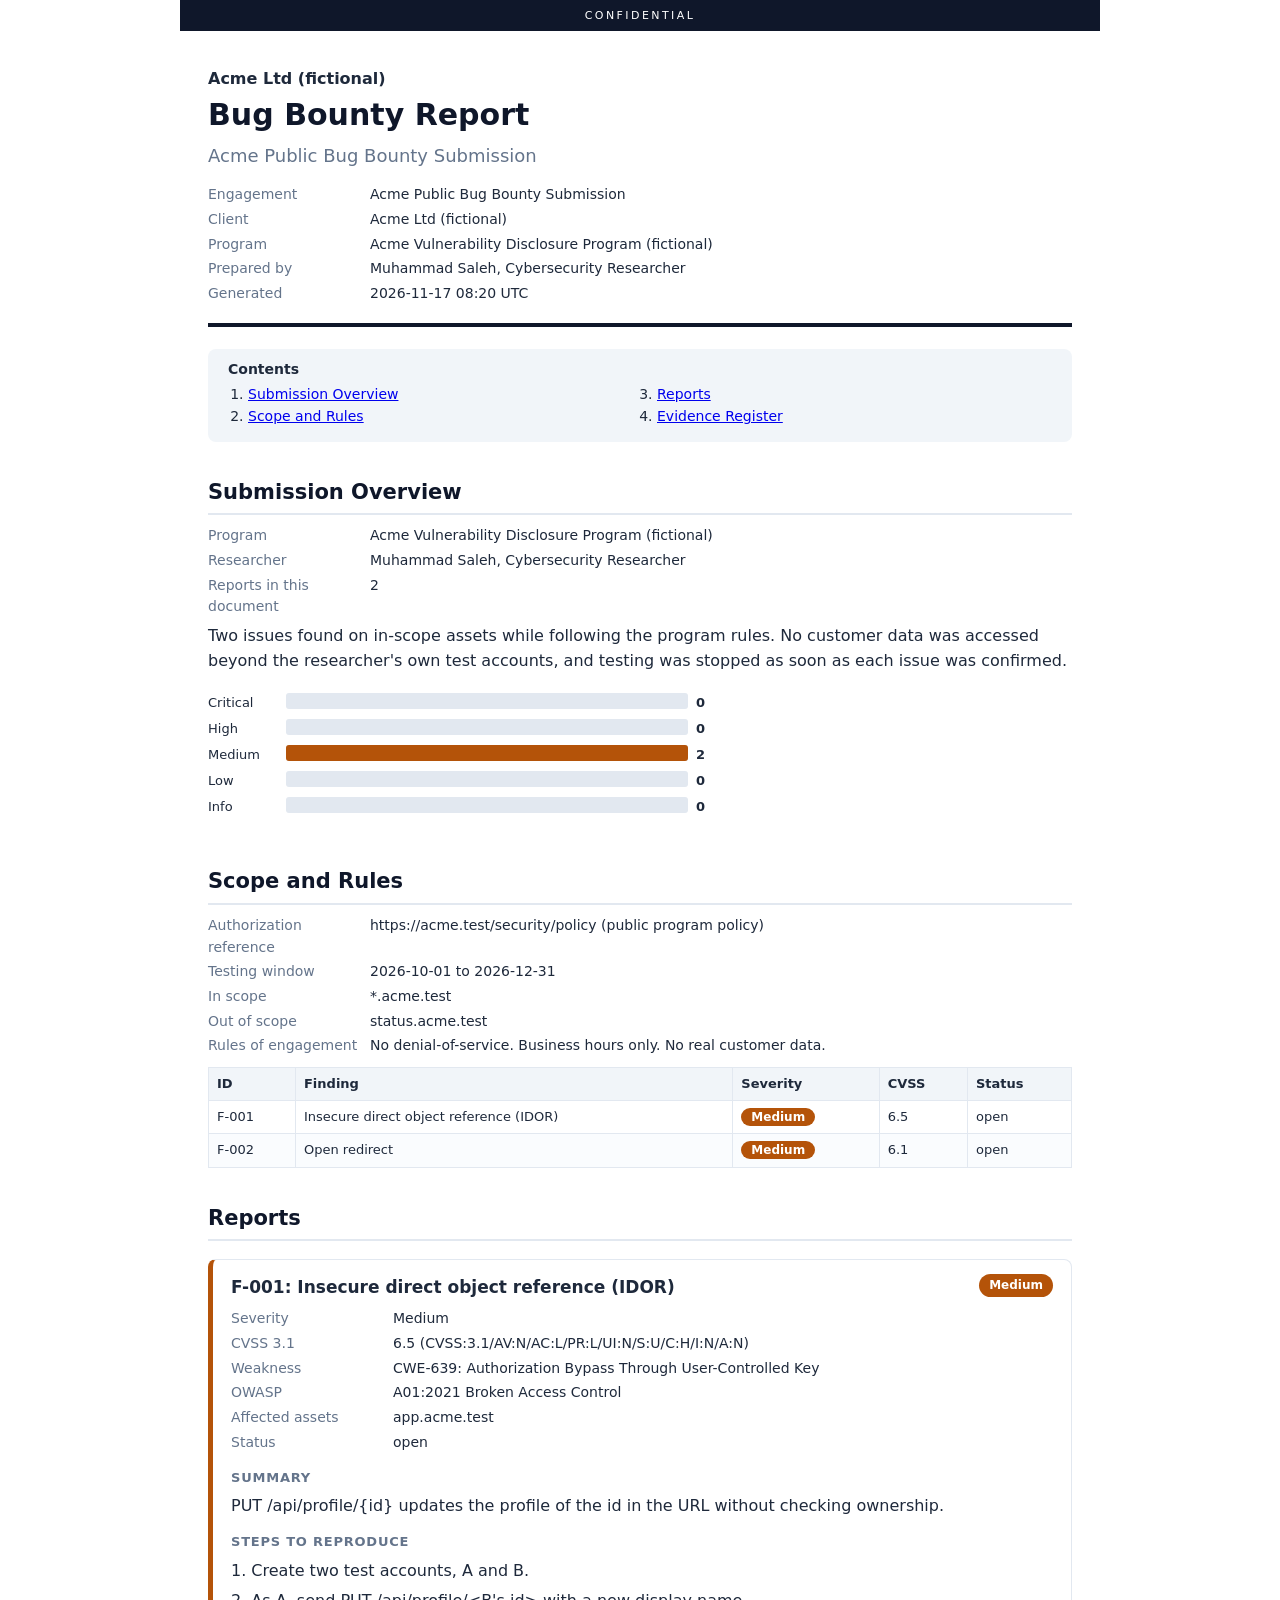
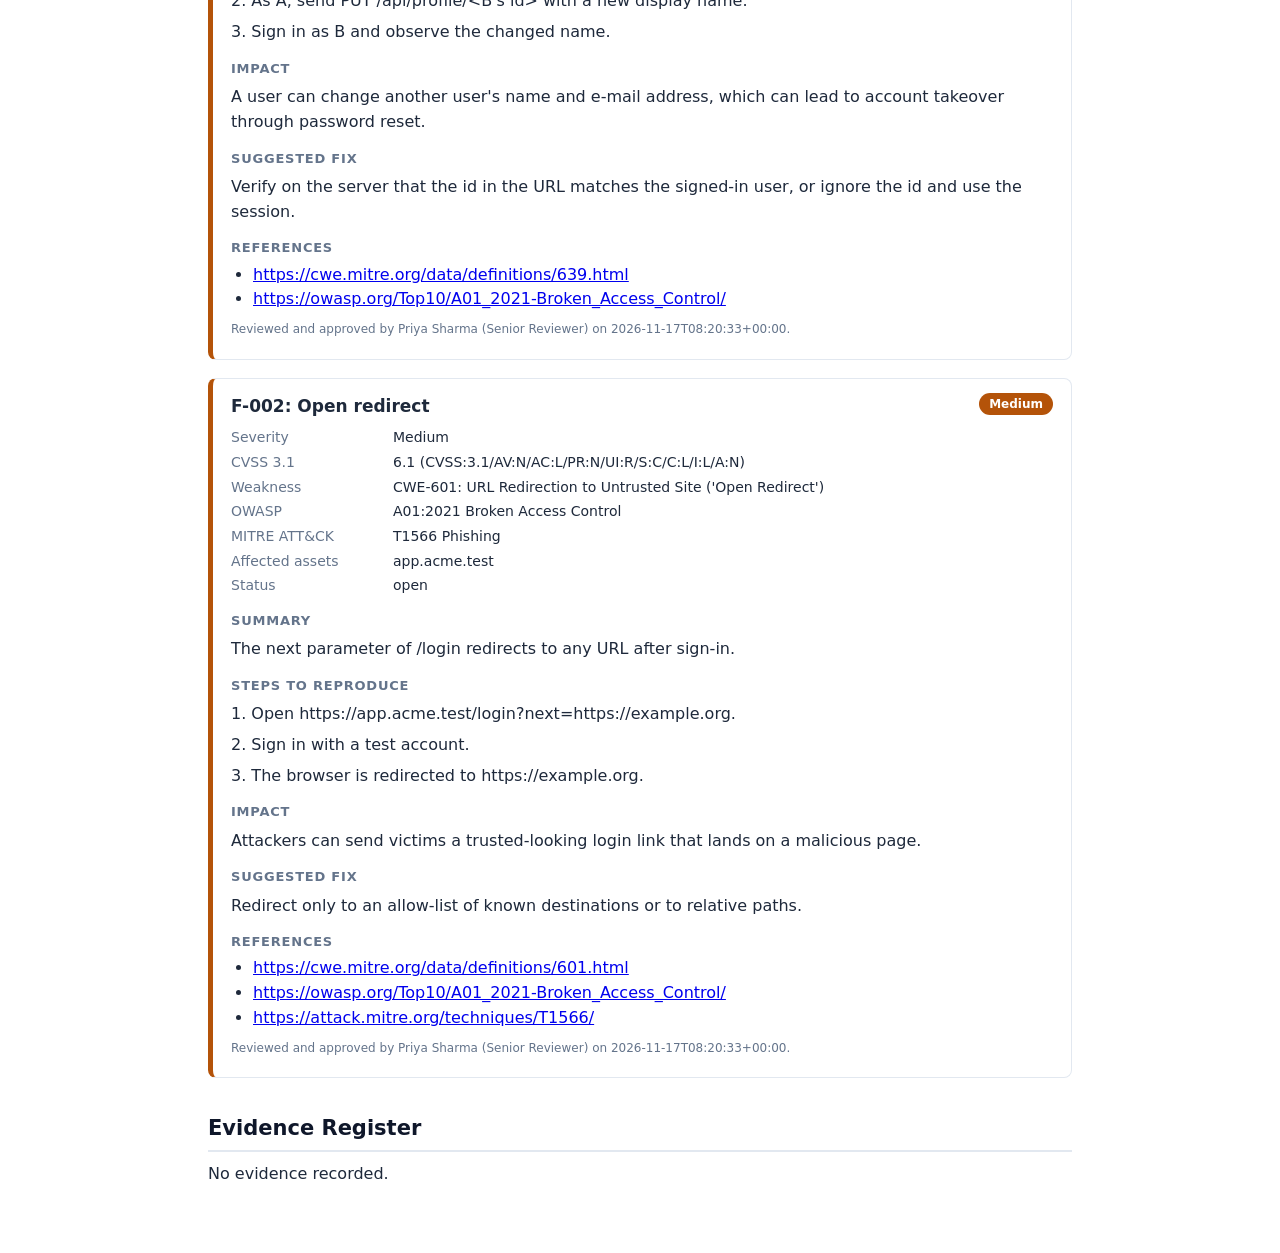
<file: demo_workspace/bugbounty-submission/reports/bugbounty_Acme_Ltd_fictional__Acme_Public_Bug_Bounty_Submission.html>
<!doctype html><html lang='en'><head><meta charset='utf-8'><meta name='viewport' content='width=device-width,initial-scale=1'><meta name='robots' content='noindex'><title>Bug Bounty Report - Acme Ltd (fictional)</title><style>
:root{--ink:#1e293b;--muted:#64748b;--line:#e2e8f0;--soft:#f1f5f9;--brand:#0f172a}
*{box-sizing:border-box}
body{font-family:"Segoe UI",system-ui,-apple-system,Arial,sans-serif;color:var(--ink);line-height:1.55;
 max-width:920px;margin:0 auto;padding:0 28px 60px;background:#fff}
.banner{background:var(--brand);color:#fff;text-align:center;letter-spacing:.22em;font-size:11px;
 padding:7px;margin:0 -28px}
.cover{padding:36px 0 18px;border-bottom:4px solid var(--brand);margin-bottom:22px}
.cover h1{font-size:30px;margin:0 0 4px;color:var(--brand)}
.cover .sub{font-size:18px;color:var(--muted);margin-bottom:14px}
.meta{display:grid;grid-template-columns:150px 1fr;gap:3px 12px;font-size:14px;margin:0}
.meta dt{color:var(--muted)}.meta dd{margin:0}
h2{font-size:21px;margin:34px 0 10px;padding-bottom:5px;border-bottom:2px solid var(--line);color:var(--brand)}
h3{font-size:17px;margin:0 0 8px;display:flex;gap:10px;align-items:flex-start;justify-content:space-between}
h4{font-size:13px;text-transform:uppercase;letter-spacing:.06em;color:var(--muted);margin:14px 0 4px}
p{margin:6px 0}.small{font-size:12px;color:var(--muted)}
.sev{color:#fff;padding:2px 10px;border-radius:999px;font-size:12px;font-weight:700;white-space:nowrap}
.finding{border:1px solid var(--line);border-left:5px solid var(--muted);border-radius:8px;
 padding:14px 18px;margin:18px 0;break-inside:avoid-page}
table{border-collapse:collapse;width:100%;font-size:13px;margin:10px 0}
th,td{border:1px solid var(--line);padding:6px 8px;text-align:left;vertical-align:top;overflow-wrap:anywhere}
th{background:var(--soft)}tr:nth-child(even) td{background:#fafcfe}
code,.mono{font-family:Consolas,Menlo,monospace;font-size:11.5px}
.note{padding:9px 12px;border-radius:6px;margin:10px 0;font-size:14px}
.note.draft{background:#fef3c7;border:1px solid #f59e0b}.note.info{background:#e0f2fe;border:1px solid #38bdf8}
.toc{background:var(--soft);border-radius:8px;padding:10px 20px;font-size:14px;margin:16px 0}
.toc ol{margin:4px 0;padding-left:20px;columns:2}
.chart{margin:12px 0}
ul{margin:4px 0 8px;padding-left:22px}
@media print{body{padding:0;max-width:none}.banner{position:fixed;top:0;left:0;right:0;margin:0}
 .cover{padding-top:40px}h2{break-after:avoid}.toc{display:none}}
@page{margin:16mm 14mm}
</style></head><body style='--brand:#0f172a'><div class='banner'>CONFIDENTIAL</div><header class='cover'><div class='brand-row'><strong>Acme Ltd (fictional)</strong></div><h1>Bug Bounty Report</h1><div class='sub'>Acme Public Bug Bounty Submission</div><dl class='meta'><dt>Engagement</dt><dd>Acme Public Bug Bounty Submission</dd><dt>Client</dt><dd>Acme Ltd (fictional)</dd><dt>Program</dt><dd>Acme Vulnerability Disclosure Program (fictional)</dd><dt>Prepared by</dt><dd>Muhammad Saleh, Cybersecurity Researcher</dd><dt>Generated</dt><dd>2026-11-17 08:20 UTC</dd></dl></header><nav class='toc'><b>Contents</b><ol><li><a href='#submission-overview'>Submission Overview</a></li><li><a href='#scope-and-rules'>Scope and Rules</a></li><li><a href='#reports'>Reports</a></li><li><a href='#evidence-register'>Evidence Register</a></li></ol></nav><h2 id='submission-overview'>Submission Overview</h2><dl class='meta'><dt>Program</dt><dd>Acme Vulnerability Disclosure Program (fictional)</dd><dt>Researcher</dt><dd>Muhammad Saleh, Cybersecurity Researcher</dd><dt>Reports in this document</dt><dd>2</dd></dl><p>Two issues found on in-scope assets while following the program rules. No customer data was accessed beyond the researcher&#x27;s own test accounts, and testing was stopped as soon as each issue was confirmed.</p><div class='chart'><svg xmlns="http://www.w3.org/2000/svg" viewBox="0 0 520 138" width="520" role="img" aria-label="Findings by severity, 2 in total"><text x="0" y="21" font-size="13" fill="#1e293b">Critical</text><rect x="78" y="7" width="402" height="16" rx="3" fill="#e2e8f0"/><text x="488" y="21" font-size="13" font-weight="600" fill="#1e293b">0</text><text x="0" y="47" font-size="13" fill="#1e293b">High</text><rect x="78" y="33" width="402" height="16" rx="3" fill="#e2e8f0"/><text x="488" y="47" font-size="13" font-weight="600" fill="#1e293b">0</text><text x="0" y="73" font-size="13" fill="#1e293b">Medium</text><rect x="78" y="59" width="402" height="16" rx="3" fill="#e2e8f0"/><rect x="78" y="59" width="402" height="16" rx="3" fill="#b45309"/><text x="488" y="73" font-size="13" font-weight="600" fill="#1e293b">2</text><text x="0" y="99" font-size="13" fill="#1e293b">Low</text><rect x="78" y="85" width="402" height="16" rx="3" fill="#e2e8f0"/><text x="488" y="99" font-size="13" font-weight="600" fill="#1e293b">0</text><text x="0" y="125" font-size="13" fill="#1e293b">Info</text><rect x="78" y="111" width="402" height="16" rx="3" fill="#e2e8f0"/><text x="488" y="125" font-size="13" font-weight="600" fill="#1e293b">0</text></svg></div><h2 id='scope-and-rules'>Scope and Rules</h2><dl class='meta'><dt>Authorization reference</dt><dd>https://acme.test/security/policy (public program policy)</dd><dt>Testing window</dt><dd>2026-10-01 to 2026-12-31</dd><dt>In scope</dt><dd>*.acme.test</dd><dt>Out of scope</dt><dd>status.acme.test</dd><dt>Rules of engagement</dt><dd>No denial-of-service. Business hours only. No real customer data.</dd></dl><table><thead><tr><th>ID</th><th>Finding</th><th>Severity</th><th>CVSS</th><th>Status</th></tr></thead><tbody><tr><td>F-001</td><td>Insecure direct object reference (IDOR)</td><td><span class='sev' style='background:#b45309'>Medium</span></td><td>6.5</td><td>open</td></tr><tr><td>F-002</td><td>Open redirect</td><td><span class='sev' style='background:#b45309'>Medium</span></td><td>6.1</td><td>open</td></tr></tbody></table><h2 id='reports'>Reports</h2><div class='finding' id='F-001' style='border-left-color:#b45309'><h3><span>F-001: Insecure direct object reference (IDOR)</span><span class='sev' style='background:#b45309'>Medium</span></h3><dl class='meta'><dt>Severity</dt><dd>Medium</dd><dt>CVSS 3.1</dt><dd>6.5  (CVSS:3.1/AV:N/AC:L/PR:L/UI:N/S:U/C:H/I:N/A:N)</dd><dt>Weakness</dt><dd>CWE-639: Authorization Bypass Through User-Controlled Key</dd><dt>OWASP</dt><dd>A01:2021 Broken Access Control</dd><dt>Affected assets</dt><dd>app.acme.test</dd><dt>Status</dt><dd>open</dd></dl><h4>Summary</h4><p>PUT /api/profile/{id} updates the profile of the id in the URL without checking ownership.</p><h4>Steps to reproduce</h4><p>1. Create two test accounts, A and B.</p><p>2. As A, send PUT /api/profile/&lt;B&#x27;s id&gt; with a new display name.</p><p>3. Sign in as B and observe the changed name.</p><h4>Impact</h4><p>A user can change another user&#x27;s name and e-mail address, which can lead to account takeover through password reset.</p><h4>Suggested fix</h4><p>Verify on the server that the id in the URL matches the signed-in user, or ignore the id and use the session.</p><h4>References</h4><ul><li><a href="https://cwe.mitre.org/data/definitions/639.html" rel="noopener noreferrer" target="_blank">https://cwe.mitre.org/data/definitions/639.html</a></li><li><a href="https://owasp.org/Top10/A01_2021-Broken_Access_Control/" rel="noopener noreferrer" target="_blank">https://owasp.org/Top10/A01_2021-Broken_Access_Control/</a></li></ul><p class='small'>Reviewed and approved by Priya Sharma (Senior Reviewer) on 2026-11-17T08:20:33+00:00.</p></div><div class='finding' id='F-002' style='border-left-color:#b45309'><h3><span>F-002: Open redirect</span><span class='sev' style='background:#b45309'>Medium</span></h3><dl class='meta'><dt>Severity</dt><dd>Medium</dd><dt>CVSS 3.1</dt><dd>6.1  (CVSS:3.1/AV:N/AC:L/PR:N/UI:R/S:C/C:L/I:L/A:N)</dd><dt>Weakness</dt><dd>CWE-601: URL Redirection to Untrusted Site (&#x27;Open Redirect&#x27;)</dd><dt>OWASP</dt><dd>A01:2021 Broken Access Control</dd><dt>MITRE ATT&amp;CK</dt><dd>T1566 Phishing</dd><dt>Affected assets</dt><dd>app.acme.test</dd><dt>Status</dt><dd>open</dd></dl><h4>Summary</h4><p>The next parameter of /login redirects to any URL after sign-in.</p><h4>Steps to reproduce</h4><p>1. Open https://app.acme.test/login?next=https://example.org.</p><p>2. Sign in with a test account.</p><p>3. The browser is redirected to https://example.org.</p><h4>Impact</h4><p>Attackers can send victims a trusted-looking login link that lands on a malicious page.</p><h4>Suggested fix</h4><p>Redirect only to an allow-list of known destinations or to relative paths.</p><h4>References</h4><ul><li><a href="https://cwe.mitre.org/data/definitions/601.html" rel="noopener noreferrer" target="_blank">https://cwe.mitre.org/data/definitions/601.html</a></li><li><a href="https://owasp.org/Top10/A01_2021-Broken_Access_Control/" rel="noopener noreferrer" target="_blank">https://owasp.org/Top10/A01_2021-Broken_Access_Control/</a></li><li><a href="https://attack.mitre.org/techniques/T1566/" rel="noopener noreferrer" target="_blank">https://attack.mitre.org/techniques/T1566/</a></li></ul><p class='small'>Reviewed and approved by Priya Sharma (Senior Reviewer) on 2026-11-17T08:20:33+00:00.</p></div><h2 id='evidence-register'>Evidence Register</h2><p>No evidence recorded.</p></body></html>
</file>
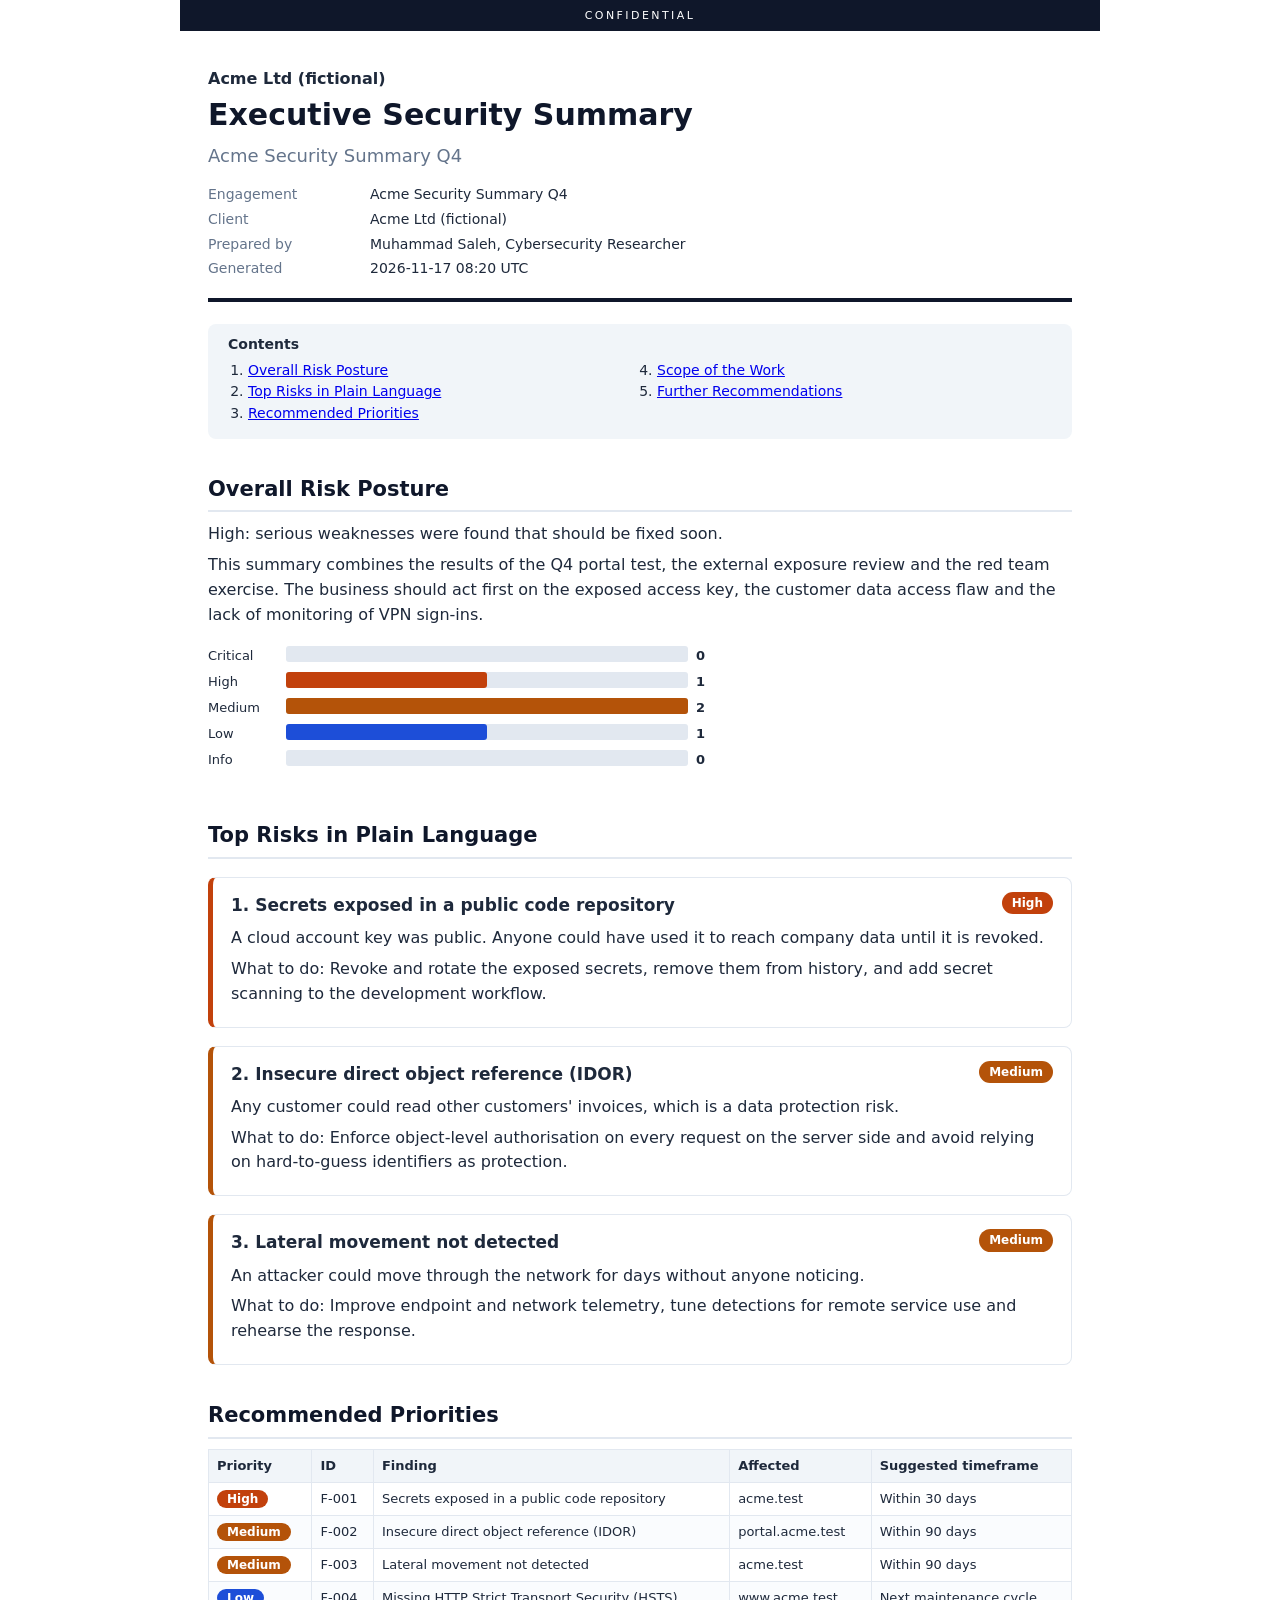
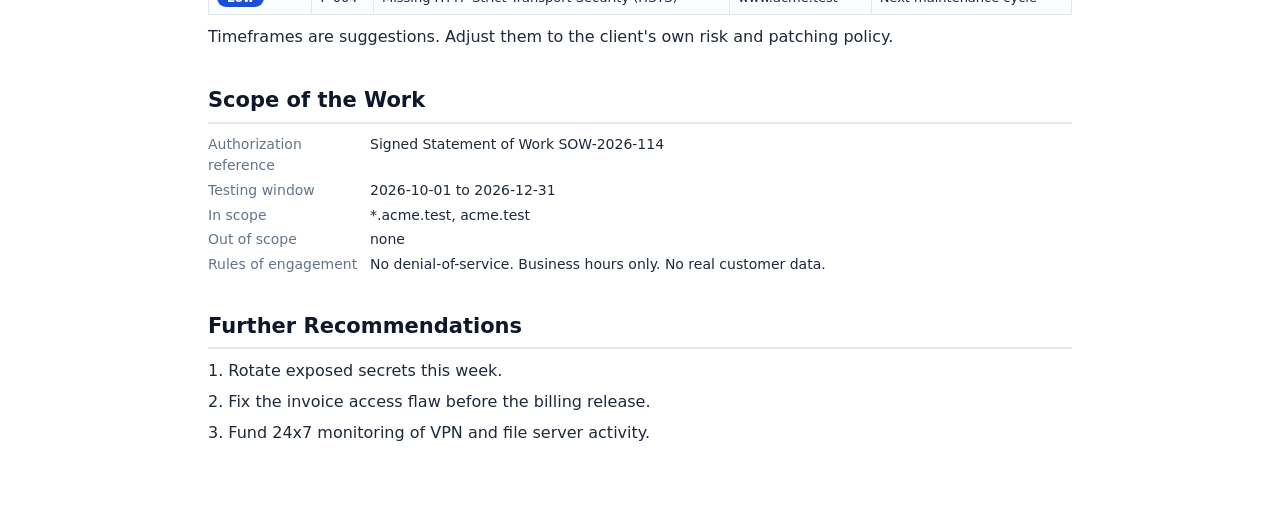
<file: demo_workspace/executive-summary/reports/executive_Acme_Ltd_fictional__Acme_Security_Summary_Q4.html>
<!doctype html><html lang='en'><head><meta charset='utf-8'><meta name='viewport' content='width=device-width,initial-scale=1'><meta name='robots' content='noindex'><title>Executive Security Summary - Acme Ltd (fictional)</title><style>
:root{--ink:#1e293b;--muted:#64748b;--line:#e2e8f0;--soft:#f1f5f9;--brand:#0f172a}
*{box-sizing:border-box}
body{font-family:"Segoe UI",system-ui,-apple-system,Arial,sans-serif;color:var(--ink);line-height:1.55;
 max-width:920px;margin:0 auto;padding:0 28px 60px;background:#fff}
.banner{background:var(--brand);color:#fff;text-align:center;letter-spacing:.22em;font-size:11px;
 padding:7px;margin:0 -28px}
.cover{padding:36px 0 18px;border-bottom:4px solid var(--brand);margin-bottom:22px}
.cover h1{font-size:30px;margin:0 0 4px;color:var(--brand)}
.cover .sub{font-size:18px;color:var(--muted);margin-bottom:14px}
.meta{display:grid;grid-template-columns:150px 1fr;gap:3px 12px;font-size:14px;margin:0}
.meta dt{color:var(--muted)}.meta dd{margin:0}
h2{font-size:21px;margin:34px 0 10px;padding-bottom:5px;border-bottom:2px solid var(--line);color:var(--brand)}
h3{font-size:17px;margin:0 0 8px;display:flex;gap:10px;align-items:flex-start;justify-content:space-between}
h4{font-size:13px;text-transform:uppercase;letter-spacing:.06em;color:var(--muted);margin:14px 0 4px}
p{margin:6px 0}.small{font-size:12px;color:var(--muted)}
.sev{color:#fff;padding:2px 10px;border-radius:999px;font-size:12px;font-weight:700;white-space:nowrap}
.finding{border:1px solid var(--line);border-left:5px solid var(--muted);border-radius:8px;
 padding:14px 18px;margin:18px 0;break-inside:avoid-page}
table{border-collapse:collapse;width:100%;font-size:13px;margin:10px 0}
th,td{border:1px solid var(--line);padding:6px 8px;text-align:left;vertical-align:top;overflow-wrap:anywhere}
th{background:var(--soft)}tr:nth-child(even) td{background:#fafcfe}
code,.mono{font-family:Consolas,Menlo,monospace;font-size:11.5px}
.note{padding:9px 12px;border-radius:6px;margin:10px 0;font-size:14px}
.note.draft{background:#fef3c7;border:1px solid #f59e0b}.note.info{background:#e0f2fe;border:1px solid #38bdf8}
.toc{background:var(--soft);border-radius:8px;padding:10px 20px;font-size:14px;margin:16px 0}
.toc ol{margin:4px 0;padding-left:20px;columns:2}
.chart{margin:12px 0}
ul{margin:4px 0 8px;padding-left:22px}
@media print{body{padding:0;max-width:none}.banner{position:fixed;top:0;left:0;right:0;margin:0}
 .cover{padding-top:40px}h2{break-after:avoid}.toc{display:none}}
@page{margin:16mm 14mm}
</style></head><body style='--brand:#0f172a'><div class='banner'>CONFIDENTIAL</div><header class='cover'><div class='brand-row'><strong>Acme Ltd (fictional)</strong></div><h1>Executive Security Summary</h1><div class='sub'>Acme Security Summary Q4</div><dl class='meta'><dt>Engagement</dt><dd>Acme Security Summary Q4</dd><dt>Client</dt><dd>Acme Ltd (fictional)</dd><dt>Prepared by</dt><dd>Muhammad Saleh, Cybersecurity Researcher</dd><dt>Generated</dt><dd>2026-11-17 08:20 UTC</dd></dl></header><nav class='toc'><b>Contents</b><ol><li><a href='#overall-risk-posture'>Overall Risk Posture</a></li><li><a href='#top-risks-in-plain-language'>Top Risks in Plain Language</a></li><li><a href='#recommended-priorities'>Recommended Priorities</a></li><li><a href='#scope-of-the-work'>Scope of the Work</a></li><li><a href='#further-recommendations'>Further Recommendations</a></li></ol></nav><h2 id='overall-risk-posture'>Overall Risk Posture</h2><p>High: serious weaknesses were found that should be fixed soon.</p><p>This summary combines the results of the Q4 portal test, the external exposure review and the red team exercise. The business should act first on the exposed access key, the customer data access flaw and the lack of monitoring of VPN sign-ins.</p><div class='chart'><svg xmlns="http://www.w3.org/2000/svg" viewBox="0 0 520 138" width="520" role="img" aria-label="Findings by severity, 4 in total"><text x="0" y="21" font-size="13" fill="#1e293b">Critical</text><rect x="78" y="7" width="402" height="16" rx="3" fill="#e2e8f0"/><text x="488" y="21" font-size="13" font-weight="600" fill="#1e293b">0</text><text x="0" y="47" font-size="13" fill="#1e293b">High</text><rect x="78" y="33" width="402" height="16" rx="3" fill="#e2e8f0"/><rect x="78" y="33" width="201" height="16" rx="3" fill="#c2410c"/><text x="488" y="47" font-size="13" font-weight="600" fill="#1e293b">1</text><text x="0" y="73" font-size="13" fill="#1e293b">Medium</text><rect x="78" y="59" width="402" height="16" rx="3" fill="#e2e8f0"/><rect x="78" y="59" width="402" height="16" rx="3" fill="#b45309"/><text x="488" y="73" font-size="13" font-weight="600" fill="#1e293b">2</text><text x="0" y="99" font-size="13" fill="#1e293b">Low</text><rect x="78" y="85" width="402" height="16" rx="3" fill="#e2e8f0"/><rect x="78" y="85" width="201" height="16" rx="3" fill="#1d4ed8"/><text x="488" y="99" font-size="13" font-weight="600" fill="#1e293b">1</text><text x="0" y="125" font-size="13" fill="#1e293b">Info</text><rect x="78" y="111" width="402" height="16" rx="3" fill="#e2e8f0"/><text x="488" y="125" font-size="13" font-weight="600" fill="#1e293b">0</text></svg></div><h2 id='top-risks-in-plain-language'>Top Risks in Plain Language</h2><div class='finding' id='F-001' style='border-left-color:#c2410c'><h3><span>1. Secrets exposed in a public code repository</span><span class='sev' style='background:#c2410c'>High</span></h3><p>A cloud account key was public. Anyone could have used it to reach company data until it is revoked.</p><p>What to do: Revoke and rotate the exposed secrets, remove them from history, and add secret scanning to the development workflow.</p></div><div class='finding' id='F-002' style='border-left-color:#b45309'><h3><span>2. Insecure direct object reference (IDOR)</span><span class='sev' style='background:#b45309'>Medium</span></h3><p>Any customer could read other customers&#x27; invoices, which is a data protection risk.</p><p>What to do: Enforce object-level authorisation on every request on the server side and avoid relying on hard-to-guess identifiers as protection.</p></div><div class='finding' id='F-003' style='border-left-color:#b45309'><h3><span>3. Lateral movement not detected</span><span class='sev' style='background:#b45309'>Medium</span></h3><p>An attacker could move through the network for days without anyone noticing.</p><p>What to do: Improve endpoint and network telemetry, tune detections for remote service use and rehearse the response.</p></div><h2 id='recommended-priorities'>Recommended Priorities</h2><table><thead><tr><th>Priority</th><th>ID</th><th>Finding</th><th>Affected</th><th>Suggested timeframe</th></tr></thead><tbody><tr><td><span class='sev' style='background:#c2410c'>High</span></td><td>F-001</td><td>Secrets exposed in a public code repository</td><td>acme.test</td><td>Within 30 days</td></tr><tr><td><span class='sev' style='background:#b45309'>Medium</span></td><td>F-002</td><td>Insecure direct object reference (IDOR)</td><td>portal.acme.test</td><td>Within 90 days</td></tr><tr><td><span class='sev' style='background:#b45309'>Medium</span></td><td>F-003</td><td>Lateral movement not detected</td><td>acme.test</td><td>Within 90 days</td></tr><tr><td><span class='sev' style='background:#1d4ed8'>Low</span></td><td>F-004</td><td>Missing HTTP Strict Transport Security (HSTS)</td><td>www.acme.test</td><td>Next maintenance cycle</td></tr></tbody></table><p>Timeframes are suggestions. Adjust them to the client&#x27;s own risk and patching policy.</p><h2 id='scope-of-the-work'>Scope of the Work</h2><dl class='meta'><dt>Authorization reference</dt><dd>Signed Statement of Work SOW-2026-114</dd><dt>Testing window</dt><dd>2026-10-01 to 2026-12-31</dd><dt>In scope</dt><dd>*.acme.test, acme.test</dd><dt>Out of scope</dt><dd>none</dd><dt>Rules of engagement</dt><dd>No denial-of-service. Business hours only. No real customer data.</dd></dl><h2 id='further-recommendations'>Further Recommendations</h2><p>1. Rotate exposed secrets this week.</p><p>2. Fix the invoice access flaw before the billing release.</p><p>3. Fund 24x7 monitoring of VPN and file server activity.</p></body></html>
</file>
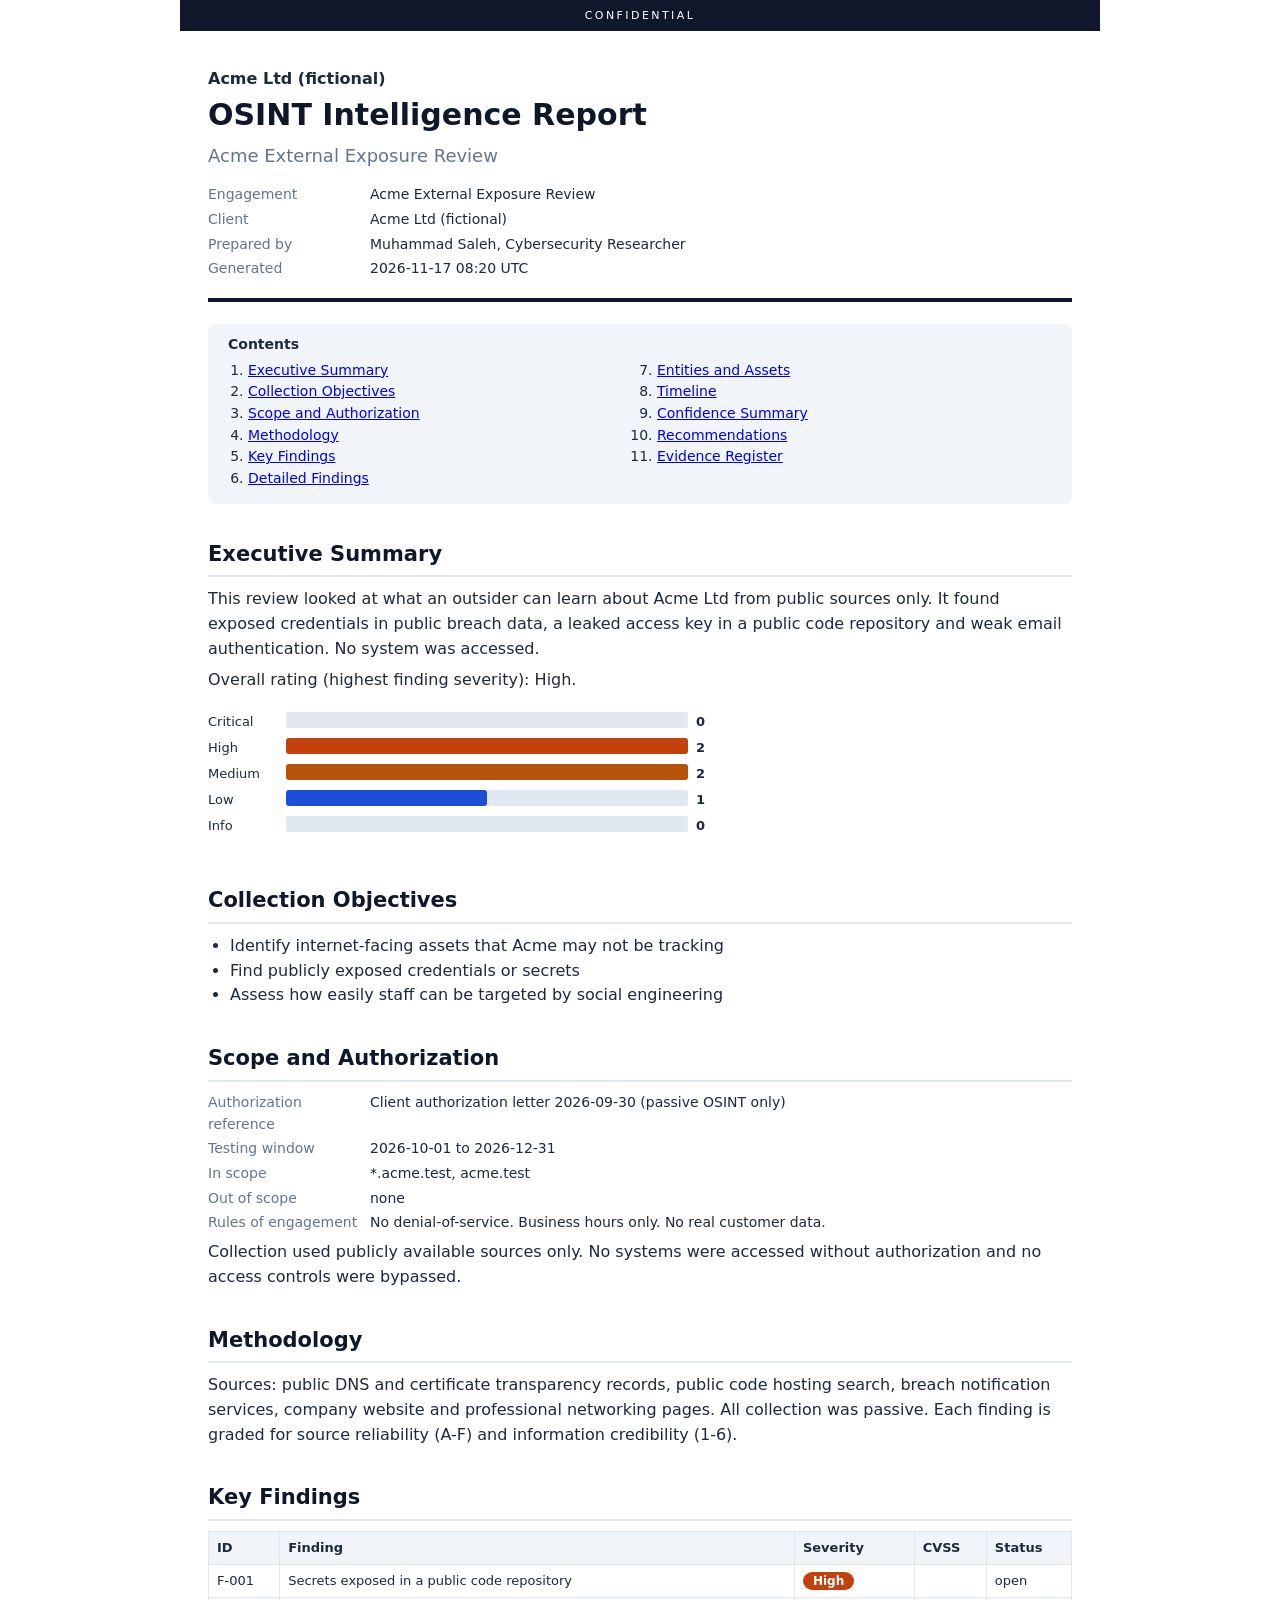
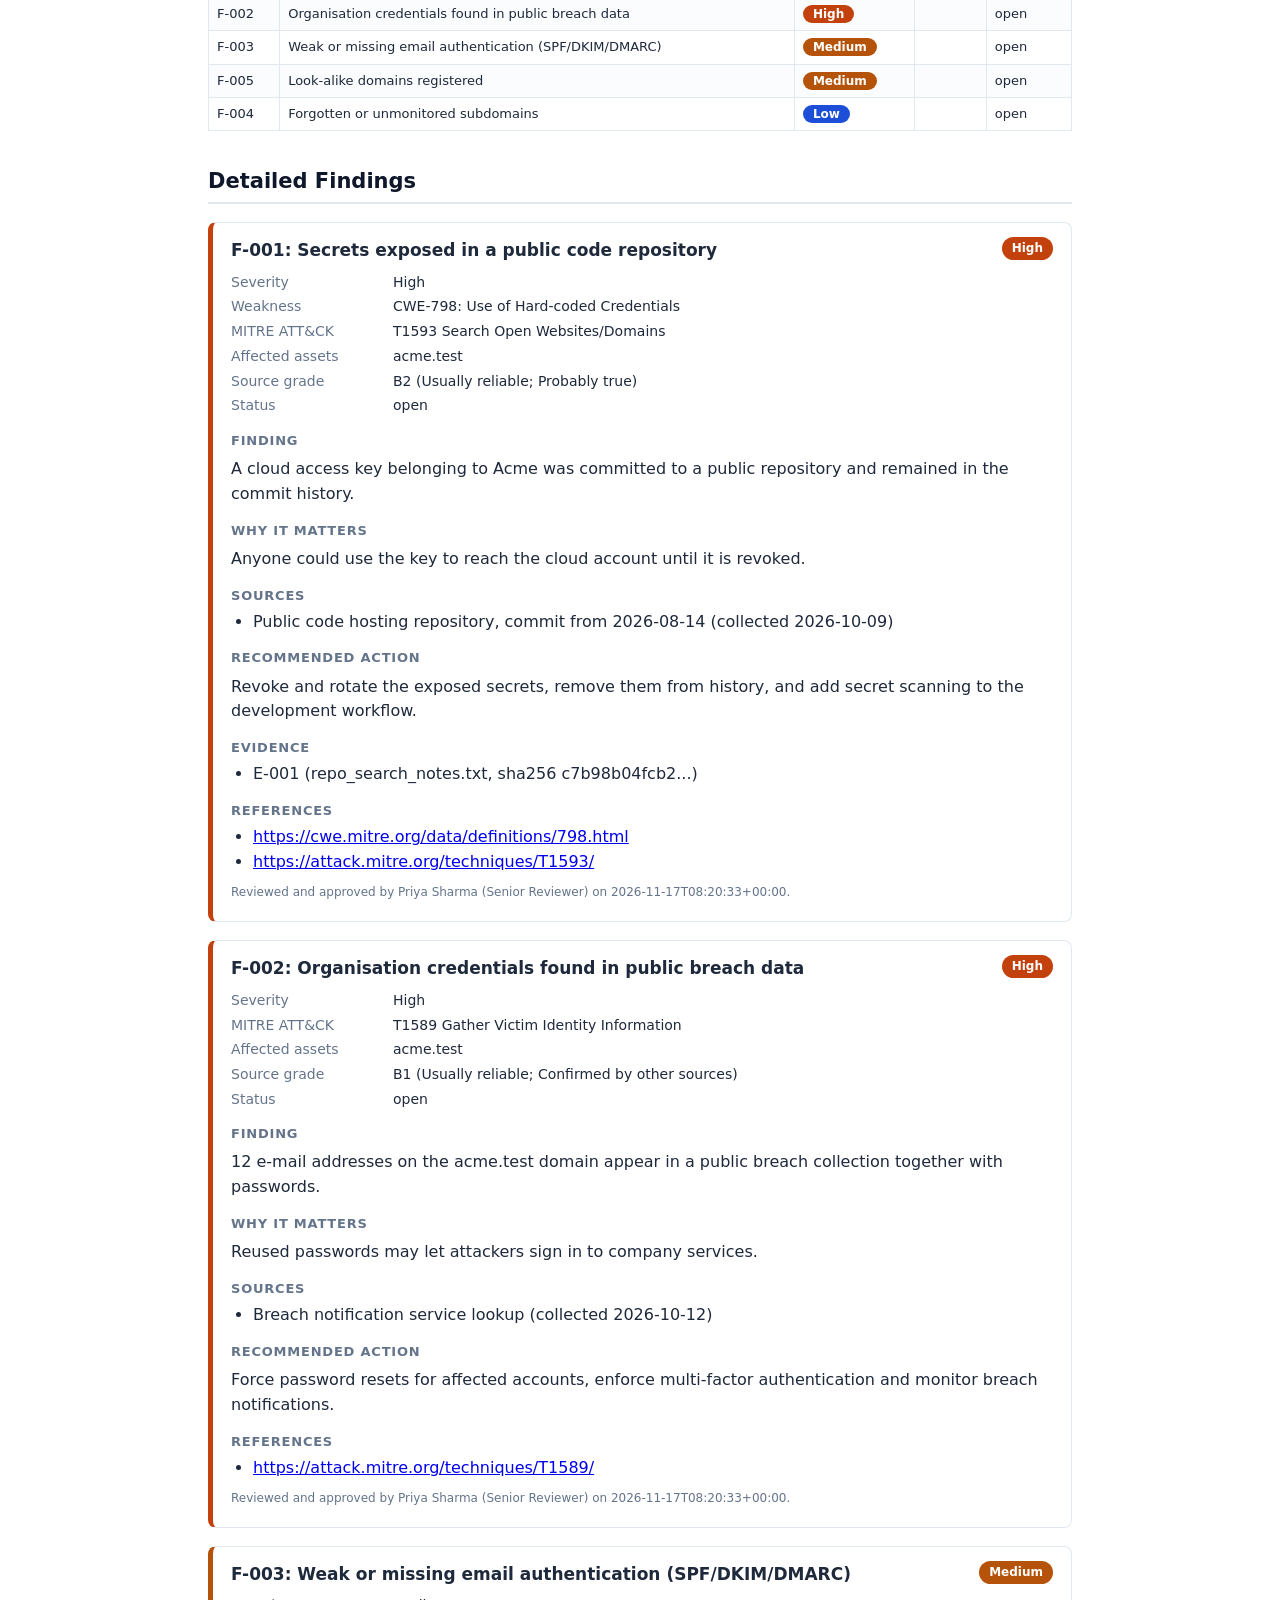
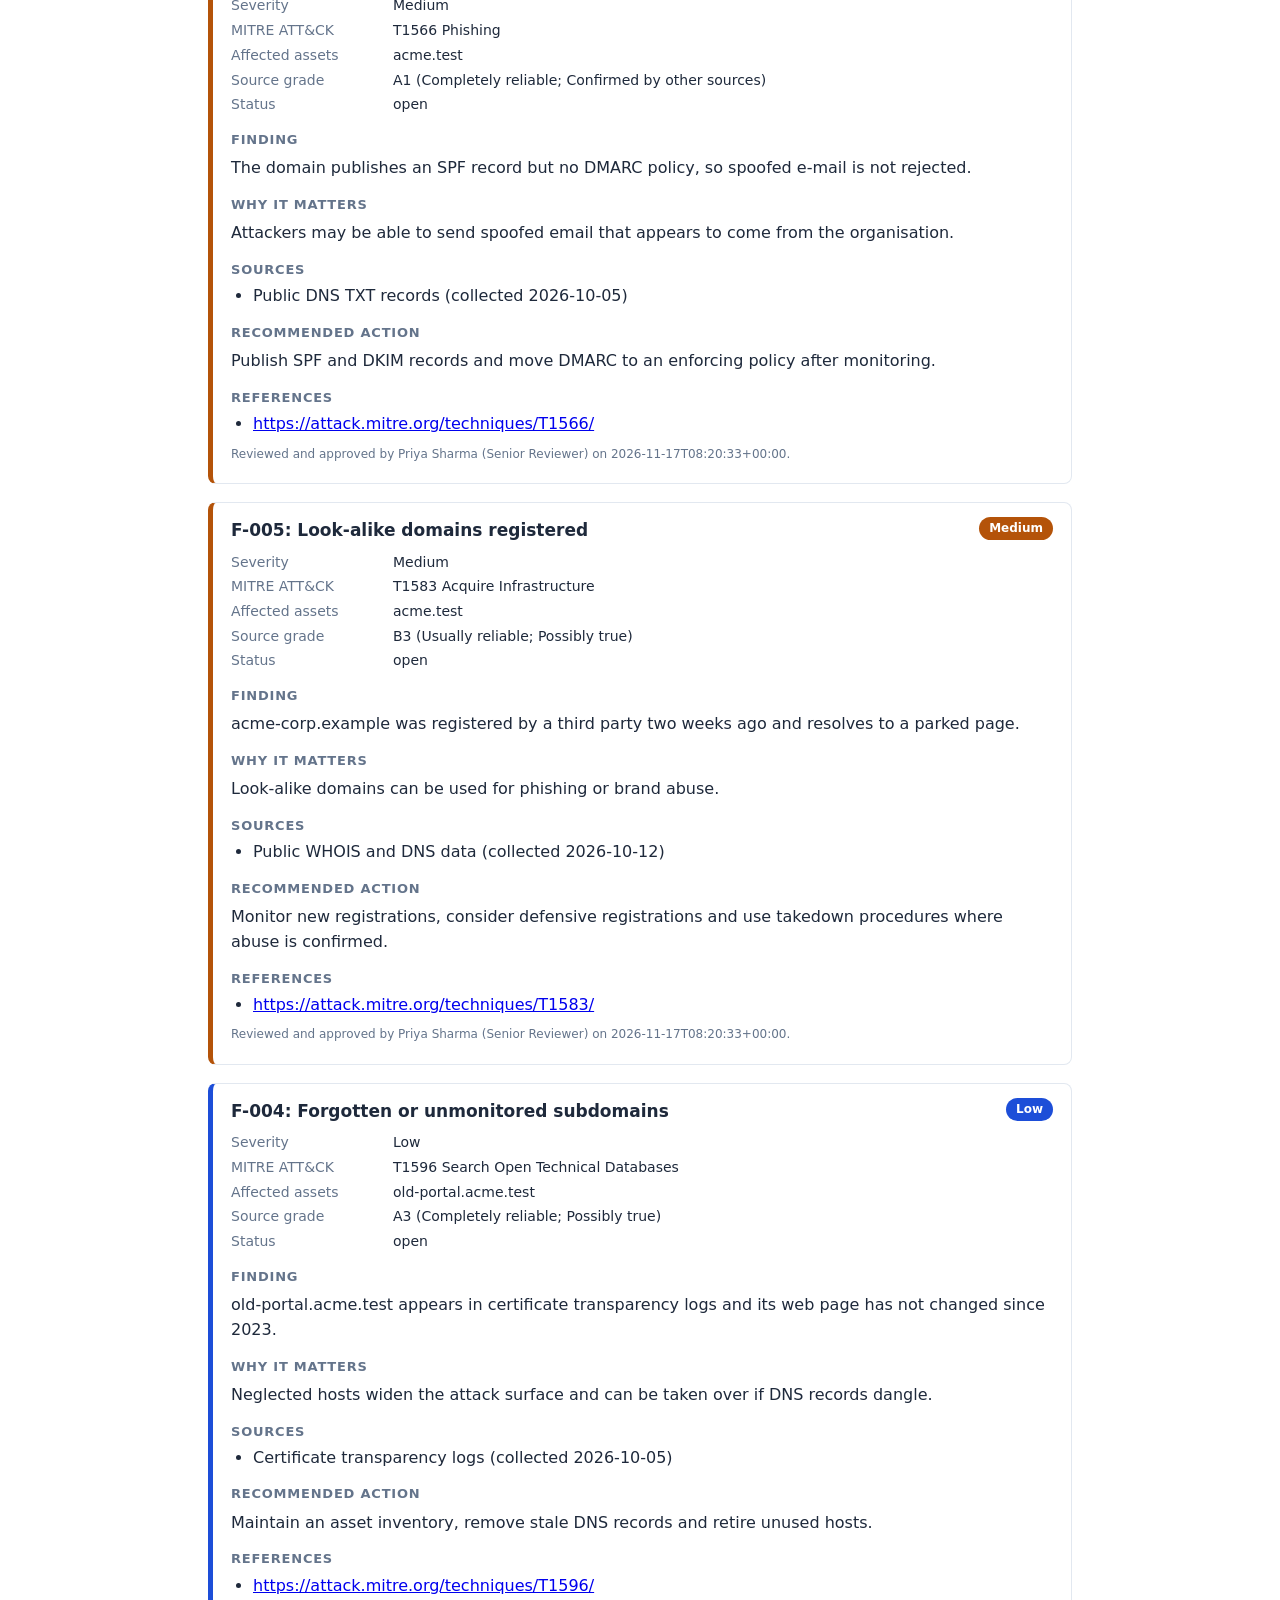
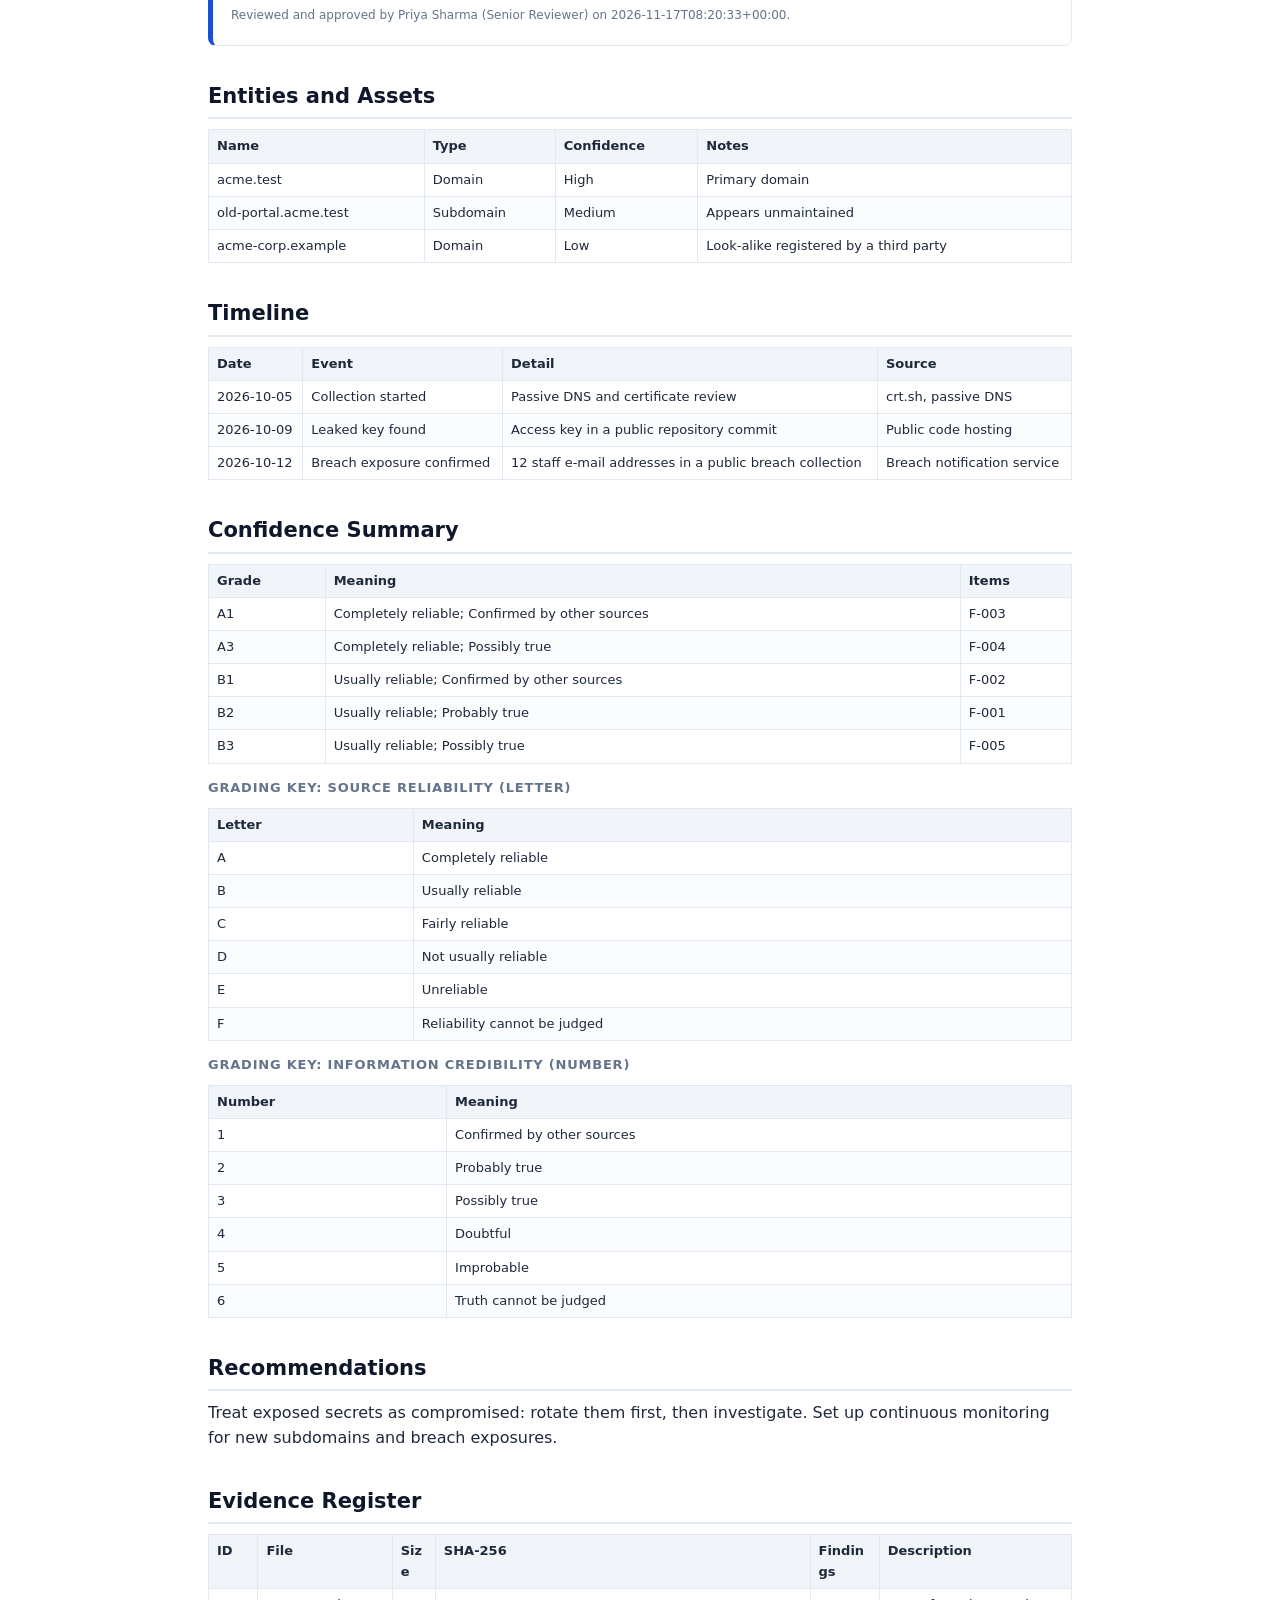
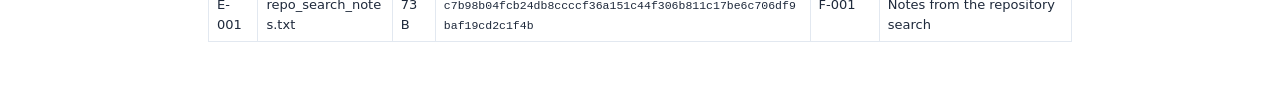
<file: demo_workspace/osint-exposure/reports/osint_Acme_Ltd_fictional__Acme_External_Exposure_Review.html>
<!doctype html><html lang='en'><head><meta charset='utf-8'><meta name='viewport' content='width=device-width,initial-scale=1'><meta name='robots' content='noindex'><title>OSINT Intelligence Report - Acme Ltd (fictional)</title><style>
:root{--ink:#1e293b;--muted:#64748b;--line:#e2e8f0;--soft:#f1f5f9;--brand:#0f172a}
*{box-sizing:border-box}
body{font-family:"Segoe UI",system-ui,-apple-system,Arial,sans-serif;color:var(--ink);line-height:1.55;
 max-width:920px;margin:0 auto;padding:0 28px 60px;background:#fff}
.banner{background:var(--brand);color:#fff;text-align:center;letter-spacing:.22em;font-size:11px;
 padding:7px;margin:0 -28px}
.cover{padding:36px 0 18px;border-bottom:4px solid var(--brand);margin-bottom:22px}
.cover h1{font-size:30px;margin:0 0 4px;color:var(--brand)}
.cover .sub{font-size:18px;color:var(--muted);margin-bottom:14px}
.meta{display:grid;grid-template-columns:150px 1fr;gap:3px 12px;font-size:14px;margin:0}
.meta dt{color:var(--muted)}.meta dd{margin:0}
h2{font-size:21px;margin:34px 0 10px;padding-bottom:5px;border-bottom:2px solid var(--line);color:var(--brand)}
h3{font-size:17px;margin:0 0 8px;display:flex;gap:10px;align-items:flex-start;justify-content:space-between}
h4{font-size:13px;text-transform:uppercase;letter-spacing:.06em;color:var(--muted);margin:14px 0 4px}
p{margin:6px 0}.small{font-size:12px;color:var(--muted)}
.sev{color:#fff;padding:2px 10px;border-radius:999px;font-size:12px;font-weight:700;white-space:nowrap}
.finding{border:1px solid var(--line);border-left:5px solid var(--muted);border-radius:8px;
 padding:14px 18px;margin:18px 0;break-inside:avoid-page}
table{border-collapse:collapse;width:100%;font-size:13px;margin:10px 0}
th,td{border:1px solid var(--line);padding:6px 8px;text-align:left;vertical-align:top;overflow-wrap:anywhere}
th{background:var(--soft)}tr:nth-child(even) td{background:#fafcfe}
code,.mono{font-family:Consolas,Menlo,monospace;font-size:11.5px}
.note{padding:9px 12px;border-radius:6px;margin:10px 0;font-size:14px}
.note.draft{background:#fef3c7;border:1px solid #f59e0b}.note.info{background:#e0f2fe;border:1px solid #38bdf8}
.toc{background:var(--soft);border-radius:8px;padding:10px 20px;font-size:14px;margin:16px 0}
.toc ol{margin:4px 0;padding-left:20px;columns:2}
.chart{margin:12px 0}
ul{margin:4px 0 8px;padding-left:22px}
@media print{body{padding:0;max-width:none}.banner{position:fixed;top:0;left:0;right:0;margin:0}
 .cover{padding-top:40px}h2{break-after:avoid}.toc{display:none}}
@page{margin:16mm 14mm}
</style></head><body style='--brand:#0f172a'><div class='banner'>CONFIDENTIAL</div><header class='cover'><div class='brand-row'><strong>Acme Ltd (fictional)</strong></div><h1>OSINT Intelligence Report</h1><div class='sub'>Acme External Exposure Review</div><dl class='meta'><dt>Engagement</dt><dd>Acme External Exposure Review</dd><dt>Client</dt><dd>Acme Ltd (fictional)</dd><dt>Prepared by</dt><dd>Muhammad Saleh, Cybersecurity Researcher</dd><dt>Generated</dt><dd>2026-11-17 08:20 UTC</dd></dl></header><nav class='toc'><b>Contents</b><ol><li><a href='#executive-summary'>Executive Summary</a></li><li><a href='#collection-objectives'>Collection Objectives</a></li><li><a href='#scope-and-authorization'>Scope and Authorization</a></li><li><a href='#methodology'>Methodology</a></li><li><a href='#key-findings'>Key Findings</a></li><li><a href='#detailed-findings'>Detailed Findings</a></li><li><a href='#entities-and-assets'>Entities and Assets</a></li><li><a href='#timeline'>Timeline</a></li><li><a href='#confidence-summary'>Confidence Summary</a></li><li><a href='#recommendations'>Recommendations</a></li><li><a href='#evidence-register'>Evidence Register</a></li></ol></nav><h2 id='executive-summary'>Executive Summary</h2><p>This review looked at what an outsider can learn about Acme Ltd from public sources only. It found exposed credentials in public breach data, a leaked access key in a public code repository and weak email authentication. No system was accessed.</p><p>Overall rating (highest finding severity): High.</p><div class='chart'><svg xmlns="http://www.w3.org/2000/svg" viewBox="0 0 520 138" width="520" role="img" aria-label="Findings by severity, 5 in total"><text x="0" y="21" font-size="13" fill="#1e293b">Critical</text><rect x="78" y="7" width="402" height="16" rx="3" fill="#e2e8f0"/><text x="488" y="21" font-size="13" font-weight="600" fill="#1e293b">0</text><text x="0" y="47" font-size="13" fill="#1e293b">High</text><rect x="78" y="33" width="402" height="16" rx="3" fill="#e2e8f0"/><rect x="78" y="33" width="402" height="16" rx="3" fill="#c2410c"/><text x="488" y="47" font-size="13" font-weight="600" fill="#1e293b">2</text><text x="0" y="73" font-size="13" fill="#1e293b">Medium</text><rect x="78" y="59" width="402" height="16" rx="3" fill="#e2e8f0"/><rect x="78" y="59" width="402" height="16" rx="3" fill="#b45309"/><text x="488" y="73" font-size="13" font-weight="600" fill="#1e293b">2</text><text x="0" y="99" font-size="13" fill="#1e293b">Low</text><rect x="78" y="85" width="402" height="16" rx="3" fill="#e2e8f0"/><rect x="78" y="85" width="201" height="16" rx="3" fill="#1d4ed8"/><text x="488" y="99" font-size="13" font-weight="600" fill="#1e293b">1</text><text x="0" y="125" font-size="13" fill="#1e293b">Info</text><rect x="78" y="111" width="402" height="16" rx="3" fill="#e2e8f0"/><text x="488" y="125" font-size="13" font-weight="600" fill="#1e293b">0</text></svg></div><h2 id='collection-objectives'>Collection Objectives</h2><ul><li>Identify internet-facing assets that Acme may not be tracking</li><li>Find publicly exposed credentials or secrets</li><li>Assess how easily staff can be targeted by social engineering</li></ul><h2 id='scope-and-authorization'>Scope and Authorization</h2><dl class='meta'><dt>Authorization reference</dt><dd>Client authorization letter 2026-09-30 (passive OSINT only)</dd><dt>Testing window</dt><dd>2026-10-01 to 2026-12-31</dd><dt>In scope</dt><dd>*.acme.test, acme.test</dd><dt>Out of scope</dt><dd>none</dd><dt>Rules of engagement</dt><dd>No denial-of-service. Business hours only. No real customer data.</dd></dl><p>Collection used publicly available sources only. No systems were accessed without authorization and no access controls were bypassed.</p><h2 id='methodology'>Methodology</h2><p>Sources: public DNS and certificate transparency records, public code hosting search, breach notification services, company website and professional networking pages. All collection was passive. Each finding is graded for source reliability (A-F) and information credibility (1-6).</p><h2 id='key-findings'>Key Findings</h2><table><thead><tr><th>ID</th><th>Finding</th><th>Severity</th><th>CVSS</th><th>Status</th></tr></thead><tbody><tr><td>F-001</td><td>Secrets exposed in a public code repository</td><td><span class='sev' style='background:#c2410c'>High</span></td><td></td><td>open</td></tr><tr><td>F-002</td><td>Organisation credentials found in public breach data</td><td><span class='sev' style='background:#c2410c'>High</span></td><td></td><td>open</td></tr><tr><td>F-003</td><td>Weak or missing email authentication (SPF/DKIM/DMARC)</td><td><span class='sev' style='background:#b45309'>Medium</span></td><td></td><td>open</td></tr><tr><td>F-005</td><td>Look-alike domains registered</td><td><span class='sev' style='background:#b45309'>Medium</span></td><td></td><td>open</td></tr><tr><td>F-004</td><td>Forgotten or unmonitored subdomains</td><td><span class='sev' style='background:#1d4ed8'>Low</span></td><td></td><td>open</td></tr></tbody></table><h2 id='detailed-findings'>Detailed Findings</h2><div class='finding' id='F-001' style='border-left-color:#c2410c'><h3><span>F-001: Secrets exposed in a public code repository</span><span class='sev' style='background:#c2410c'>High</span></h3><dl class='meta'><dt>Severity</dt><dd>High</dd><dt>Weakness</dt><dd>CWE-798: Use of Hard-coded Credentials</dd><dt>MITRE ATT&amp;CK</dt><dd>T1593 Search Open Websites/Domains</dd><dt>Affected assets</dt><dd>acme.test</dd><dt>Source grade</dt><dd>B2  (Usually reliable; Probably true)</dd><dt>Status</dt><dd>open</dd></dl><h4>Finding</h4><p>A cloud access key belonging to Acme was committed to a public repository and remained in the commit history.</p><h4>Why it matters</h4><p>Anyone could use the key to reach the cloud account until it is revoked.</p><h4>Sources</h4><ul><li>Public code hosting repository, commit from 2026-08-14 (collected 2026-10-09)</li></ul><h4>Recommended action</h4><p>Revoke and rotate the exposed secrets, remove them from history, and add secret scanning to the development workflow.</p><h4>Evidence</h4><ul><li>E-001 (repo_search_notes.txt, sha256 c7b98b04fcb2...)</li></ul><h4>References</h4><ul><li><a href="https://cwe.mitre.org/data/definitions/798.html" rel="noopener noreferrer" target="_blank">https://cwe.mitre.org/data/definitions/798.html</a></li><li><a href="https://attack.mitre.org/techniques/T1593/" rel="noopener noreferrer" target="_blank">https://attack.mitre.org/techniques/T1593/</a></li></ul><p class='small'>Reviewed and approved by Priya Sharma (Senior Reviewer) on 2026-11-17T08:20:33+00:00.</p></div><div class='finding' id='F-002' style='border-left-color:#c2410c'><h3><span>F-002: Organisation credentials found in public breach data</span><span class='sev' style='background:#c2410c'>High</span></h3><dl class='meta'><dt>Severity</dt><dd>High</dd><dt>MITRE ATT&amp;CK</dt><dd>T1589 Gather Victim Identity Information</dd><dt>Affected assets</dt><dd>acme.test</dd><dt>Source grade</dt><dd>B1  (Usually reliable; Confirmed by other sources)</dd><dt>Status</dt><dd>open</dd></dl><h4>Finding</h4><p>12 e-mail addresses on the acme.test domain appear in a public breach collection together with passwords.</p><h4>Why it matters</h4><p>Reused passwords may let attackers sign in to company services.</p><h4>Sources</h4><ul><li>Breach notification service lookup (collected 2026-10-12)</li></ul><h4>Recommended action</h4><p>Force password resets for affected accounts, enforce multi-factor authentication and monitor breach notifications.</p><h4>References</h4><ul><li><a href="https://attack.mitre.org/techniques/T1589/" rel="noopener noreferrer" target="_blank">https://attack.mitre.org/techniques/T1589/</a></li></ul><p class='small'>Reviewed and approved by Priya Sharma (Senior Reviewer) on 2026-11-17T08:20:33+00:00.</p></div><div class='finding' id='F-003' style='border-left-color:#b45309'><h3><span>F-003: Weak or missing email authentication (SPF/DKIM/DMARC)</span><span class='sev' style='background:#b45309'>Medium</span></h3><dl class='meta'><dt>Severity</dt><dd>Medium</dd><dt>MITRE ATT&amp;CK</dt><dd>T1566 Phishing</dd><dt>Affected assets</dt><dd>acme.test</dd><dt>Source grade</dt><dd>A1  (Completely reliable; Confirmed by other sources)</dd><dt>Status</dt><dd>open</dd></dl><h4>Finding</h4><p>The domain publishes an SPF record but no DMARC policy, so spoofed e-mail is not rejected.</p><h4>Why it matters</h4><p>Attackers may be able to send spoofed email that appears to come from the organisation.</p><h4>Sources</h4><ul><li>Public DNS TXT records (collected 2026-10-05)</li></ul><h4>Recommended action</h4><p>Publish SPF and DKIM records and move DMARC to an enforcing policy after monitoring.</p><h4>References</h4><ul><li><a href="https://attack.mitre.org/techniques/T1566/" rel="noopener noreferrer" target="_blank">https://attack.mitre.org/techniques/T1566/</a></li></ul><p class='small'>Reviewed and approved by Priya Sharma (Senior Reviewer) on 2026-11-17T08:20:33+00:00.</p></div><div class='finding' id='F-005' style='border-left-color:#b45309'><h3><span>F-005: Look-alike domains registered</span><span class='sev' style='background:#b45309'>Medium</span></h3><dl class='meta'><dt>Severity</dt><dd>Medium</dd><dt>MITRE ATT&amp;CK</dt><dd>T1583 Acquire Infrastructure</dd><dt>Affected assets</dt><dd>acme.test</dd><dt>Source grade</dt><dd>B3  (Usually reliable; Possibly true)</dd><dt>Status</dt><dd>open</dd></dl><h4>Finding</h4><p>acme-corp.example was registered by a third party two weeks ago and resolves to a parked page.</p><h4>Why it matters</h4><p>Look-alike domains can be used for phishing or brand abuse.</p><h4>Sources</h4><ul><li>Public WHOIS and DNS data (collected 2026-10-12)</li></ul><h4>Recommended action</h4><p>Monitor new registrations, consider defensive registrations and use takedown procedures where abuse is confirmed.</p><h4>References</h4><ul><li><a href="https://attack.mitre.org/techniques/T1583/" rel="noopener noreferrer" target="_blank">https://attack.mitre.org/techniques/T1583/</a></li></ul><p class='small'>Reviewed and approved by Priya Sharma (Senior Reviewer) on 2026-11-17T08:20:33+00:00.</p></div><div class='finding' id='F-004' style='border-left-color:#1d4ed8'><h3><span>F-004: Forgotten or unmonitored subdomains</span><span class='sev' style='background:#1d4ed8'>Low</span></h3><dl class='meta'><dt>Severity</dt><dd>Low</dd><dt>MITRE ATT&amp;CK</dt><dd>T1596 Search Open Technical Databases</dd><dt>Affected assets</dt><dd>old-portal.acme.test</dd><dt>Source grade</dt><dd>A3  (Completely reliable; Possibly true)</dd><dt>Status</dt><dd>open</dd></dl><h4>Finding</h4><p>old-portal.acme.test appears in certificate transparency logs and its web page has not changed since 2023.</p><h4>Why it matters</h4><p>Neglected hosts widen the attack surface and can be taken over if DNS records dangle.</p><h4>Sources</h4><ul><li>Certificate transparency logs (collected 2026-10-05)</li></ul><h4>Recommended action</h4><p>Maintain an asset inventory, remove stale DNS records and retire unused hosts.</p><h4>References</h4><ul><li><a href="https://attack.mitre.org/techniques/T1596/" rel="noopener noreferrer" target="_blank">https://attack.mitre.org/techniques/T1596/</a></li></ul><p class='small'>Reviewed and approved by Priya Sharma (Senior Reviewer) on 2026-11-17T08:20:33+00:00.</p></div><h2 id='entities-and-assets'>Entities and Assets</h2><table><thead><tr><th>Name</th><th>Type</th><th>Confidence</th><th>Notes</th></tr></thead><tbody><tr><td>acme.test</td><td>Domain</td><td>High</td><td>Primary domain</td></tr><tr><td>old-portal.acme.test</td><td>Subdomain</td><td>Medium</td><td>Appears unmaintained</td></tr><tr><td>acme-corp.example</td><td>Domain</td><td>Low</td><td>Look-alike registered by a third party</td></tr></tbody></table><h2 id='timeline'>Timeline</h2><table><thead><tr><th>Date</th><th>Event</th><th>Detail</th><th>Source</th></tr></thead><tbody><tr><td>2026-10-05</td><td>Collection started</td><td>Passive DNS and certificate review</td><td>crt.sh, passive DNS</td></tr><tr><td>2026-10-09</td><td>Leaked key found</td><td>Access key in a public repository commit</td><td>Public code hosting</td></tr><tr><td>2026-10-12</td><td>Breach exposure confirmed</td><td>12 staff e-mail addresses in a public breach collection</td><td>Breach notification service</td></tr></tbody></table><h2 id='confidence-summary'>Confidence Summary</h2><table><thead><tr><th>Grade</th><th>Meaning</th><th>Items</th></tr></thead><tbody><tr><td>A1</td><td>Completely reliable; Confirmed by other sources</td><td>F-003</td></tr><tr><td>A3</td><td>Completely reliable; Possibly true</td><td>F-004</td></tr><tr><td>B1</td><td>Usually reliable; Confirmed by other sources</td><td>F-002</td></tr><tr><td>B2</td><td>Usually reliable; Probably true</td><td>F-001</td></tr><tr><td>B3</td><td>Usually reliable; Possibly true</td><td>F-005</td></tr></tbody></table><h4>Grading key: source reliability (letter)</h4><table><thead><tr><th>Letter</th><th>Meaning</th></tr></thead><tbody><tr><td>A</td><td>Completely reliable</td></tr><tr><td>B</td><td>Usually reliable</td></tr><tr><td>C</td><td>Fairly reliable</td></tr><tr><td>D</td><td>Not usually reliable</td></tr><tr><td>E</td><td>Unreliable</td></tr><tr><td>F</td><td>Reliability cannot be judged</td></tr></tbody></table><h4>Grading key: information credibility (number)</h4><table><thead><tr><th>Number</th><th>Meaning</th></tr></thead><tbody><tr><td>1</td><td>Confirmed by other sources</td></tr><tr><td>2</td><td>Probably true</td></tr><tr><td>3</td><td>Possibly true</td></tr><tr><td>4</td><td>Doubtful</td></tr><tr><td>5</td><td>Improbable</td></tr><tr><td>6</td><td>Truth cannot be judged</td></tr></tbody></table><h2 id='recommendations'>Recommendations</h2><p>Treat exposed secrets as compromised: rotate them first, then investigate. Set up continuous monitoring for new subdomains and breach exposures.</p><h2 id='evidence-register'>Evidence Register</h2><table><thead><tr><th>ID</th><th>File</th><th>Size</th><th>SHA-256</th><th>Findings</th><th>Description</th></tr></thead><tbody><tr><td>E-001</td><td>repo_search_notes.txt</td><td>73 B</td><td><code>c7b98b04fcb24db8ccccf36a151c44f306b811c17be6c706df9baf19cd2c1f4b</code></td><td>F-001</td><td>Notes from the repository search</td></tr></tbody></table></body></html>
</file>
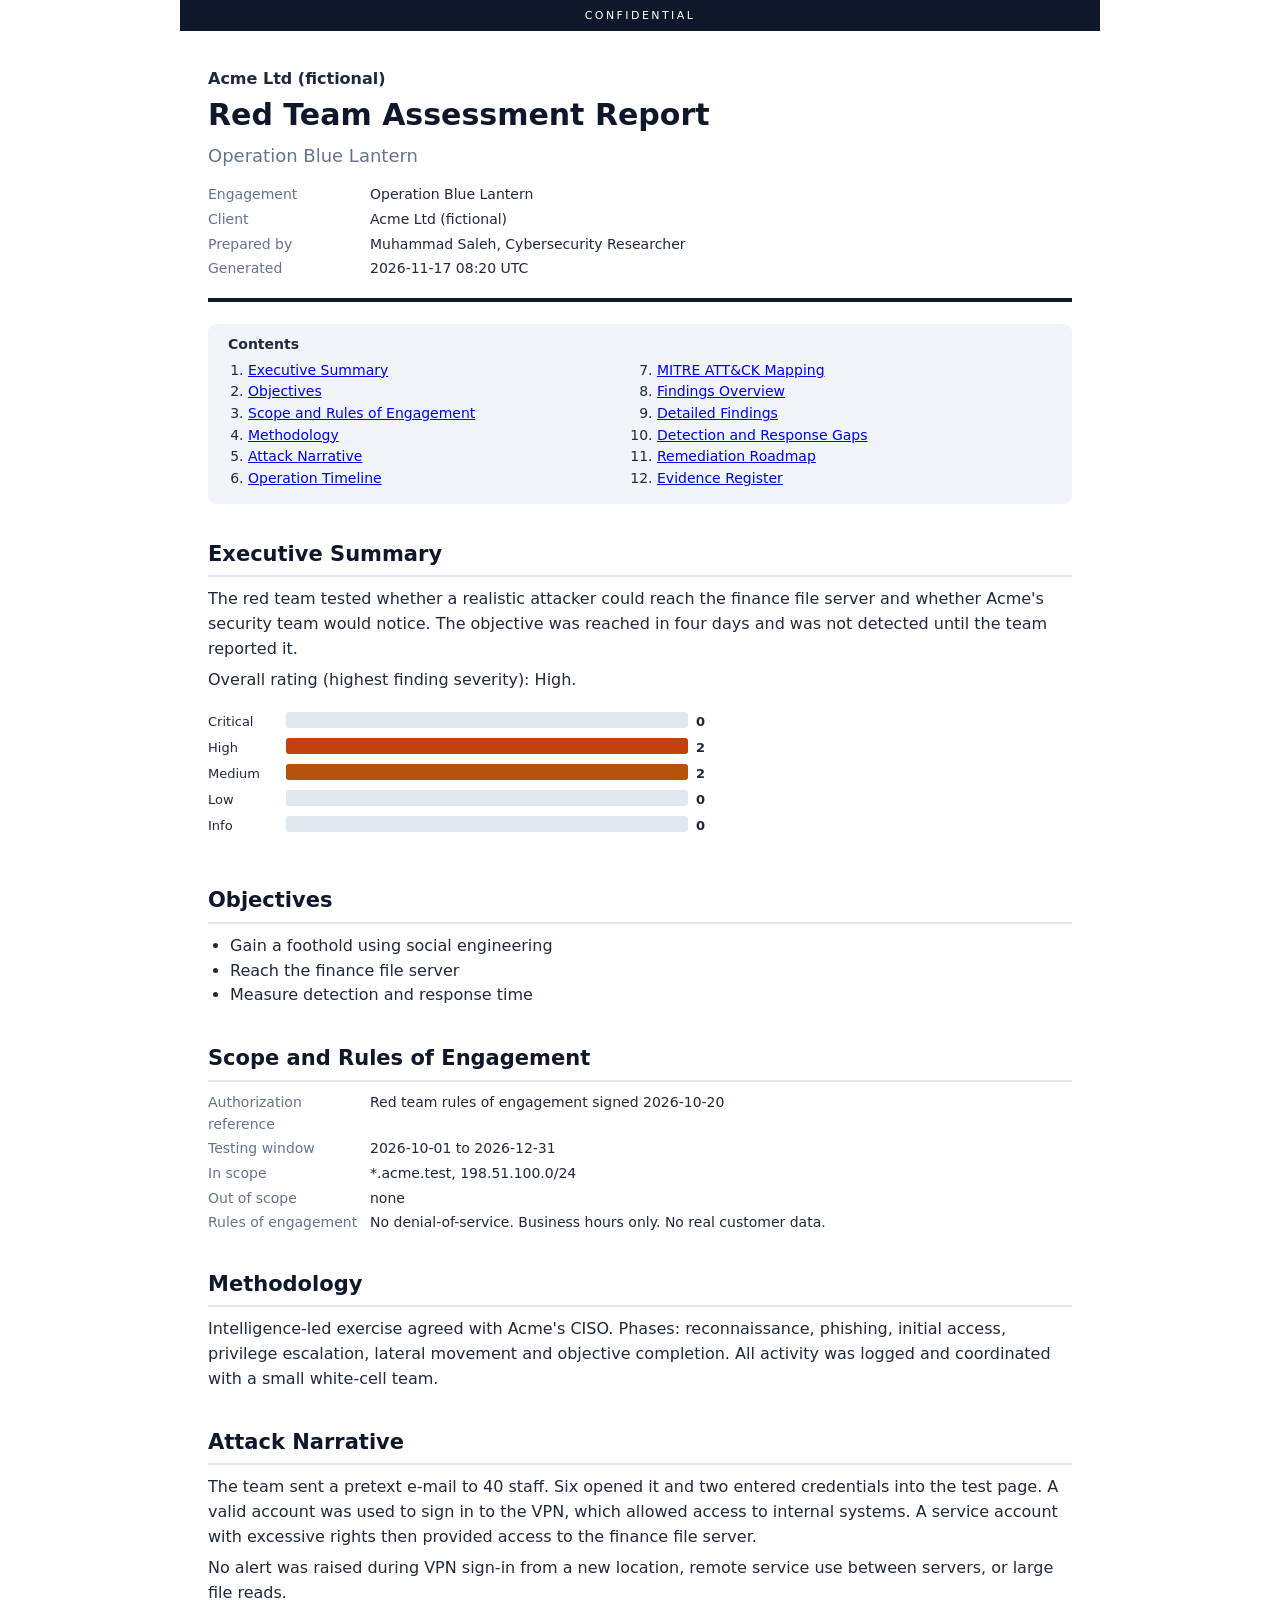
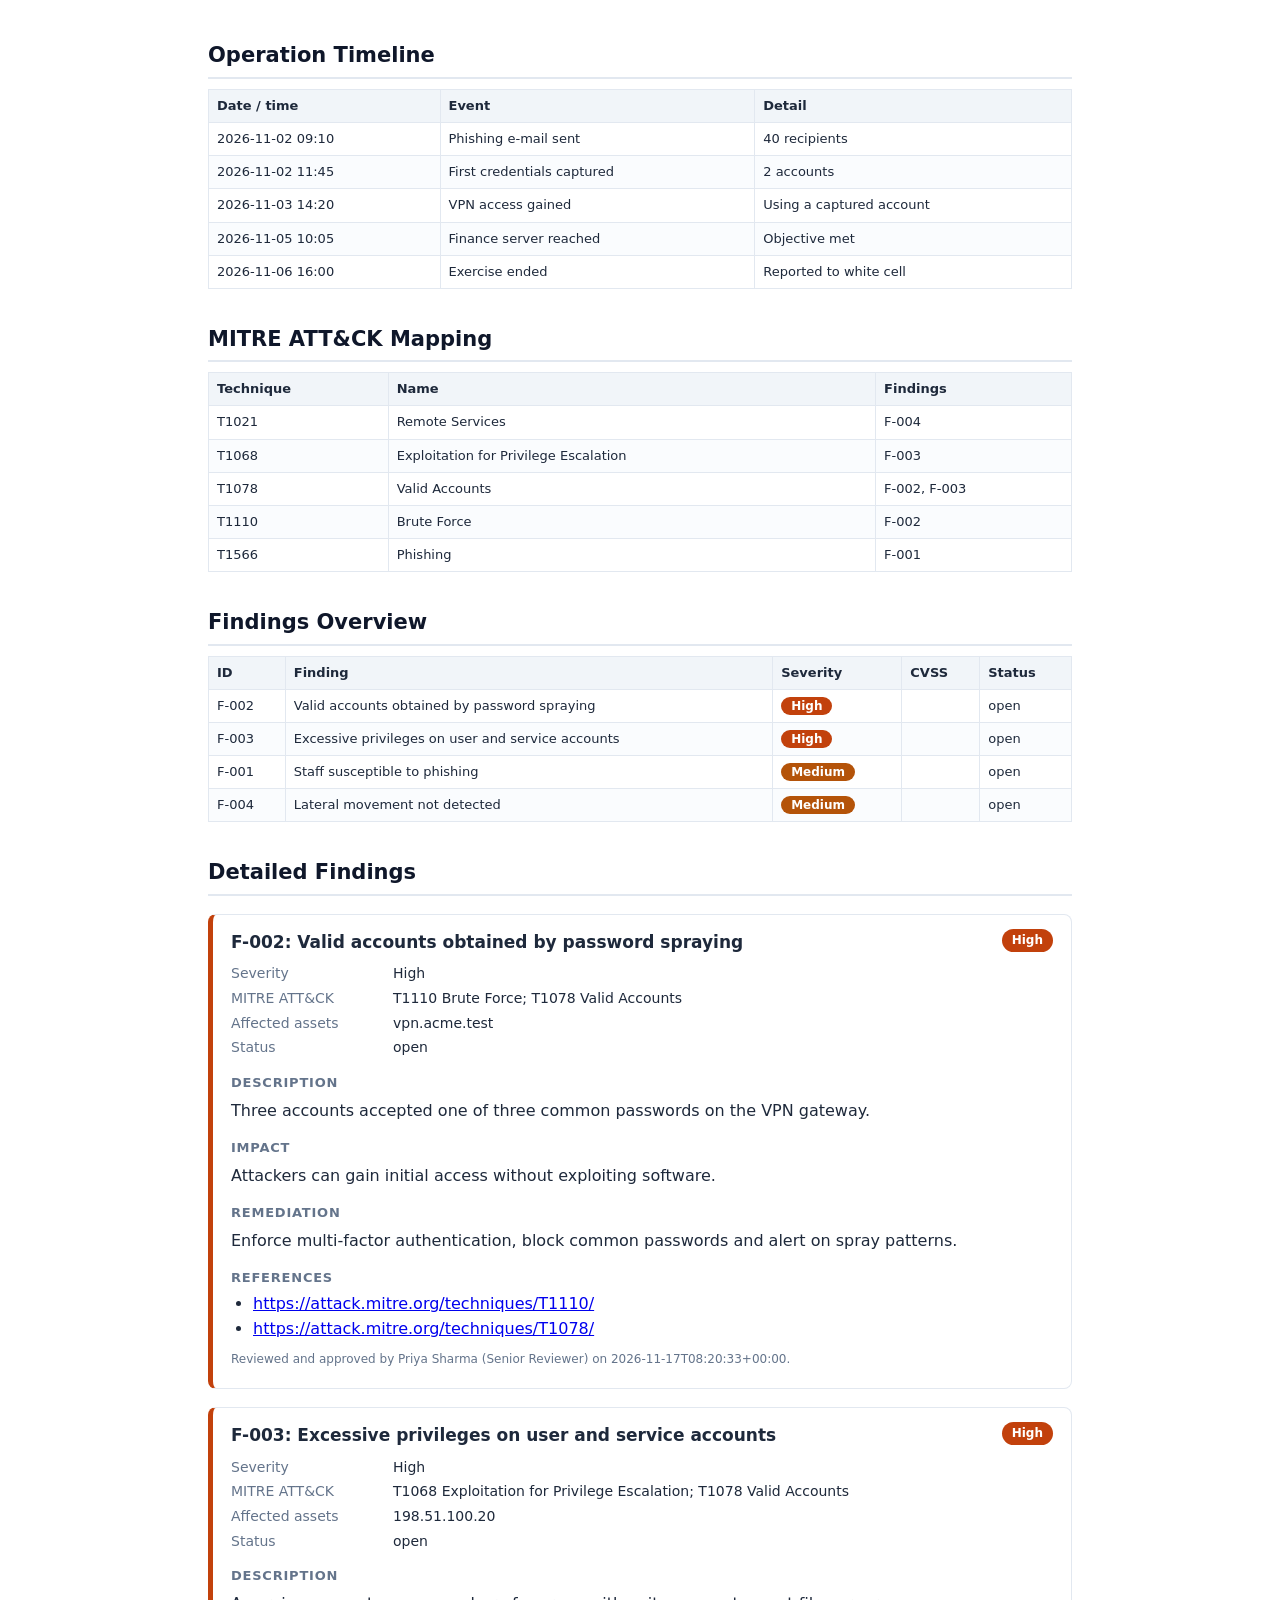
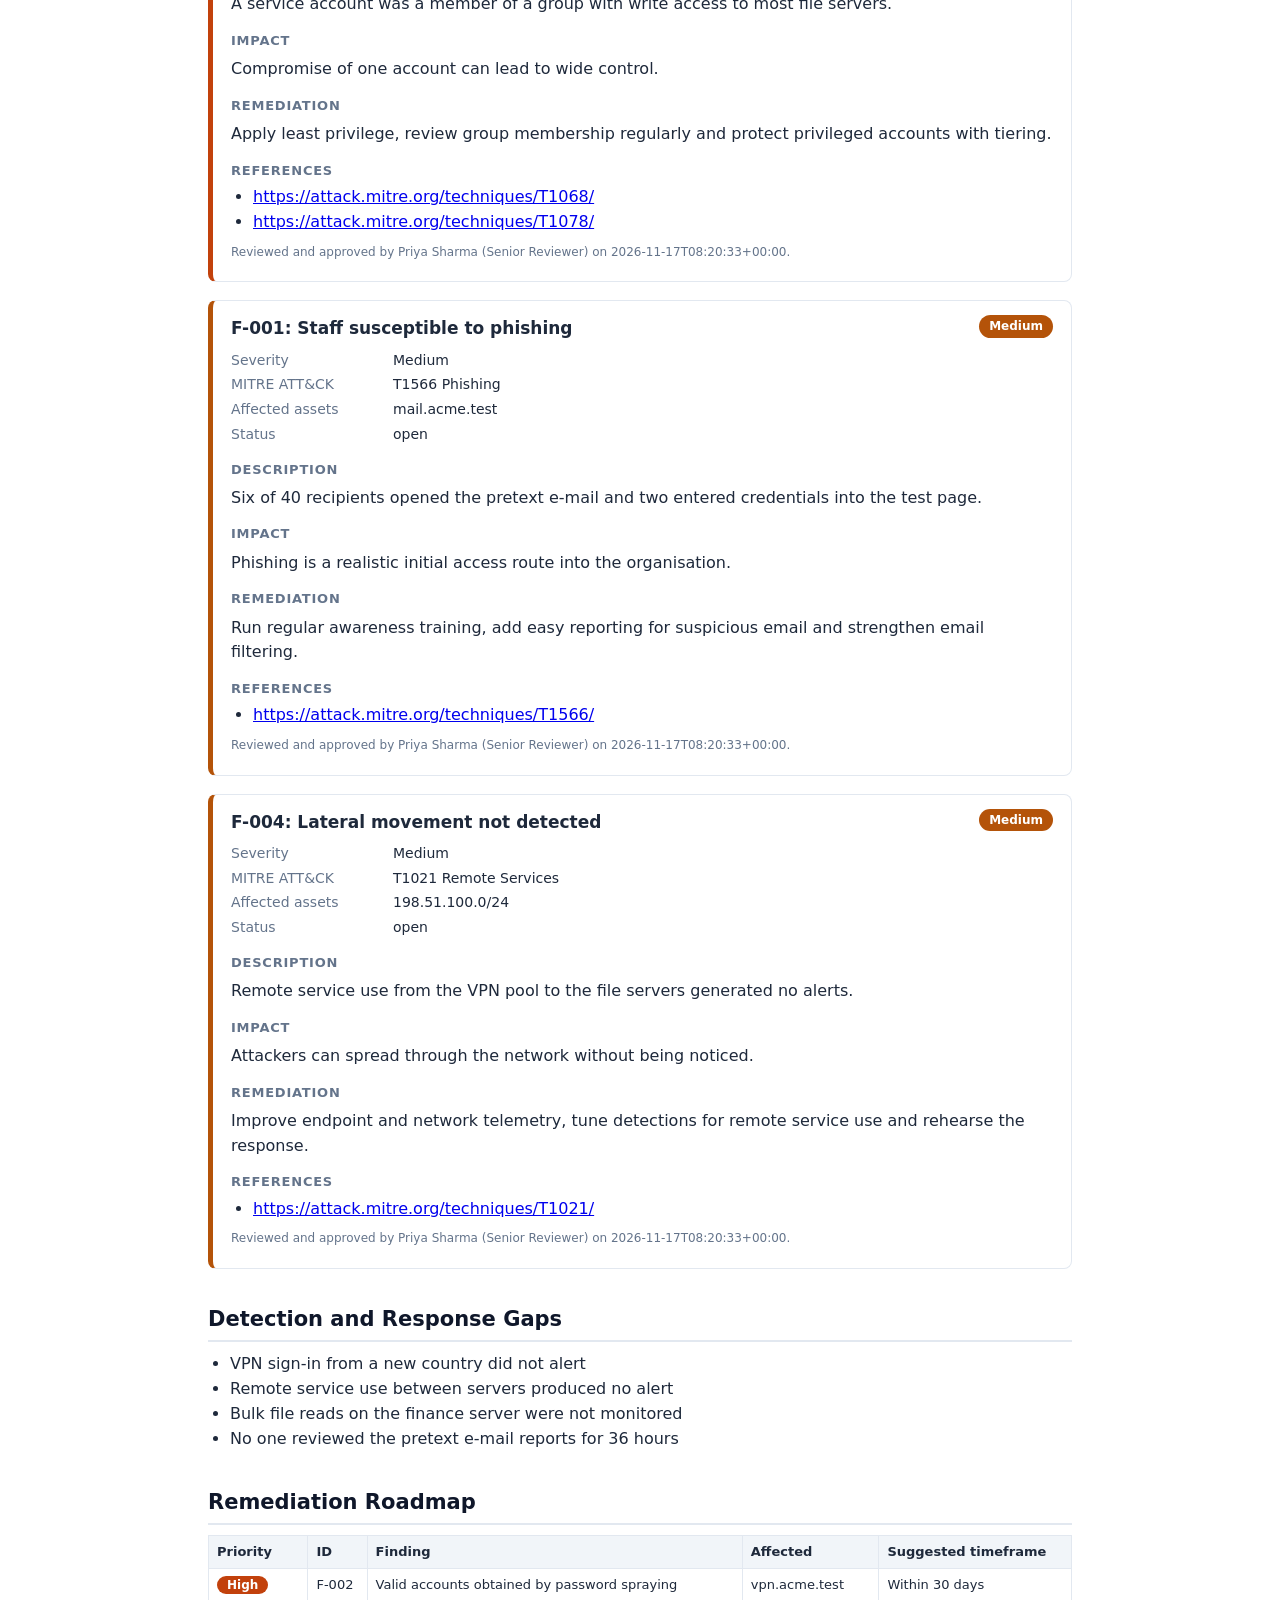
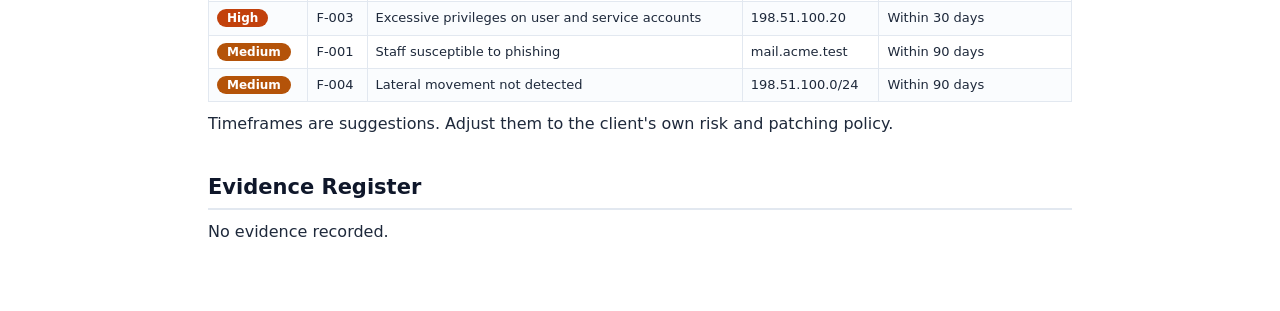
<file: demo_workspace/redteam-blue-lantern/reports/redteam_Acme_Ltd_fictional__Operation_Blue_Lantern.html>
<!doctype html><html lang='en'><head><meta charset='utf-8'><meta name='viewport' content='width=device-width,initial-scale=1'><meta name='robots' content='noindex'><title>Red Team Assessment Report - Acme Ltd (fictional)</title><style>
:root{--ink:#1e293b;--muted:#64748b;--line:#e2e8f0;--soft:#f1f5f9;--brand:#0f172a}
*{box-sizing:border-box}
body{font-family:"Segoe UI",system-ui,-apple-system,Arial,sans-serif;color:var(--ink);line-height:1.55;
 max-width:920px;margin:0 auto;padding:0 28px 60px;background:#fff}
.banner{background:var(--brand);color:#fff;text-align:center;letter-spacing:.22em;font-size:11px;
 padding:7px;margin:0 -28px}
.cover{padding:36px 0 18px;border-bottom:4px solid var(--brand);margin-bottom:22px}
.cover h1{font-size:30px;margin:0 0 4px;color:var(--brand)}
.cover .sub{font-size:18px;color:var(--muted);margin-bottom:14px}
.meta{display:grid;grid-template-columns:150px 1fr;gap:3px 12px;font-size:14px;margin:0}
.meta dt{color:var(--muted)}.meta dd{margin:0}
h2{font-size:21px;margin:34px 0 10px;padding-bottom:5px;border-bottom:2px solid var(--line);color:var(--brand)}
h3{font-size:17px;margin:0 0 8px;display:flex;gap:10px;align-items:flex-start;justify-content:space-between}
h4{font-size:13px;text-transform:uppercase;letter-spacing:.06em;color:var(--muted);margin:14px 0 4px}
p{margin:6px 0}.small{font-size:12px;color:var(--muted)}
.sev{color:#fff;padding:2px 10px;border-radius:999px;font-size:12px;font-weight:700;white-space:nowrap}
.finding{border:1px solid var(--line);border-left:5px solid var(--muted);border-radius:8px;
 padding:14px 18px;margin:18px 0;break-inside:avoid-page}
table{border-collapse:collapse;width:100%;font-size:13px;margin:10px 0}
th,td{border:1px solid var(--line);padding:6px 8px;text-align:left;vertical-align:top;overflow-wrap:anywhere}
th{background:var(--soft)}tr:nth-child(even) td{background:#fafcfe}
code,.mono{font-family:Consolas,Menlo,monospace;font-size:11.5px}
.note{padding:9px 12px;border-radius:6px;margin:10px 0;font-size:14px}
.note.draft{background:#fef3c7;border:1px solid #f59e0b}.note.info{background:#e0f2fe;border:1px solid #38bdf8}
.toc{background:var(--soft);border-radius:8px;padding:10px 20px;font-size:14px;margin:16px 0}
.toc ol{margin:4px 0;padding-left:20px;columns:2}
.chart{margin:12px 0}
ul{margin:4px 0 8px;padding-left:22px}
@media print{body{padding:0;max-width:none}.banner{position:fixed;top:0;left:0;right:0;margin:0}
 .cover{padding-top:40px}h2{break-after:avoid}.toc{display:none}}
@page{margin:16mm 14mm}
</style></head><body style='--brand:#0f172a'><div class='banner'>CONFIDENTIAL</div><header class='cover'><div class='brand-row'><strong>Acme Ltd (fictional)</strong></div><h1>Red Team Assessment Report</h1><div class='sub'>Operation Blue Lantern</div><dl class='meta'><dt>Engagement</dt><dd>Operation Blue Lantern</dd><dt>Client</dt><dd>Acme Ltd (fictional)</dd><dt>Prepared by</dt><dd>Muhammad Saleh, Cybersecurity Researcher</dd><dt>Generated</dt><dd>2026-11-17 08:20 UTC</dd></dl></header><nav class='toc'><b>Contents</b><ol><li><a href='#executive-summary'>Executive Summary</a></li><li><a href='#objectives'>Objectives</a></li><li><a href='#scope-and-rules-of-engagement'>Scope and Rules of Engagement</a></li><li><a href='#methodology'>Methodology</a></li><li><a href='#attack-narrative'>Attack Narrative</a></li><li><a href='#operation-timeline'>Operation Timeline</a></li><li><a href='#mitre-att-ck-mapping'>MITRE ATT&amp;CK Mapping</a></li><li><a href='#findings-overview'>Findings Overview</a></li><li><a href='#detailed-findings'>Detailed Findings</a></li><li><a href='#detection-and-response-gaps'>Detection and Response Gaps</a></li><li><a href='#remediation-roadmap'>Remediation Roadmap</a></li><li><a href='#evidence-register'>Evidence Register</a></li></ol></nav><h2 id='executive-summary'>Executive Summary</h2><p>The red team tested whether a realistic attacker could reach the finance file server and whether Acme&#x27;s security team would notice. The objective was reached in four days and was not detected until the team reported it.</p><p>Overall rating (highest finding severity): High.</p><div class='chart'><svg xmlns="http://www.w3.org/2000/svg" viewBox="0 0 520 138" width="520" role="img" aria-label="Findings by severity, 4 in total"><text x="0" y="21" font-size="13" fill="#1e293b">Critical</text><rect x="78" y="7" width="402" height="16" rx="3" fill="#e2e8f0"/><text x="488" y="21" font-size="13" font-weight="600" fill="#1e293b">0</text><text x="0" y="47" font-size="13" fill="#1e293b">High</text><rect x="78" y="33" width="402" height="16" rx="3" fill="#e2e8f0"/><rect x="78" y="33" width="402" height="16" rx="3" fill="#c2410c"/><text x="488" y="47" font-size="13" font-weight="600" fill="#1e293b">2</text><text x="0" y="73" font-size="13" fill="#1e293b">Medium</text><rect x="78" y="59" width="402" height="16" rx="3" fill="#e2e8f0"/><rect x="78" y="59" width="402" height="16" rx="3" fill="#b45309"/><text x="488" y="73" font-size="13" font-weight="600" fill="#1e293b">2</text><text x="0" y="99" font-size="13" fill="#1e293b">Low</text><rect x="78" y="85" width="402" height="16" rx="3" fill="#e2e8f0"/><text x="488" y="99" font-size="13" font-weight="600" fill="#1e293b">0</text><text x="0" y="125" font-size="13" fill="#1e293b">Info</text><rect x="78" y="111" width="402" height="16" rx="3" fill="#e2e8f0"/><text x="488" y="125" font-size="13" font-weight="600" fill="#1e293b">0</text></svg></div><h2 id='objectives'>Objectives</h2><ul><li>Gain a foothold using social engineering</li><li>Reach the finance file server</li><li>Measure detection and response time</li></ul><h2 id='scope-and-rules-of-engagement'>Scope and Rules of Engagement</h2><dl class='meta'><dt>Authorization reference</dt><dd>Red team rules of engagement signed 2026-10-20</dd><dt>Testing window</dt><dd>2026-10-01 to 2026-12-31</dd><dt>In scope</dt><dd>*.acme.test, 198.51.100.0/24</dd><dt>Out of scope</dt><dd>none</dd><dt>Rules of engagement</dt><dd>No denial-of-service. Business hours only. No real customer data.</dd></dl><h2 id='methodology'>Methodology</h2><p>Intelligence-led exercise agreed with Acme&#x27;s CISO. Phases: reconnaissance, phishing, initial access, privilege escalation, lateral movement and objective completion. All activity was logged and coordinated with a small white-cell team.</p><h2 id='attack-narrative'>Attack Narrative</h2><p>The team sent a pretext e-mail to 40 staff. Six opened it and two entered credentials into the test page. A valid account was used to sign in to the VPN, which allowed access to internal systems. A service account with excessive rights then provided access to the finance file server.</p><p>No alert was raised during VPN sign-in from a new location, remote service use between servers, or large file reads.</p><h2 id='operation-timeline'>Operation Timeline</h2><table><thead><tr><th>Date / time</th><th>Event</th><th>Detail</th></tr></thead><tbody><tr><td>2026-11-02 09:10</td><td>Phishing e-mail sent</td><td>40 recipients</td></tr><tr><td>2026-11-02 11:45</td><td>First credentials captured</td><td>2 accounts</td></tr><tr><td>2026-11-03 14:20</td><td>VPN access gained</td><td>Using a captured account</td></tr><tr><td>2026-11-05 10:05</td><td>Finance server reached</td><td>Objective met</td></tr><tr><td>2026-11-06 16:00</td><td>Exercise ended</td><td>Reported to white cell</td></tr></tbody></table><h2 id='mitre-att-ck-mapping'>MITRE ATT&amp;CK Mapping</h2><table><thead><tr><th>Technique</th><th>Name</th><th>Findings</th></tr></thead><tbody><tr><td>T1021</td><td>Remote Services</td><td>F-004</td></tr><tr><td>T1068</td><td>Exploitation for Privilege Escalation</td><td>F-003</td></tr><tr><td>T1078</td><td>Valid Accounts</td><td>F-002, F-003</td></tr><tr><td>T1110</td><td>Brute Force</td><td>F-002</td></tr><tr><td>T1566</td><td>Phishing</td><td>F-001</td></tr></tbody></table><h2 id='findings-overview'>Findings Overview</h2><table><thead><tr><th>ID</th><th>Finding</th><th>Severity</th><th>CVSS</th><th>Status</th></tr></thead><tbody><tr><td>F-002</td><td>Valid accounts obtained by password spraying</td><td><span class='sev' style='background:#c2410c'>High</span></td><td></td><td>open</td></tr><tr><td>F-003</td><td>Excessive privileges on user and service accounts</td><td><span class='sev' style='background:#c2410c'>High</span></td><td></td><td>open</td></tr><tr><td>F-001</td><td>Staff susceptible to phishing</td><td><span class='sev' style='background:#b45309'>Medium</span></td><td></td><td>open</td></tr><tr><td>F-004</td><td>Lateral movement not detected</td><td><span class='sev' style='background:#b45309'>Medium</span></td><td></td><td>open</td></tr></tbody></table><h2 id='detailed-findings'>Detailed Findings</h2><div class='finding' id='F-002' style='border-left-color:#c2410c'><h3><span>F-002: Valid accounts obtained by password spraying</span><span class='sev' style='background:#c2410c'>High</span></h3><dl class='meta'><dt>Severity</dt><dd>High</dd><dt>MITRE ATT&amp;CK</dt><dd>T1110 Brute Force; T1078 Valid Accounts</dd><dt>Affected assets</dt><dd>vpn.acme.test</dd><dt>Status</dt><dd>open</dd></dl><h4>Description</h4><p>Three accounts accepted one of three common passwords on the VPN gateway.</p><h4>Impact</h4><p>Attackers can gain initial access without exploiting software.</p><h4>Remediation</h4><p>Enforce multi-factor authentication, block common passwords and alert on spray patterns.</p><h4>References</h4><ul><li><a href="https://attack.mitre.org/techniques/T1110/" rel="noopener noreferrer" target="_blank">https://attack.mitre.org/techniques/T1110/</a></li><li><a href="https://attack.mitre.org/techniques/T1078/" rel="noopener noreferrer" target="_blank">https://attack.mitre.org/techniques/T1078/</a></li></ul><p class='small'>Reviewed and approved by Priya Sharma (Senior Reviewer) on 2026-11-17T08:20:33+00:00.</p></div><div class='finding' id='F-003' style='border-left-color:#c2410c'><h3><span>F-003: Excessive privileges on user and service accounts</span><span class='sev' style='background:#c2410c'>High</span></h3><dl class='meta'><dt>Severity</dt><dd>High</dd><dt>MITRE ATT&amp;CK</dt><dd>T1068 Exploitation for Privilege Escalation; T1078 Valid Accounts</dd><dt>Affected assets</dt><dd>198.51.100.20</dd><dt>Status</dt><dd>open</dd></dl><h4>Description</h4><p>A service account was a member of a group with write access to most file servers.</p><h4>Impact</h4><p>Compromise of one account can lead to wide control.</p><h4>Remediation</h4><p>Apply least privilege, review group membership regularly and protect privileged accounts with tiering.</p><h4>References</h4><ul><li><a href="https://attack.mitre.org/techniques/T1068/" rel="noopener noreferrer" target="_blank">https://attack.mitre.org/techniques/T1068/</a></li><li><a href="https://attack.mitre.org/techniques/T1078/" rel="noopener noreferrer" target="_blank">https://attack.mitre.org/techniques/T1078/</a></li></ul><p class='small'>Reviewed and approved by Priya Sharma (Senior Reviewer) on 2026-11-17T08:20:33+00:00.</p></div><div class='finding' id='F-001' style='border-left-color:#b45309'><h3><span>F-001: Staff susceptible to phishing</span><span class='sev' style='background:#b45309'>Medium</span></h3><dl class='meta'><dt>Severity</dt><dd>Medium</dd><dt>MITRE ATT&amp;CK</dt><dd>T1566 Phishing</dd><dt>Affected assets</dt><dd>mail.acme.test</dd><dt>Status</dt><dd>open</dd></dl><h4>Description</h4><p>Six of 40 recipients opened the pretext e-mail and two entered credentials into the test page.</p><h4>Impact</h4><p>Phishing is a realistic initial access route into the organisation.</p><h4>Remediation</h4><p>Run regular awareness training, add easy reporting for suspicious email and strengthen email filtering.</p><h4>References</h4><ul><li><a href="https://attack.mitre.org/techniques/T1566/" rel="noopener noreferrer" target="_blank">https://attack.mitre.org/techniques/T1566/</a></li></ul><p class='small'>Reviewed and approved by Priya Sharma (Senior Reviewer) on 2026-11-17T08:20:33+00:00.</p></div><div class='finding' id='F-004' style='border-left-color:#b45309'><h3><span>F-004: Lateral movement not detected</span><span class='sev' style='background:#b45309'>Medium</span></h3><dl class='meta'><dt>Severity</dt><dd>Medium</dd><dt>MITRE ATT&amp;CK</dt><dd>T1021 Remote Services</dd><dt>Affected assets</dt><dd>198.51.100.0/24</dd><dt>Status</dt><dd>open</dd></dl><h4>Description</h4><p>Remote service use from the VPN pool to the file servers generated no alerts.</p><h4>Impact</h4><p>Attackers can spread through the network without being noticed.</p><h4>Remediation</h4><p>Improve endpoint and network telemetry, tune detections for remote service use and rehearse the response.</p><h4>References</h4><ul><li><a href="https://attack.mitre.org/techniques/T1021/" rel="noopener noreferrer" target="_blank">https://attack.mitre.org/techniques/T1021/</a></li></ul><p class='small'>Reviewed and approved by Priya Sharma (Senior Reviewer) on 2026-11-17T08:20:33+00:00.</p></div><h2 id='detection-and-response-gaps'>Detection and Response Gaps</h2><ul><li>VPN sign-in from a new country did not alert</li><li>Remote service use between servers produced no alert</li><li>Bulk file reads on the finance server were not monitored</li><li>No one reviewed the pretext e-mail reports for 36 hours</li></ul><h2 id='remediation-roadmap'>Remediation Roadmap</h2><table><thead><tr><th>Priority</th><th>ID</th><th>Finding</th><th>Affected</th><th>Suggested timeframe</th></tr></thead><tbody><tr><td><span class='sev' style='background:#c2410c'>High</span></td><td>F-002</td><td>Valid accounts obtained by password spraying</td><td>vpn.acme.test</td><td>Within 30 days</td></tr><tr><td><span class='sev' style='background:#c2410c'>High</span></td><td>F-003</td><td>Excessive privileges on user and service accounts</td><td>198.51.100.20</td><td>Within 30 days</td></tr><tr><td><span class='sev' style='background:#b45309'>Medium</span></td><td>F-001</td><td>Staff susceptible to phishing</td><td>mail.acme.test</td><td>Within 90 days</td></tr><tr><td><span class='sev' style='background:#b45309'>Medium</span></td><td>F-004</td><td>Lateral movement not detected</td><td>198.51.100.0/24</td><td>Within 90 days</td></tr></tbody></table><p>Timeframes are suggestions. Adjust them to the client&#x27;s own risk and patching policy.</p><h2 id='evidence-register'>Evidence Register</h2><p>No evidence recorded.</p></body></html>
</file>
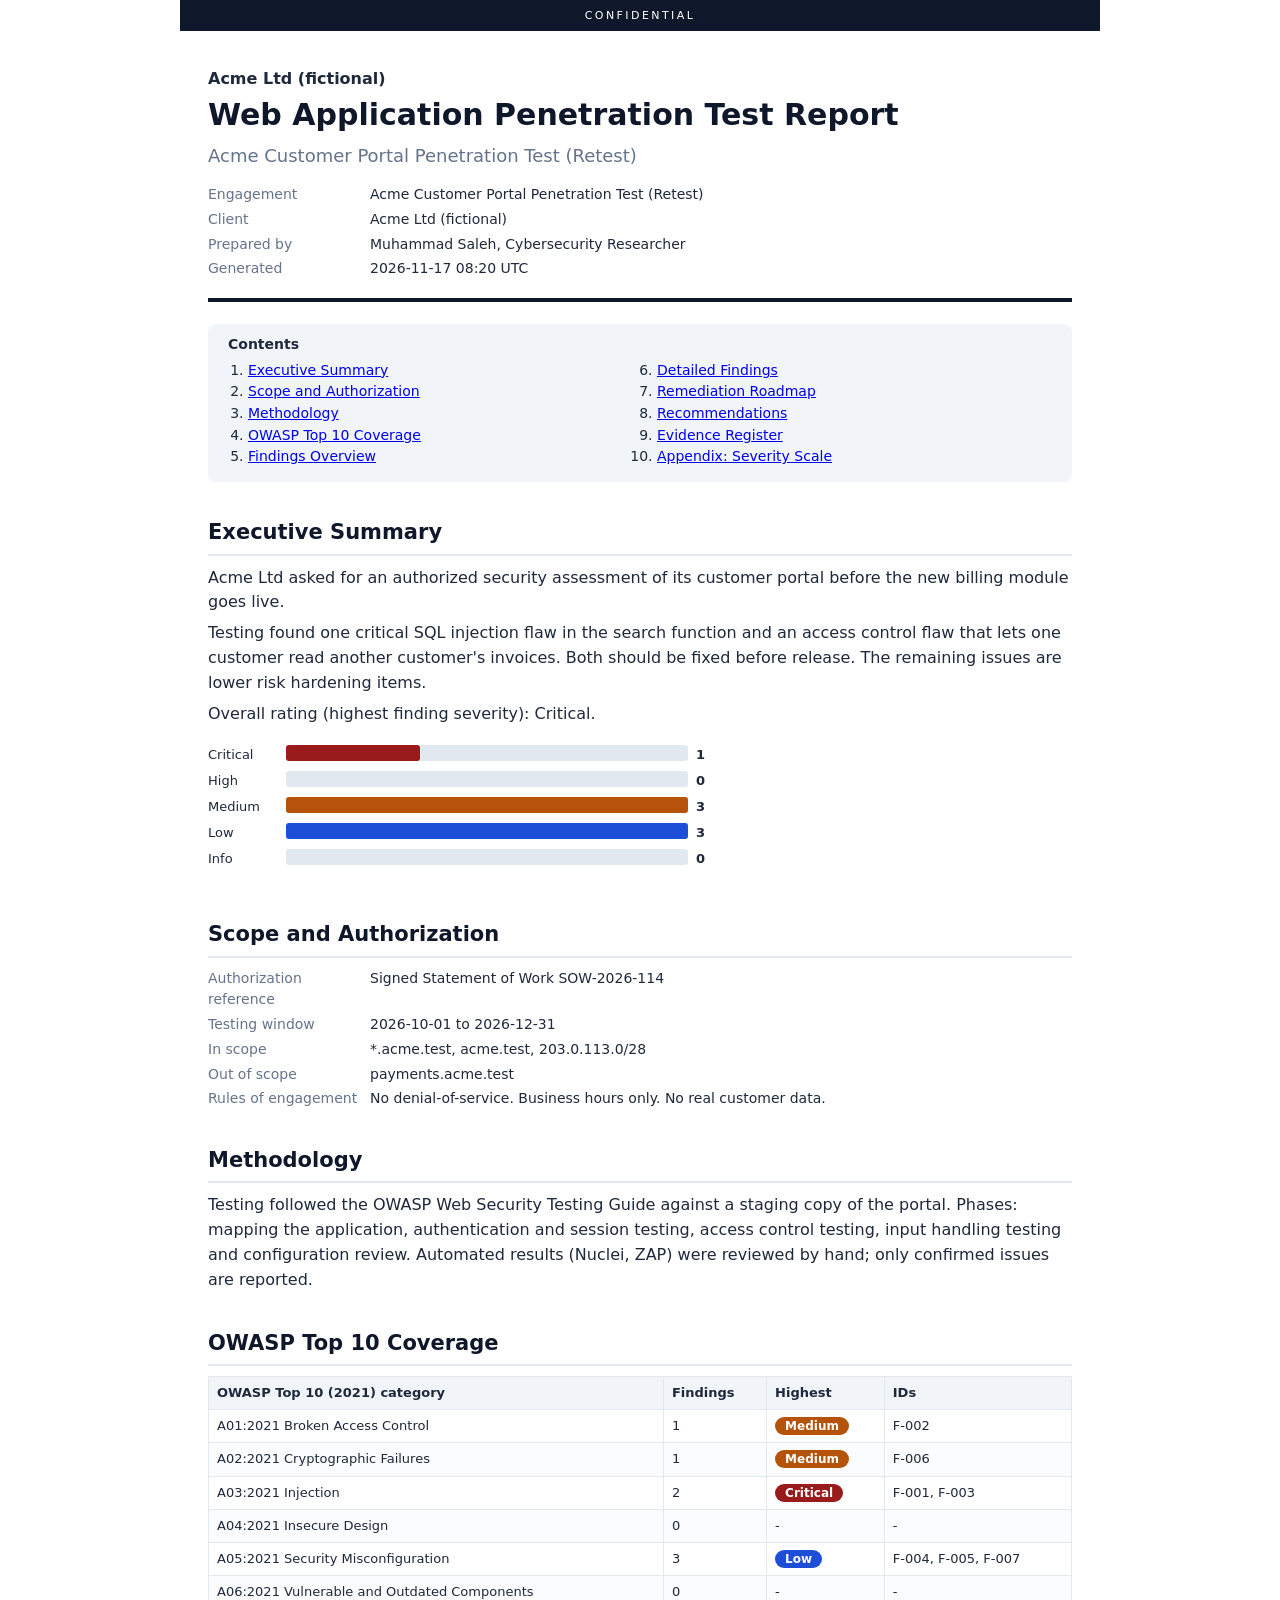
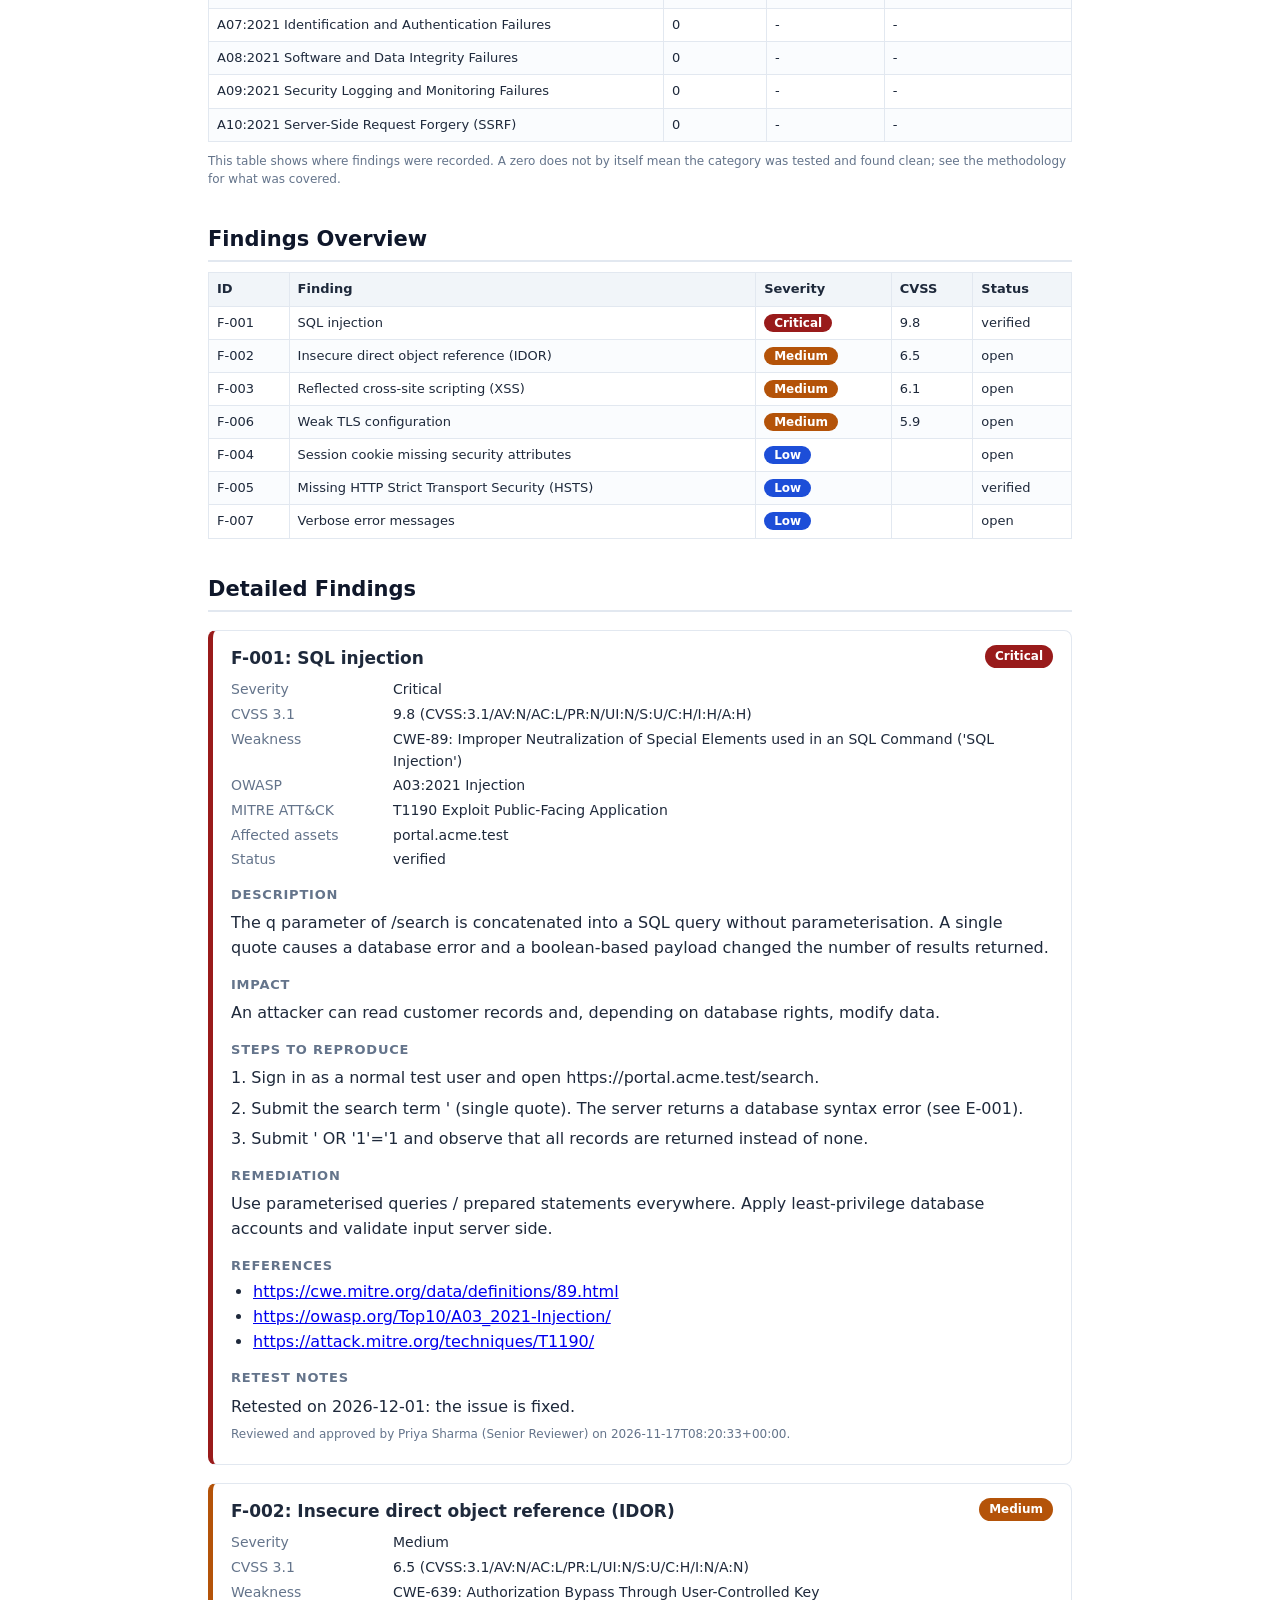
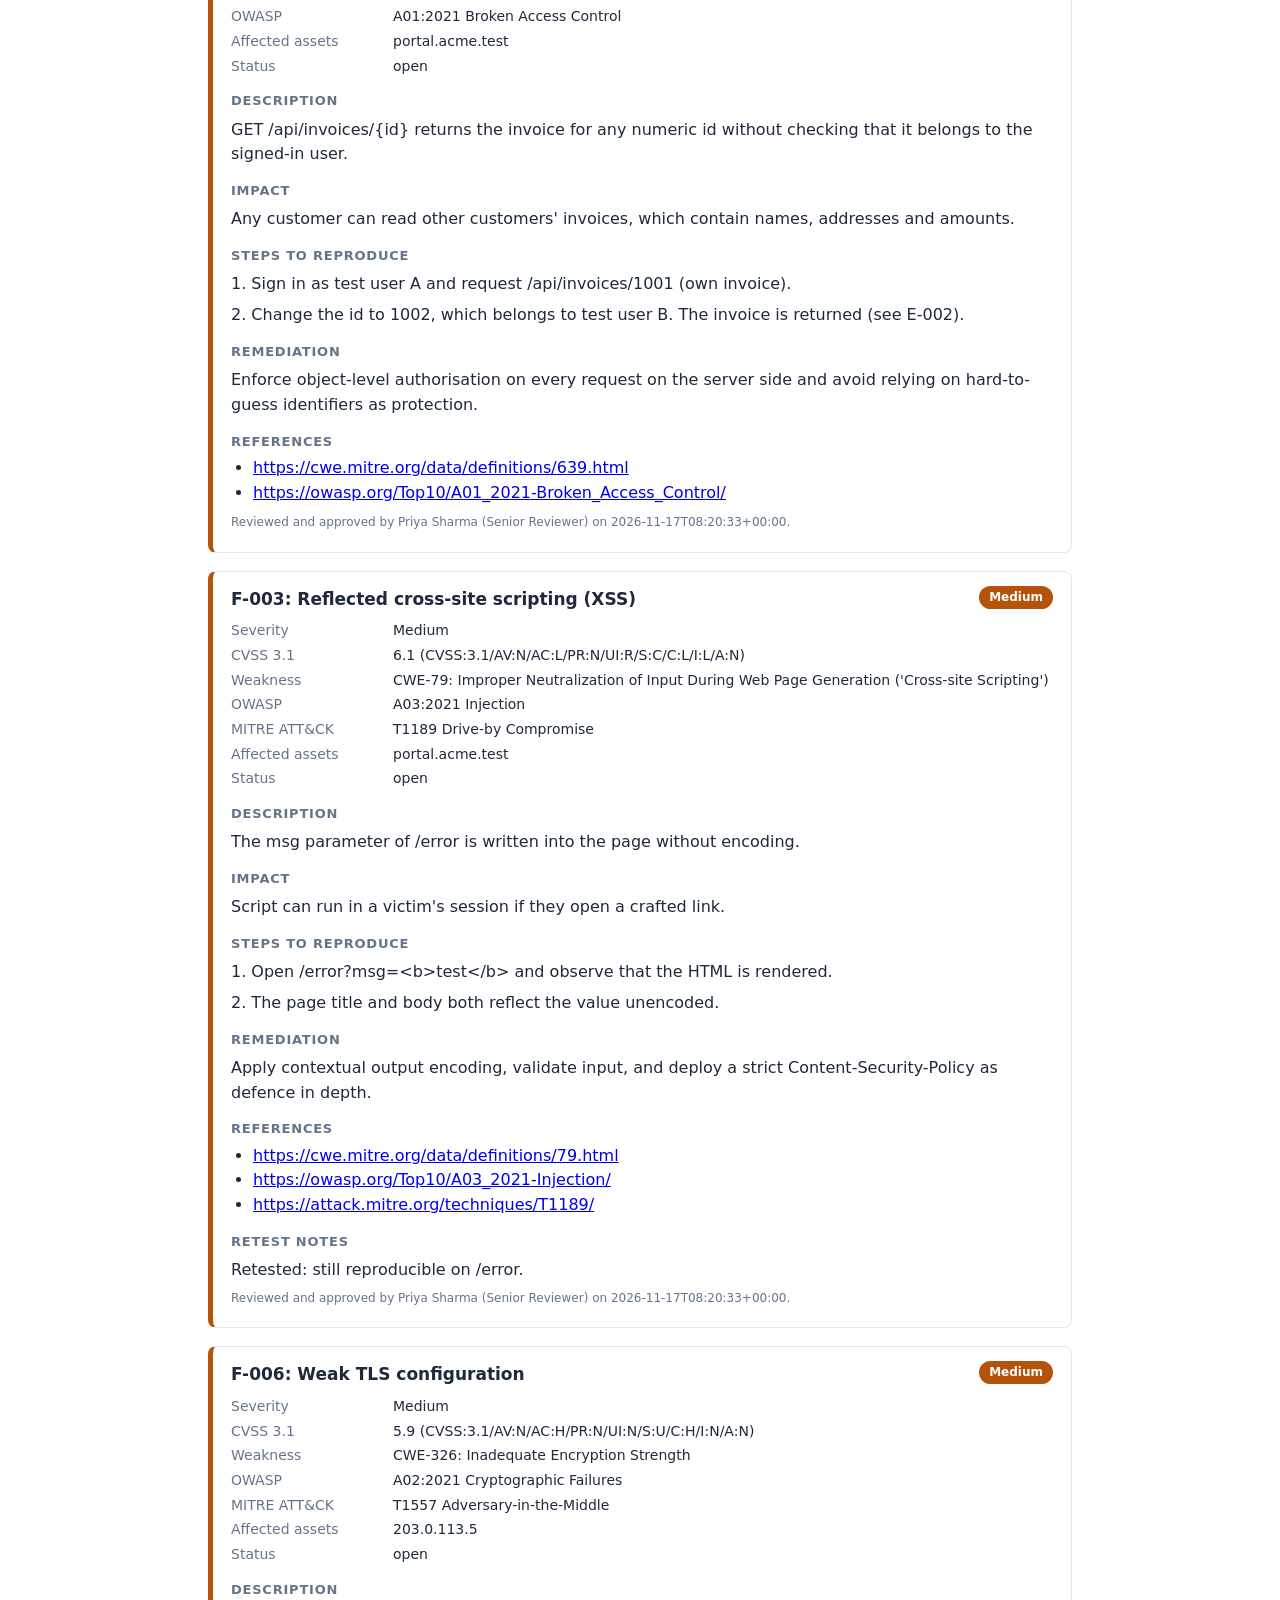
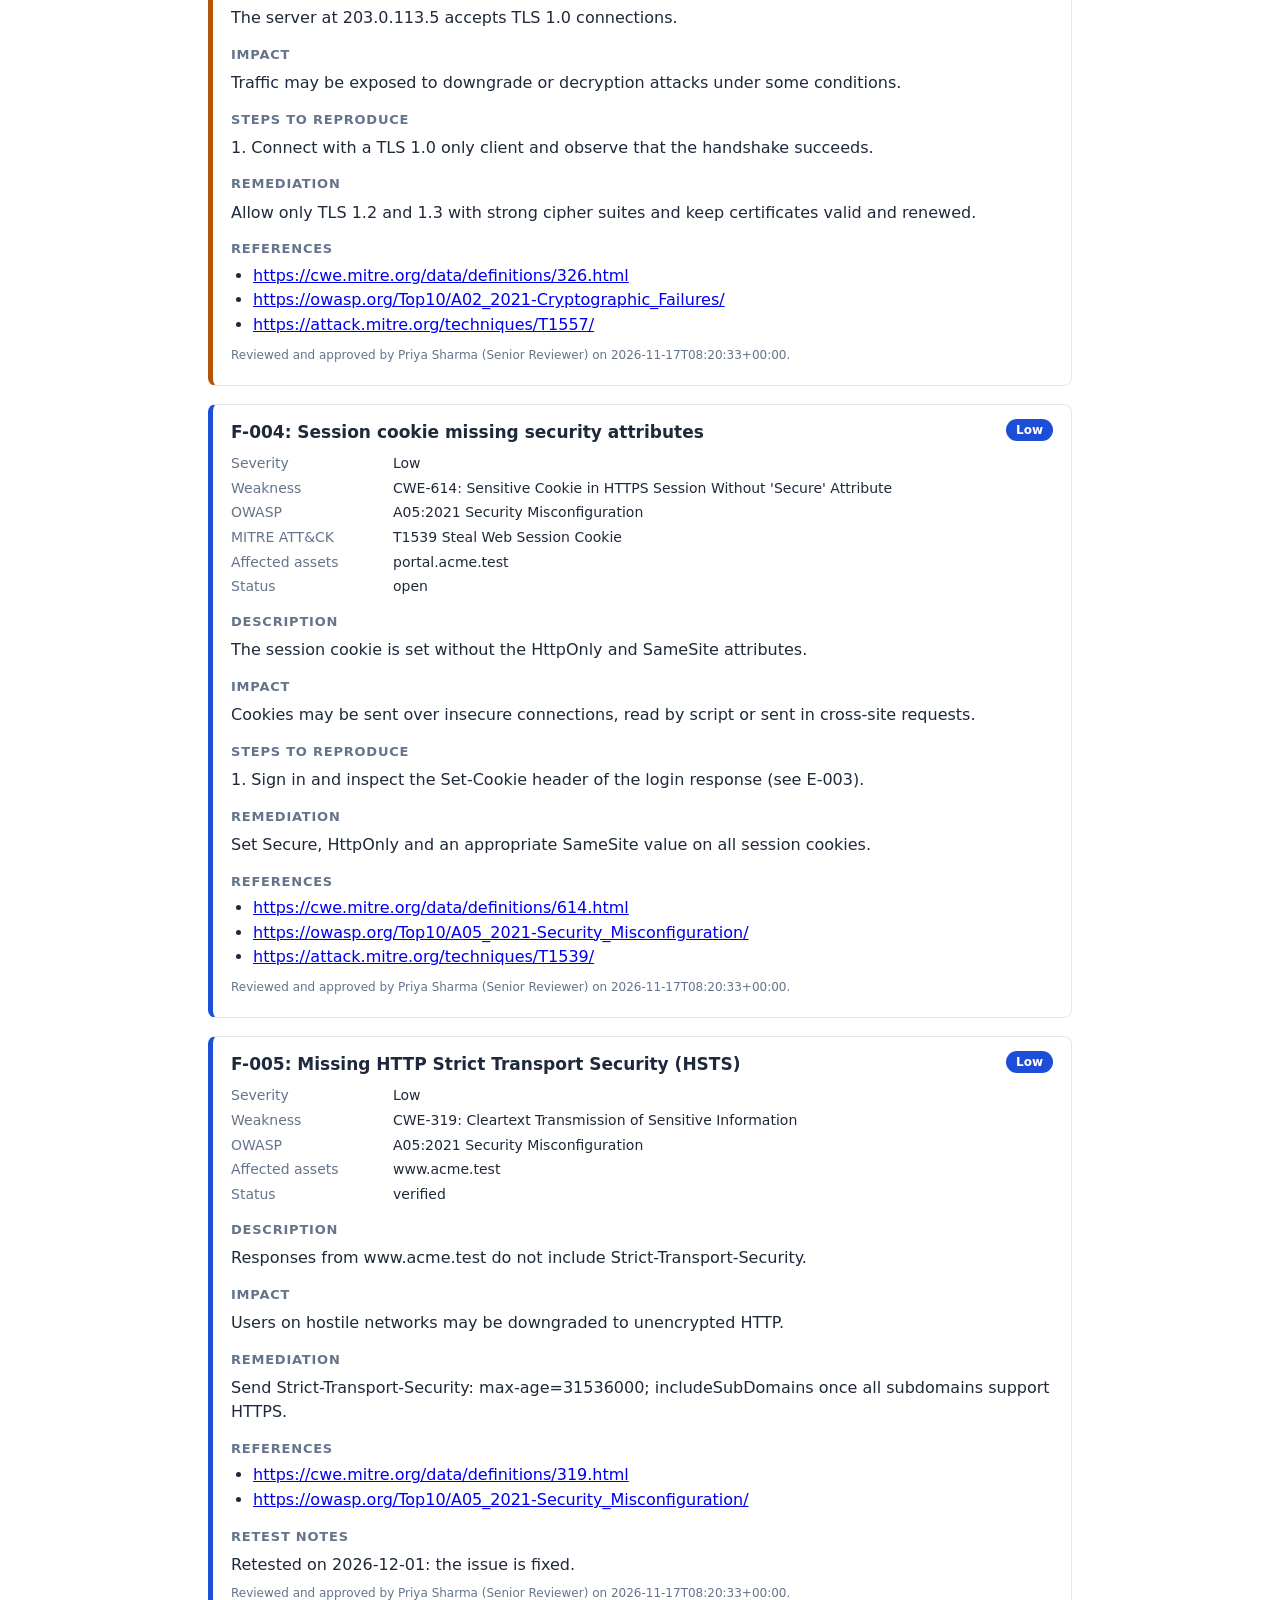
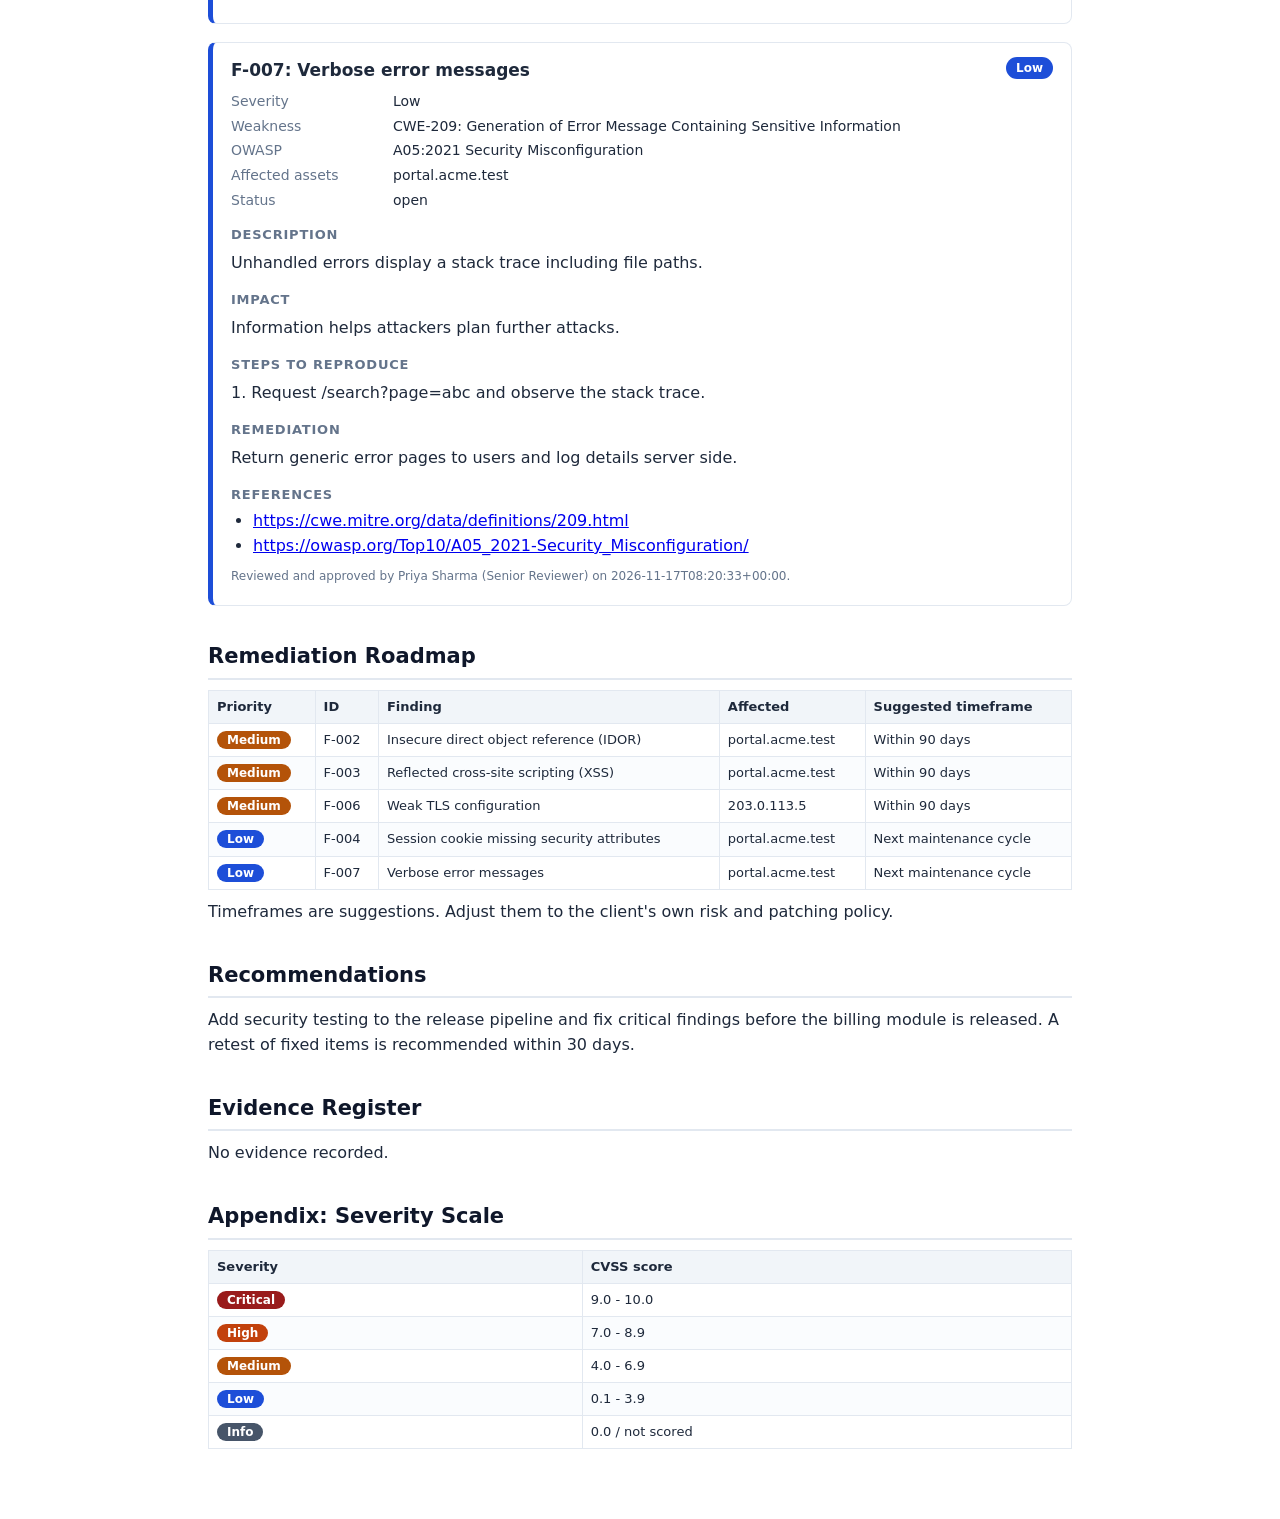
<file: demo_workspace/webpentest-portal-retest/reports/webpentest_Acme_Ltd_fictional__Acme_Customer_Portal_Penetration_Test_Retest.html>
<!doctype html><html lang='en'><head><meta charset='utf-8'><meta name='viewport' content='width=device-width,initial-scale=1'><meta name='robots' content='noindex'><title>Web Application Penetration Test Report - Acme Ltd (fictional)</title><style>
:root{--ink:#1e293b;--muted:#64748b;--line:#e2e8f0;--soft:#f1f5f9;--brand:#0f172a}
*{box-sizing:border-box}
body{font-family:"Segoe UI",system-ui,-apple-system,Arial,sans-serif;color:var(--ink);line-height:1.55;
 max-width:920px;margin:0 auto;padding:0 28px 60px;background:#fff}
.banner{background:var(--brand);color:#fff;text-align:center;letter-spacing:.22em;font-size:11px;
 padding:7px;margin:0 -28px}
.cover{padding:36px 0 18px;border-bottom:4px solid var(--brand);margin-bottom:22px}
.cover h1{font-size:30px;margin:0 0 4px;color:var(--brand)}
.cover .sub{font-size:18px;color:var(--muted);margin-bottom:14px}
.meta{display:grid;grid-template-columns:150px 1fr;gap:3px 12px;font-size:14px;margin:0}
.meta dt{color:var(--muted)}.meta dd{margin:0}
h2{font-size:21px;margin:34px 0 10px;padding-bottom:5px;border-bottom:2px solid var(--line);color:var(--brand)}
h3{font-size:17px;margin:0 0 8px;display:flex;gap:10px;align-items:flex-start;justify-content:space-between}
h4{font-size:13px;text-transform:uppercase;letter-spacing:.06em;color:var(--muted);margin:14px 0 4px}
p{margin:6px 0}.small{font-size:12px;color:var(--muted)}
.sev{color:#fff;padding:2px 10px;border-radius:999px;font-size:12px;font-weight:700;white-space:nowrap}
.finding{border:1px solid var(--line);border-left:5px solid var(--muted);border-radius:8px;
 padding:14px 18px;margin:18px 0;break-inside:avoid-page}
table{border-collapse:collapse;width:100%;font-size:13px;margin:10px 0}
th,td{border:1px solid var(--line);padding:6px 8px;text-align:left;vertical-align:top;overflow-wrap:anywhere}
th{background:var(--soft)}tr:nth-child(even) td{background:#fafcfe}
code,.mono{font-family:Consolas,Menlo,monospace;font-size:11.5px}
.note{padding:9px 12px;border-radius:6px;margin:10px 0;font-size:14px}
.note.draft{background:#fef3c7;border:1px solid #f59e0b}.note.info{background:#e0f2fe;border:1px solid #38bdf8}
.toc{background:var(--soft);border-radius:8px;padding:10px 20px;font-size:14px;margin:16px 0}
.toc ol{margin:4px 0;padding-left:20px;columns:2}
.chart{margin:12px 0}
ul{margin:4px 0 8px;padding-left:22px}
@media print{body{padding:0;max-width:none}.banner{position:fixed;top:0;left:0;right:0;margin:0}
 .cover{padding-top:40px}h2{break-after:avoid}.toc{display:none}}
@page{margin:16mm 14mm}
</style></head><body style='--brand:#0f172a'><div class='banner'>CONFIDENTIAL</div><header class='cover'><div class='brand-row'><strong>Acme Ltd (fictional)</strong></div><h1>Web Application Penetration Test Report</h1><div class='sub'>Acme Customer Portal Penetration Test (Retest)</div><dl class='meta'><dt>Engagement</dt><dd>Acme Customer Portal Penetration Test (Retest)</dd><dt>Client</dt><dd>Acme Ltd (fictional)</dd><dt>Prepared by</dt><dd>Muhammad Saleh, Cybersecurity Researcher</dd><dt>Generated</dt><dd>2026-11-17 08:20 UTC</dd></dl></header><nav class='toc'><b>Contents</b><ol><li><a href='#executive-summary'>Executive Summary</a></li><li><a href='#scope-and-authorization'>Scope and Authorization</a></li><li><a href='#methodology'>Methodology</a></li><li><a href='#owasp-top-10-coverage'>OWASP Top 10 Coverage</a></li><li><a href='#findings-overview'>Findings Overview</a></li><li><a href='#detailed-findings'>Detailed Findings</a></li><li><a href='#remediation-roadmap'>Remediation Roadmap</a></li><li><a href='#recommendations'>Recommendations</a></li><li><a href='#evidence-register'>Evidence Register</a></li><li><a href='#appendix-severity-scale'>Appendix: Severity Scale</a></li></ol></nav><h2 id='executive-summary'>Executive Summary</h2><p>Acme Ltd asked for an authorized security assessment of its customer portal before the new billing module goes live.</p><p>Testing found one critical SQL injection flaw in the search function and an access control flaw that lets one customer read another customer&#x27;s invoices. Both should be fixed before release. The remaining issues are lower risk hardening items.</p><p>Overall rating (highest finding severity): Critical.</p><div class='chart'><svg xmlns="http://www.w3.org/2000/svg" viewBox="0 0 520 138" width="520" role="img" aria-label="Findings by severity, 7 in total"><text x="0" y="21" font-size="13" fill="#1e293b">Critical</text><rect x="78" y="7" width="402" height="16" rx="3" fill="#e2e8f0"/><rect x="78" y="7" width="134" height="16" rx="3" fill="#991b1b"/><text x="488" y="21" font-size="13" font-weight="600" fill="#1e293b">1</text><text x="0" y="47" font-size="13" fill="#1e293b">High</text><rect x="78" y="33" width="402" height="16" rx="3" fill="#e2e8f0"/><text x="488" y="47" font-size="13" font-weight="600" fill="#1e293b">0</text><text x="0" y="73" font-size="13" fill="#1e293b">Medium</text><rect x="78" y="59" width="402" height="16" rx="3" fill="#e2e8f0"/><rect x="78" y="59" width="402" height="16" rx="3" fill="#b45309"/><text x="488" y="73" font-size="13" font-weight="600" fill="#1e293b">3</text><text x="0" y="99" font-size="13" fill="#1e293b">Low</text><rect x="78" y="85" width="402" height="16" rx="3" fill="#e2e8f0"/><rect x="78" y="85" width="402" height="16" rx="3" fill="#1d4ed8"/><text x="488" y="99" font-size="13" font-weight="600" fill="#1e293b">3</text><text x="0" y="125" font-size="13" fill="#1e293b">Info</text><rect x="78" y="111" width="402" height="16" rx="3" fill="#e2e8f0"/><text x="488" y="125" font-size="13" font-weight="600" fill="#1e293b">0</text></svg></div><h2 id='scope-and-authorization'>Scope and Authorization</h2><dl class='meta'><dt>Authorization reference</dt><dd>Signed Statement of Work SOW-2026-114</dd><dt>Testing window</dt><dd>2026-10-01 to 2026-12-31</dd><dt>In scope</dt><dd>*.acme.test, acme.test, 203.0.113.0/28</dd><dt>Out of scope</dt><dd>payments.acme.test</dd><dt>Rules of engagement</dt><dd>No denial-of-service. Business hours only. No real customer data.</dd></dl><h2 id='methodology'>Methodology</h2><p>Testing followed the OWASP Web Security Testing Guide against a staging copy of the portal. Phases: mapping the application, authentication and session testing, access control testing, input handling testing and configuration review. Automated results (Nuclei, ZAP) were reviewed by hand; only confirmed issues are reported.</p><h2 id='owasp-top-10-coverage'>OWASP Top 10 Coverage</h2><table><thead><tr><th>OWASP Top 10 (2021) category</th><th>Findings</th><th>Highest</th><th>IDs</th></tr></thead><tbody><tr><td>A01:2021 Broken Access Control</td><td>1</td><td><span class='sev' style='background:#b45309'>Medium</span></td><td>F-002</td></tr><tr><td>A02:2021 Cryptographic Failures</td><td>1</td><td><span class='sev' style='background:#b45309'>Medium</span></td><td>F-006</td></tr><tr><td>A03:2021 Injection</td><td>2</td><td><span class='sev' style='background:#991b1b'>Critical</span></td><td>F-001, F-003</td></tr><tr><td>A04:2021 Insecure Design</td><td>0</td><td>-</td><td>-</td></tr><tr><td>A05:2021 Security Misconfiguration</td><td>3</td><td><span class='sev' style='background:#1d4ed8'>Low</span></td><td>F-004, F-005, F-007</td></tr><tr><td>A06:2021 Vulnerable and Outdated Components</td><td>0</td><td>-</td><td>-</td></tr><tr><td>A07:2021 Identification and Authentication Failures</td><td>0</td><td>-</td><td>-</td></tr><tr><td>A08:2021 Software and Data Integrity Failures</td><td>0</td><td>-</td><td>-</td></tr><tr><td>A09:2021 Security Logging and Monitoring Failures</td><td>0</td><td>-</td><td>-</td></tr><tr><td>A10:2021 Server-Side Request Forgery (SSRF)</td><td>0</td><td>-</td><td>-</td></tr></tbody></table><p class='small'>This table shows where findings were recorded. A zero does not by itself mean the category was tested and found clean; see the methodology for what was covered.</p><h2 id='findings-overview'>Findings Overview</h2><table><thead><tr><th>ID</th><th>Finding</th><th>Severity</th><th>CVSS</th><th>Status</th></tr></thead><tbody><tr><td>F-001</td><td>SQL injection</td><td><span class='sev' style='background:#991b1b'>Critical</span></td><td>9.8</td><td>verified</td></tr><tr><td>F-002</td><td>Insecure direct object reference (IDOR)</td><td><span class='sev' style='background:#b45309'>Medium</span></td><td>6.5</td><td>open</td></tr><tr><td>F-003</td><td>Reflected cross-site scripting (XSS)</td><td><span class='sev' style='background:#b45309'>Medium</span></td><td>6.1</td><td>open</td></tr><tr><td>F-006</td><td>Weak TLS configuration</td><td><span class='sev' style='background:#b45309'>Medium</span></td><td>5.9</td><td>open</td></tr><tr><td>F-004</td><td>Session cookie missing security attributes</td><td><span class='sev' style='background:#1d4ed8'>Low</span></td><td></td><td>open</td></tr><tr><td>F-005</td><td>Missing HTTP Strict Transport Security (HSTS)</td><td><span class='sev' style='background:#1d4ed8'>Low</span></td><td></td><td>verified</td></tr><tr><td>F-007</td><td>Verbose error messages</td><td><span class='sev' style='background:#1d4ed8'>Low</span></td><td></td><td>open</td></tr></tbody></table><h2 id='detailed-findings'>Detailed Findings</h2><div class='finding' id='F-001' style='border-left-color:#991b1b'><h3><span>F-001: SQL injection</span><span class='sev' style='background:#991b1b'>Critical</span></h3><dl class='meta'><dt>Severity</dt><dd>Critical</dd><dt>CVSS 3.1</dt><dd>9.8  (CVSS:3.1/AV:N/AC:L/PR:N/UI:N/S:U/C:H/I:H/A:H)</dd><dt>Weakness</dt><dd>CWE-89: Improper Neutralization of Special Elements used in an SQL Command (&#x27;SQL Injection&#x27;)</dd><dt>OWASP</dt><dd>A03:2021 Injection</dd><dt>MITRE ATT&amp;CK</dt><dd>T1190 Exploit Public-Facing Application</dd><dt>Affected assets</dt><dd>portal.acme.test</dd><dt>Status</dt><dd>verified</dd></dl><h4>Description</h4><p>The q parameter of /search is concatenated into a SQL query without parameterisation. A single quote causes a database error and a boolean-based payload changed the number of results returned.</p><h4>Impact</h4><p>An attacker can read customer records and, depending on database rights, modify data.</p><h4>Steps to reproduce</h4><p>1. Sign in as a normal test user and open https://portal.acme.test/search.</p><p>2. Submit the search term &#x27; (single quote). The server returns a database syntax error (see E-001).</p><p>3. Submit &#x27; OR &#x27;1&#x27;=&#x27;1 and observe that all records are returned instead of none.</p><h4>Remediation</h4><p>Use parameterised queries / prepared statements everywhere. Apply least-privilege database accounts and validate input server side.</p><h4>References</h4><ul><li><a href="https://cwe.mitre.org/data/definitions/89.html" rel="noopener noreferrer" target="_blank">https://cwe.mitre.org/data/definitions/89.html</a></li><li><a href="https://owasp.org/Top10/A03_2021-Injection/" rel="noopener noreferrer" target="_blank">https://owasp.org/Top10/A03_2021-Injection/</a></li><li><a href="https://attack.mitre.org/techniques/T1190/" rel="noopener noreferrer" target="_blank">https://attack.mitre.org/techniques/T1190/</a></li></ul><h4>Retest notes</h4><p>Retested on 2026-12-01: the issue is fixed.</p><p class='small'>Reviewed and approved by Priya Sharma (Senior Reviewer) on 2026-11-17T08:20:33+00:00.</p></div><div class='finding' id='F-002' style='border-left-color:#b45309'><h3><span>F-002: Insecure direct object reference (IDOR)</span><span class='sev' style='background:#b45309'>Medium</span></h3><dl class='meta'><dt>Severity</dt><dd>Medium</dd><dt>CVSS 3.1</dt><dd>6.5  (CVSS:3.1/AV:N/AC:L/PR:L/UI:N/S:U/C:H/I:N/A:N)</dd><dt>Weakness</dt><dd>CWE-639: Authorization Bypass Through User-Controlled Key</dd><dt>OWASP</dt><dd>A01:2021 Broken Access Control</dd><dt>Affected assets</dt><dd>portal.acme.test</dd><dt>Status</dt><dd>open</dd></dl><h4>Description</h4><p>GET /api/invoices/{id} returns the invoice for any numeric id without checking that it belongs to the signed-in user.</p><h4>Impact</h4><p>Any customer can read other customers&#x27; invoices, which contain names, addresses and amounts.</p><h4>Steps to reproduce</h4><p>1. Sign in as test user A and request /api/invoices/1001 (own invoice).</p><p>2. Change the id to 1002, which belongs to test user B. The invoice is returned (see E-002).</p><h4>Remediation</h4><p>Enforce object-level authorisation on every request on the server side and avoid relying on hard-to-guess identifiers as protection.</p><h4>References</h4><ul><li><a href="https://cwe.mitre.org/data/definitions/639.html" rel="noopener noreferrer" target="_blank">https://cwe.mitre.org/data/definitions/639.html</a></li><li><a href="https://owasp.org/Top10/A01_2021-Broken_Access_Control/" rel="noopener noreferrer" target="_blank">https://owasp.org/Top10/A01_2021-Broken_Access_Control/</a></li></ul><p class='small'>Reviewed and approved by Priya Sharma (Senior Reviewer) on 2026-11-17T08:20:33+00:00.</p></div><div class='finding' id='F-003' style='border-left-color:#b45309'><h3><span>F-003: Reflected cross-site scripting (XSS)</span><span class='sev' style='background:#b45309'>Medium</span></h3><dl class='meta'><dt>Severity</dt><dd>Medium</dd><dt>CVSS 3.1</dt><dd>6.1  (CVSS:3.1/AV:N/AC:L/PR:N/UI:R/S:C/C:L/I:L/A:N)</dd><dt>Weakness</dt><dd>CWE-79: Improper Neutralization of Input During Web Page Generation (&#x27;Cross-site Scripting&#x27;)</dd><dt>OWASP</dt><dd>A03:2021 Injection</dd><dt>MITRE ATT&amp;CK</dt><dd>T1189 Drive-by Compromise</dd><dt>Affected assets</dt><dd>portal.acme.test</dd><dt>Status</dt><dd>open</dd></dl><h4>Description</h4><p>The msg parameter of /error is written into the page without encoding.</p><h4>Impact</h4><p>Script can run in a victim&#x27;s session if they open a crafted link.</p><h4>Steps to reproduce</h4><p>1. Open /error?msg=&lt;b&gt;test&lt;/b&gt; and observe that the HTML is rendered.</p><p>2. The page title and body both reflect the value unencoded.</p><h4>Remediation</h4><p>Apply contextual output encoding, validate input, and deploy a strict Content-Security-Policy as defence in depth.</p><h4>References</h4><ul><li><a href="https://cwe.mitre.org/data/definitions/79.html" rel="noopener noreferrer" target="_blank">https://cwe.mitre.org/data/definitions/79.html</a></li><li><a href="https://owasp.org/Top10/A03_2021-Injection/" rel="noopener noreferrer" target="_blank">https://owasp.org/Top10/A03_2021-Injection/</a></li><li><a href="https://attack.mitre.org/techniques/T1189/" rel="noopener noreferrer" target="_blank">https://attack.mitre.org/techniques/T1189/</a></li></ul><h4>Retest notes</h4><p>Retested: still reproducible on /error.</p><p class='small'>Reviewed and approved by Priya Sharma (Senior Reviewer) on 2026-11-17T08:20:33+00:00.</p></div><div class='finding' id='F-006' style='border-left-color:#b45309'><h3><span>F-006: Weak TLS configuration</span><span class='sev' style='background:#b45309'>Medium</span></h3><dl class='meta'><dt>Severity</dt><dd>Medium</dd><dt>CVSS 3.1</dt><dd>5.9  (CVSS:3.1/AV:N/AC:H/PR:N/UI:N/S:U/C:H/I:N/A:N)</dd><dt>Weakness</dt><dd>CWE-326: Inadequate Encryption Strength</dd><dt>OWASP</dt><dd>A02:2021 Cryptographic Failures</dd><dt>MITRE ATT&amp;CK</dt><dd>T1557 Adversary-in-the-Middle</dd><dt>Affected assets</dt><dd>203.0.113.5</dd><dt>Status</dt><dd>open</dd></dl><h4>Description</h4><p>The server at 203.0.113.5 accepts TLS 1.0 connections.</p><h4>Impact</h4><p>Traffic may be exposed to downgrade or decryption attacks under some conditions.</p><h4>Steps to reproduce</h4><p>1. Connect with a TLS 1.0 only client and observe that the handshake succeeds.</p><h4>Remediation</h4><p>Allow only TLS 1.2 and 1.3 with strong cipher suites and keep certificates valid and renewed.</p><h4>References</h4><ul><li><a href="https://cwe.mitre.org/data/definitions/326.html" rel="noopener noreferrer" target="_blank">https://cwe.mitre.org/data/definitions/326.html</a></li><li><a href="https://owasp.org/Top10/A02_2021-Cryptographic_Failures/" rel="noopener noreferrer" target="_blank">https://owasp.org/Top10/A02_2021-Cryptographic_Failures/</a></li><li><a href="https://attack.mitre.org/techniques/T1557/" rel="noopener noreferrer" target="_blank">https://attack.mitre.org/techniques/T1557/</a></li></ul><p class='small'>Reviewed and approved by Priya Sharma (Senior Reviewer) on 2026-11-17T08:20:33+00:00.</p></div><div class='finding' id='F-004' style='border-left-color:#1d4ed8'><h3><span>F-004: Session cookie missing security attributes</span><span class='sev' style='background:#1d4ed8'>Low</span></h3><dl class='meta'><dt>Severity</dt><dd>Low</dd><dt>Weakness</dt><dd>CWE-614: Sensitive Cookie in HTTPS Session Without &#x27;Secure&#x27; Attribute</dd><dt>OWASP</dt><dd>A05:2021 Security Misconfiguration</dd><dt>MITRE ATT&amp;CK</dt><dd>T1539 Steal Web Session Cookie</dd><dt>Affected assets</dt><dd>portal.acme.test</dd><dt>Status</dt><dd>open</dd></dl><h4>Description</h4><p>The session cookie is set without the HttpOnly and SameSite attributes.</p><h4>Impact</h4><p>Cookies may be sent over insecure connections, read by script or sent in cross-site requests.</p><h4>Steps to reproduce</h4><p>1. Sign in and inspect the Set-Cookie header of the login response (see E-003).</p><h4>Remediation</h4><p>Set Secure, HttpOnly and an appropriate SameSite value on all session cookies.</p><h4>References</h4><ul><li><a href="https://cwe.mitre.org/data/definitions/614.html" rel="noopener noreferrer" target="_blank">https://cwe.mitre.org/data/definitions/614.html</a></li><li><a href="https://owasp.org/Top10/A05_2021-Security_Misconfiguration/" rel="noopener noreferrer" target="_blank">https://owasp.org/Top10/A05_2021-Security_Misconfiguration/</a></li><li><a href="https://attack.mitre.org/techniques/T1539/" rel="noopener noreferrer" target="_blank">https://attack.mitre.org/techniques/T1539/</a></li></ul><p class='small'>Reviewed and approved by Priya Sharma (Senior Reviewer) on 2026-11-17T08:20:33+00:00.</p></div><div class='finding' id='F-005' style='border-left-color:#1d4ed8'><h3><span>F-005: Missing HTTP Strict Transport Security (HSTS)</span><span class='sev' style='background:#1d4ed8'>Low</span></h3><dl class='meta'><dt>Severity</dt><dd>Low</dd><dt>Weakness</dt><dd>CWE-319: Cleartext Transmission of Sensitive Information</dd><dt>OWASP</dt><dd>A05:2021 Security Misconfiguration</dd><dt>Affected assets</dt><dd>www.acme.test</dd><dt>Status</dt><dd>verified</dd></dl><h4>Description</h4><p>Responses from www.acme.test do not include Strict-Transport-Security.</p><h4>Impact</h4><p>Users on hostile networks may be downgraded to unencrypted HTTP.</p><h4>Remediation</h4><p>Send Strict-Transport-Security: max-age=31536000; includeSubDomains once all subdomains support HTTPS.</p><h4>References</h4><ul><li><a href="https://cwe.mitre.org/data/definitions/319.html" rel="noopener noreferrer" target="_blank">https://cwe.mitre.org/data/definitions/319.html</a></li><li><a href="https://owasp.org/Top10/A05_2021-Security_Misconfiguration/" rel="noopener noreferrer" target="_blank">https://owasp.org/Top10/A05_2021-Security_Misconfiguration/</a></li></ul><h4>Retest notes</h4><p>Retested on 2026-12-01: the issue is fixed.</p><p class='small'>Reviewed and approved by Priya Sharma (Senior Reviewer) on 2026-11-17T08:20:33+00:00.</p></div><div class='finding' id='F-007' style='border-left-color:#1d4ed8'><h3><span>F-007: Verbose error messages</span><span class='sev' style='background:#1d4ed8'>Low</span></h3><dl class='meta'><dt>Severity</dt><dd>Low</dd><dt>Weakness</dt><dd>CWE-209: Generation of Error Message Containing Sensitive Information</dd><dt>OWASP</dt><dd>A05:2021 Security Misconfiguration</dd><dt>Affected assets</dt><dd>portal.acme.test</dd><dt>Status</dt><dd>open</dd></dl><h4>Description</h4><p>Unhandled errors display a stack trace including file paths.</p><h4>Impact</h4><p>Information helps attackers plan further attacks.</p><h4>Steps to reproduce</h4><p>1. Request /search?page=abc and observe the stack trace.</p><h4>Remediation</h4><p>Return generic error pages to users and log details server side.</p><h4>References</h4><ul><li><a href="https://cwe.mitre.org/data/definitions/209.html" rel="noopener noreferrer" target="_blank">https://cwe.mitre.org/data/definitions/209.html</a></li><li><a href="https://owasp.org/Top10/A05_2021-Security_Misconfiguration/" rel="noopener noreferrer" target="_blank">https://owasp.org/Top10/A05_2021-Security_Misconfiguration/</a></li></ul><p class='small'>Reviewed and approved by Priya Sharma (Senior Reviewer) on 2026-11-17T08:20:33+00:00.</p></div><h2 id='remediation-roadmap'>Remediation Roadmap</h2><table><thead><tr><th>Priority</th><th>ID</th><th>Finding</th><th>Affected</th><th>Suggested timeframe</th></tr></thead><tbody><tr><td><span class='sev' style='background:#b45309'>Medium</span></td><td>F-002</td><td>Insecure direct object reference (IDOR)</td><td>portal.acme.test</td><td>Within 90 days</td></tr><tr><td><span class='sev' style='background:#b45309'>Medium</span></td><td>F-003</td><td>Reflected cross-site scripting (XSS)</td><td>portal.acme.test</td><td>Within 90 days</td></tr><tr><td><span class='sev' style='background:#b45309'>Medium</span></td><td>F-006</td><td>Weak TLS configuration</td><td>203.0.113.5</td><td>Within 90 days</td></tr><tr><td><span class='sev' style='background:#1d4ed8'>Low</span></td><td>F-004</td><td>Session cookie missing security attributes</td><td>portal.acme.test</td><td>Next maintenance cycle</td></tr><tr><td><span class='sev' style='background:#1d4ed8'>Low</span></td><td>F-007</td><td>Verbose error messages</td><td>portal.acme.test</td><td>Next maintenance cycle</td></tr></tbody></table><p>Timeframes are suggestions. Adjust them to the client&#x27;s own risk and patching policy.</p><h2 id='recommendations'>Recommendations</h2><p>Add security testing to the release pipeline and fix critical findings before the billing module is released. A retest of fixed items is recommended within 30 days.</p><h2 id='evidence-register'>Evidence Register</h2><p>No evidence recorded.</p><h2 id='appendix-severity-scale'>Appendix: Severity Scale</h2><table><thead><tr><th>Severity</th><th>CVSS score</th></tr></thead><tbody><tr><td><span class='sev' style='background:#991b1b'>Critical</span></td><td>9.0 - 10.0</td></tr><tr><td><span class='sev' style='background:#c2410c'>High</span></td><td>7.0 - 8.9</td></tr><tr><td><span class='sev' style='background:#b45309'>Medium</span></td><td>4.0 - 6.9</td></tr><tr><td><span class='sev' style='background:#1d4ed8'>Low</span></td><td>0.1 - 3.9</td></tr><tr><td><span class='sev' style='background:#475569'>Info</span></td><td>0.0 / not scored</td></tr></tbody></table></body></html>
</file>
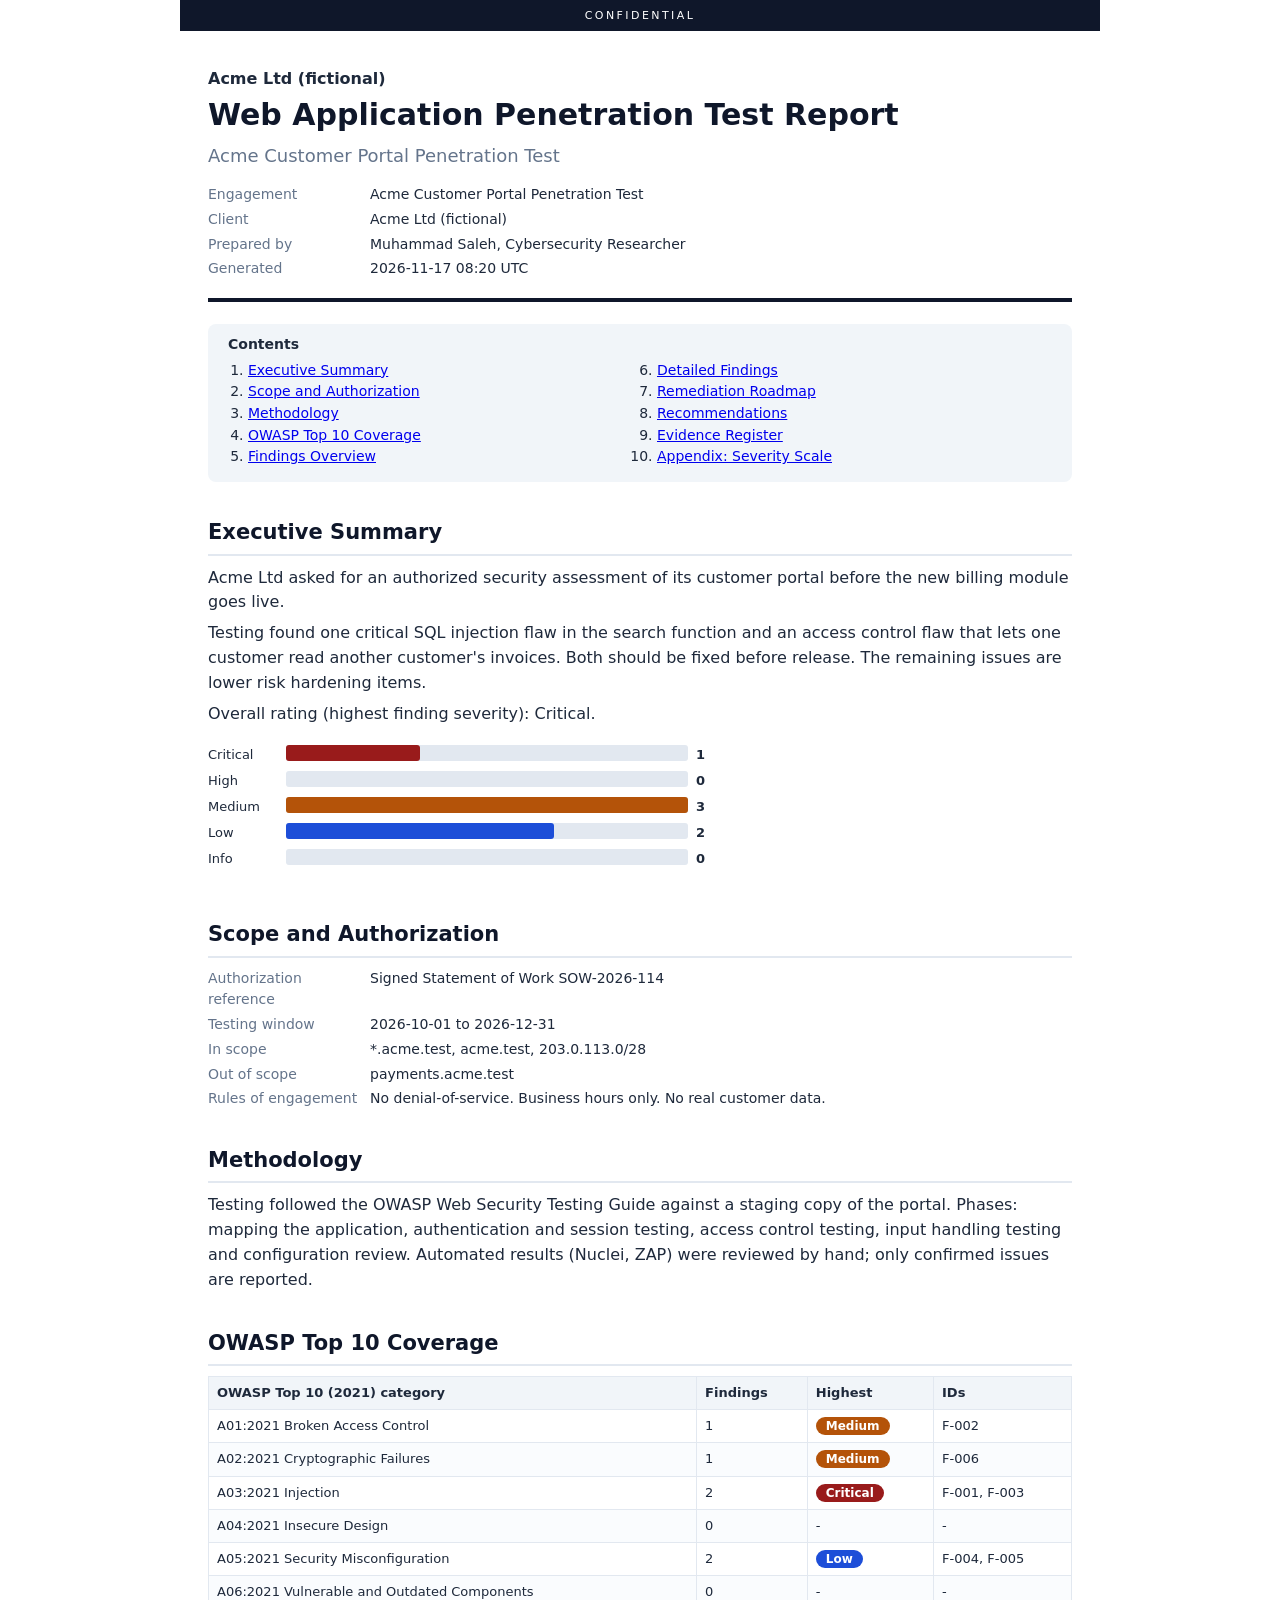
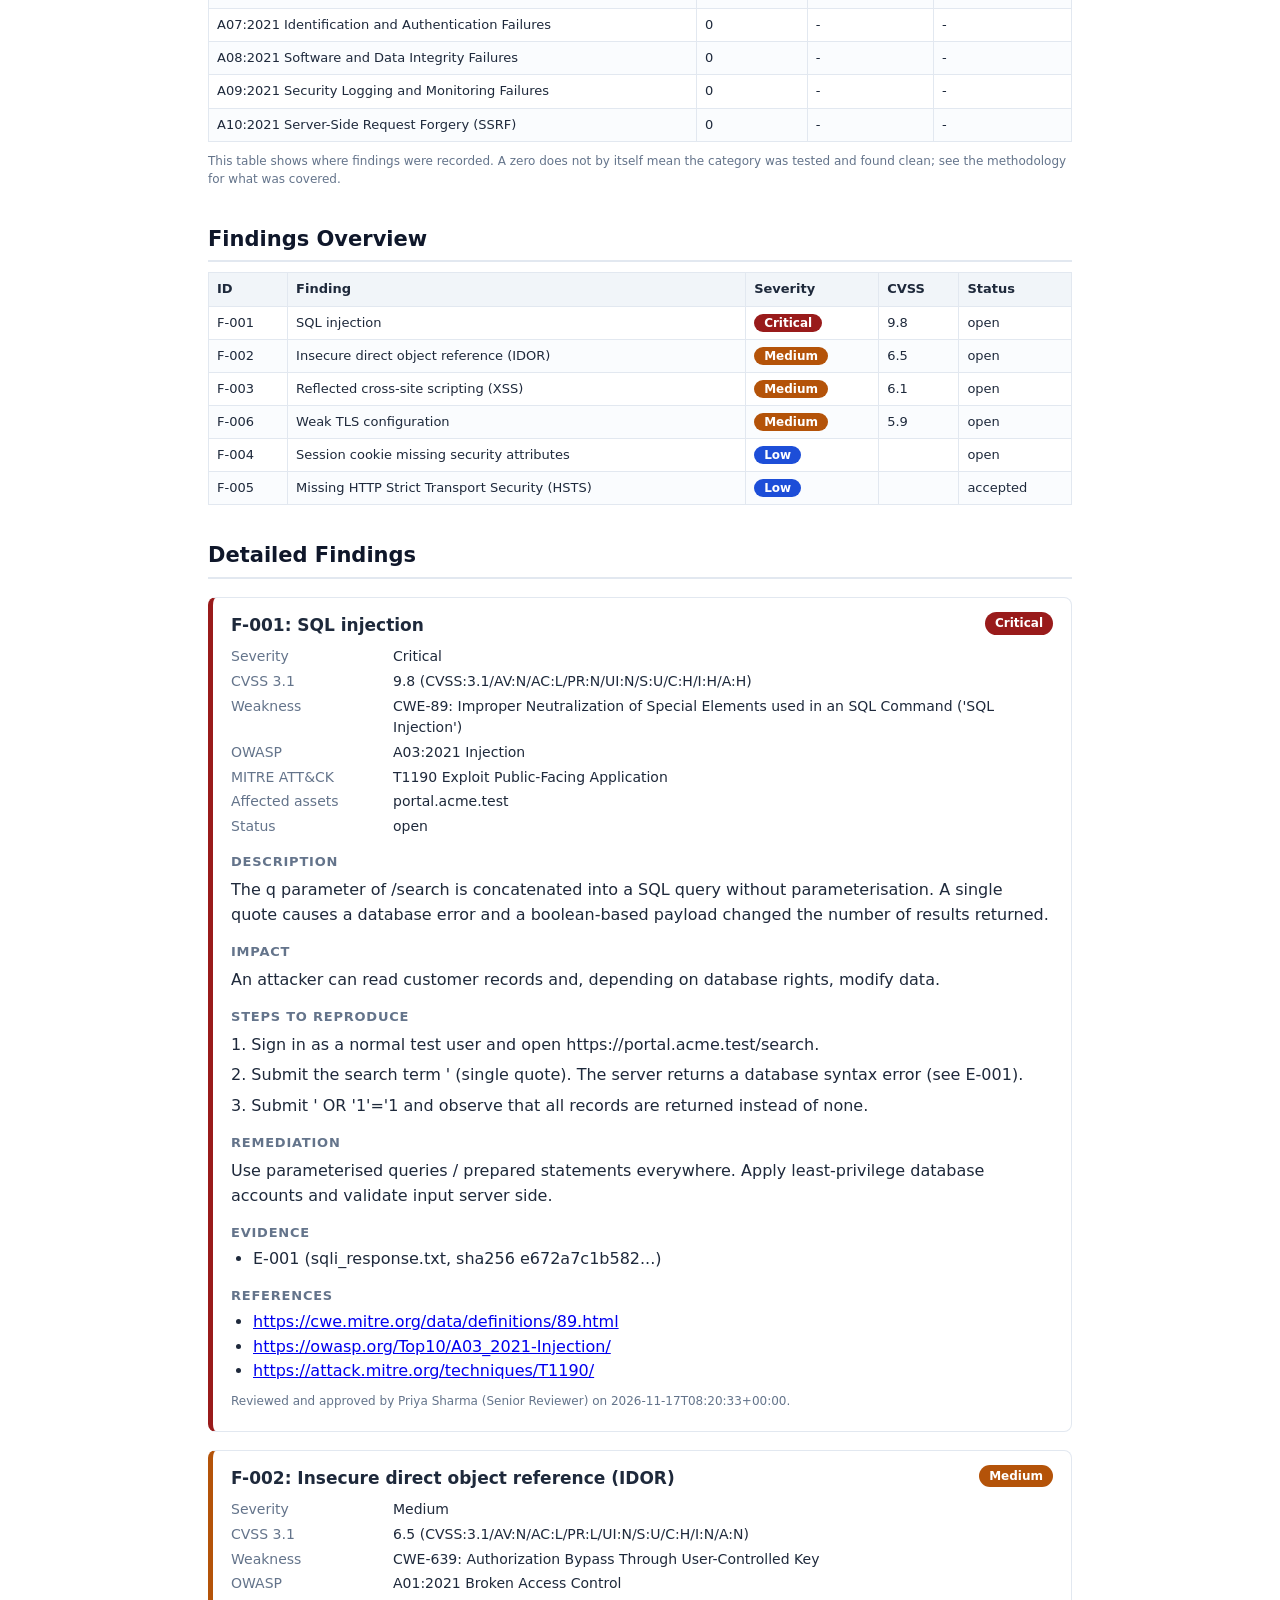
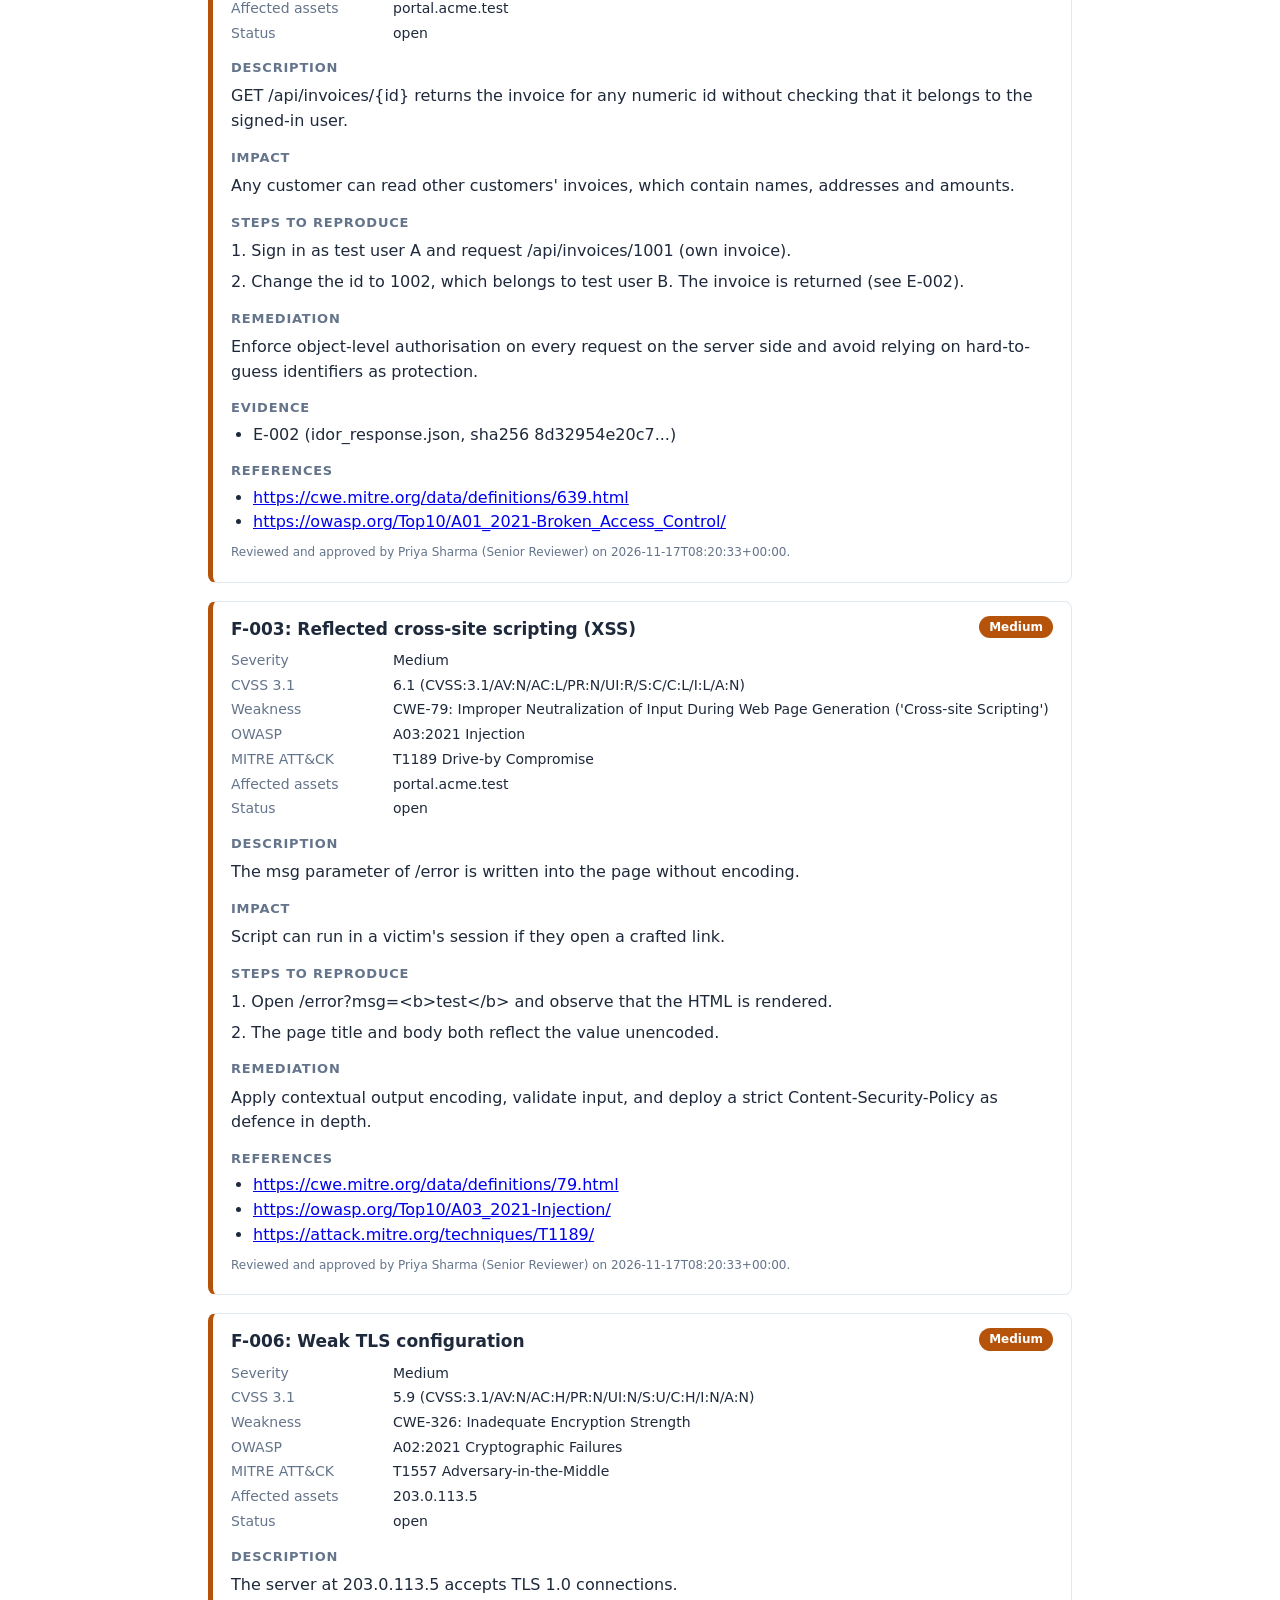
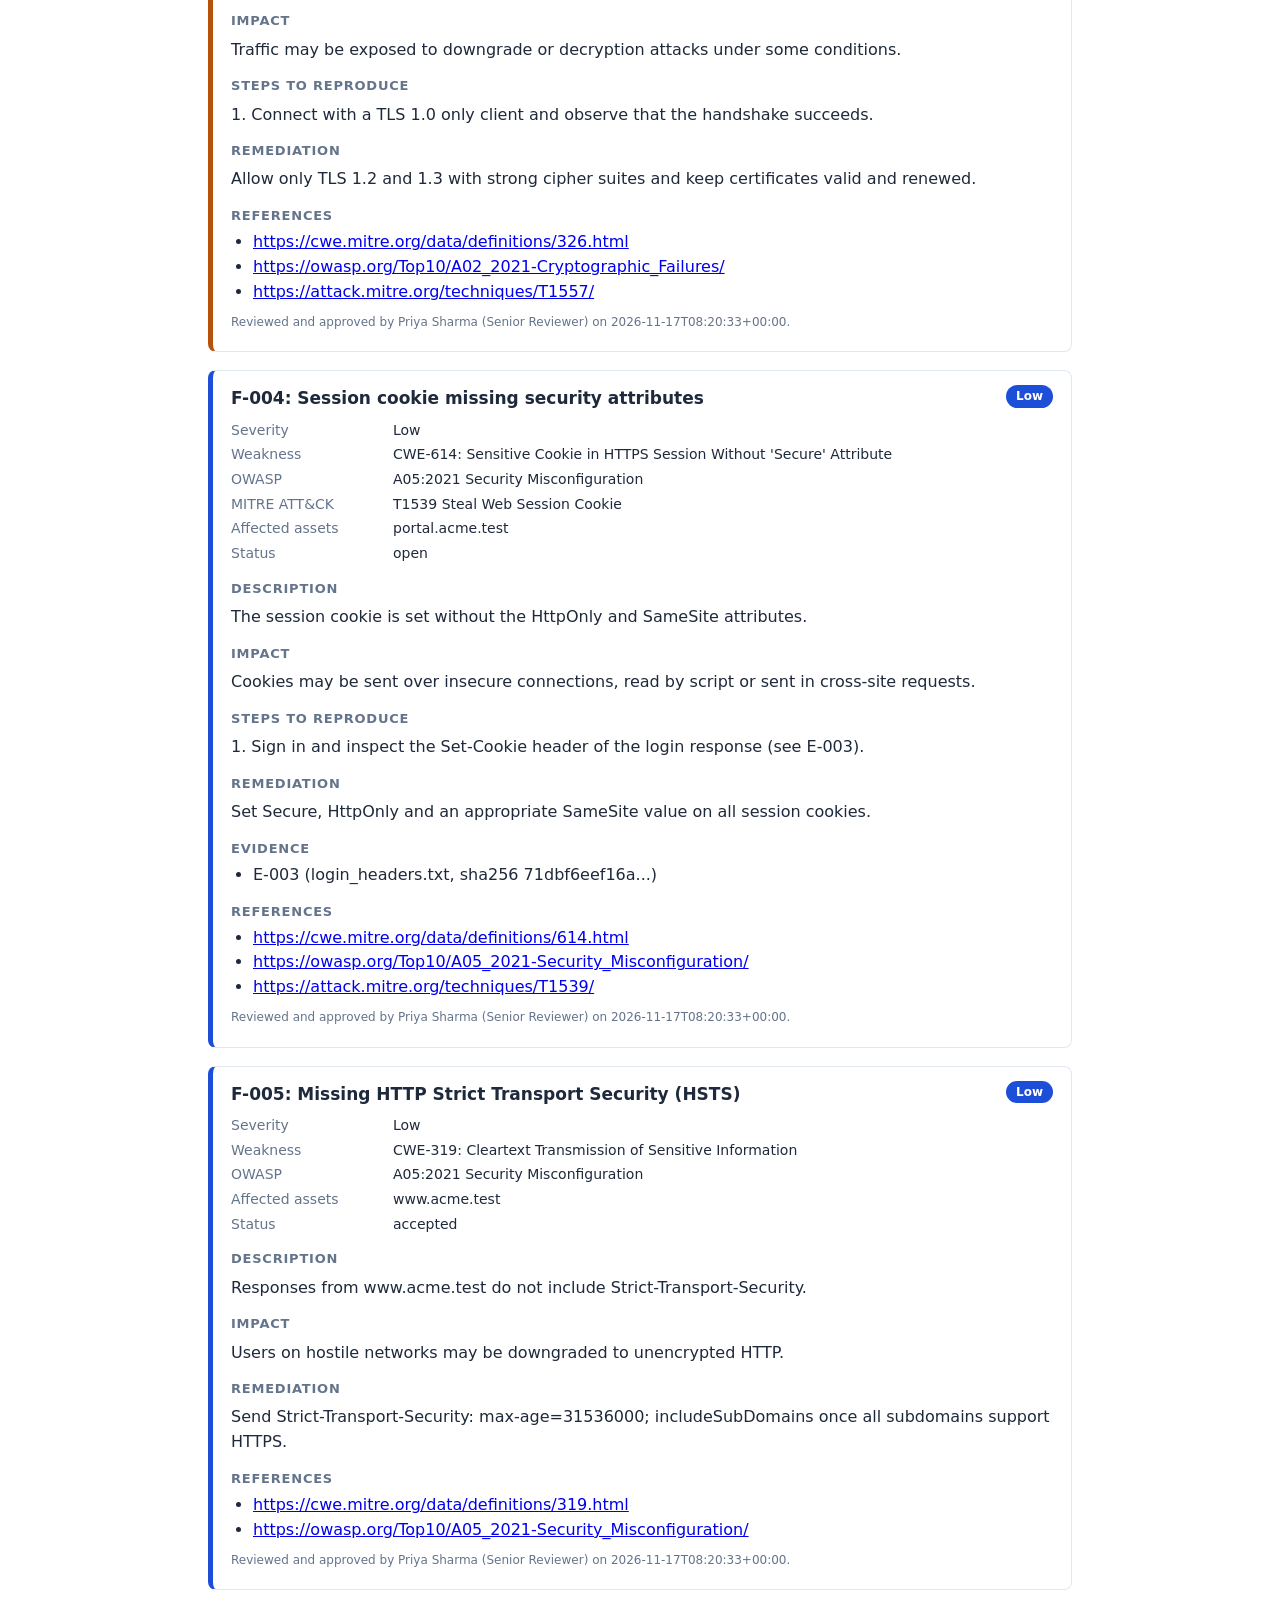
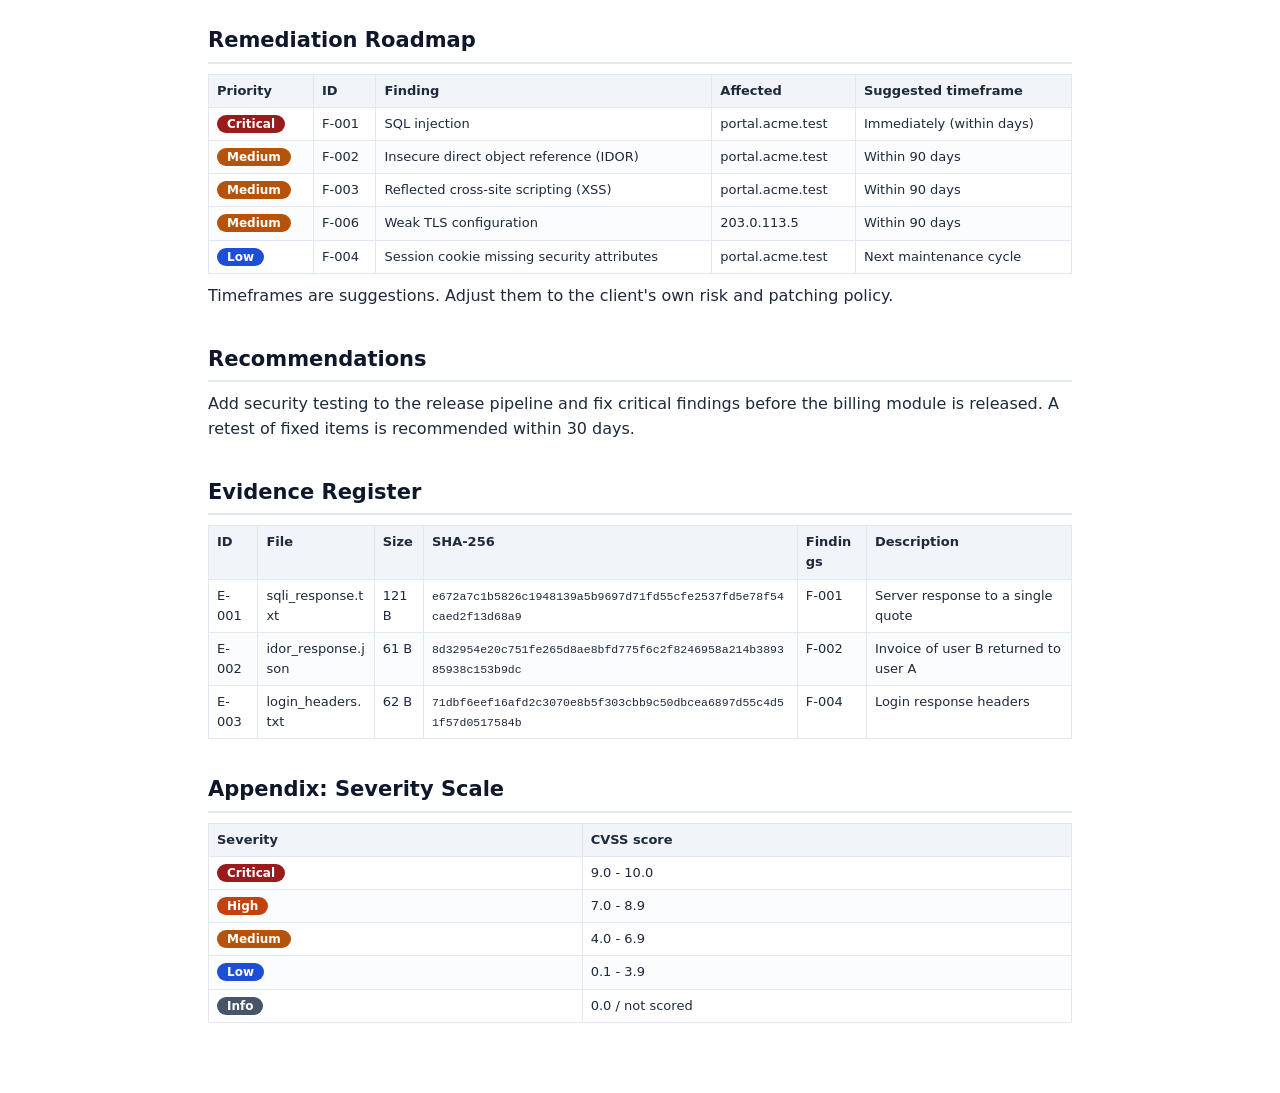
<file: demo_workspace/webpentest-portal/reports/webpentest_Acme_Ltd_fictional__Acme_Customer_Portal_Penetration_Test.html>
<!doctype html><html lang='en'><head><meta charset='utf-8'><meta name='viewport' content='width=device-width,initial-scale=1'><meta name='robots' content='noindex'><title>Web Application Penetration Test Report - Acme Ltd (fictional)</title><style>
:root{--ink:#1e293b;--muted:#64748b;--line:#e2e8f0;--soft:#f1f5f9;--brand:#0f172a}
*{box-sizing:border-box}
body{font-family:"Segoe UI",system-ui,-apple-system,Arial,sans-serif;color:var(--ink);line-height:1.55;
 max-width:920px;margin:0 auto;padding:0 28px 60px;background:#fff}
.banner{background:var(--brand);color:#fff;text-align:center;letter-spacing:.22em;font-size:11px;
 padding:7px;margin:0 -28px}
.cover{padding:36px 0 18px;border-bottom:4px solid var(--brand);margin-bottom:22px}
.cover h1{font-size:30px;margin:0 0 4px;color:var(--brand)}
.cover .sub{font-size:18px;color:var(--muted);margin-bottom:14px}
.meta{display:grid;grid-template-columns:150px 1fr;gap:3px 12px;font-size:14px;margin:0}
.meta dt{color:var(--muted)}.meta dd{margin:0}
h2{font-size:21px;margin:34px 0 10px;padding-bottom:5px;border-bottom:2px solid var(--line);color:var(--brand)}
h3{font-size:17px;margin:0 0 8px;display:flex;gap:10px;align-items:flex-start;justify-content:space-between}
h4{font-size:13px;text-transform:uppercase;letter-spacing:.06em;color:var(--muted);margin:14px 0 4px}
p{margin:6px 0}.small{font-size:12px;color:var(--muted)}
.sev{color:#fff;padding:2px 10px;border-radius:999px;font-size:12px;font-weight:700;white-space:nowrap}
.finding{border:1px solid var(--line);border-left:5px solid var(--muted);border-radius:8px;
 padding:14px 18px;margin:18px 0;break-inside:avoid-page}
table{border-collapse:collapse;width:100%;font-size:13px;margin:10px 0}
th,td{border:1px solid var(--line);padding:6px 8px;text-align:left;vertical-align:top;overflow-wrap:anywhere}
th{background:var(--soft)}tr:nth-child(even) td{background:#fafcfe}
code,.mono{font-family:Consolas,Menlo,monospace;font-size:11.5px}
.note{padding:9px 12px;border-radius:6px;margin:10px 0;font-size:14px}
.note.draft{background:#fef3c7;border:1px solid #f59e0b}.note.info{background:#e0f2fe;border:1px solid #38bdf8}
.toc{background:var(--soft);border-radius:8px;padding:10px 20px;font-size:14px;margin:16px 0}
.toc ol{margin:4px 0;padding-left:20px;columns:2}
.chart{margin:12px 0}
ul{margin:4px 0 8px;padding-left:22px}
@media print{body{padding:0;max-width:none}.banner{position:fixed;top:0;left:0;right:0;margin:0}
 .cover{padding-top:40px}h2{break-after:avoid}.toc{display:none}}
@page{margin:16mm 14mm}
</style></head><body style='--brand:#0f172a'><div class='banner'>CONFIDENTIAL</div><header class='cover'><div class='brand-row'><strong>Acme Ltd (fictional)</strong></div><h1>Web Application Penetration Test Report</h1><div class='sub'>Acme Customer Portal Penetration Test</div><dl class='meta'><dt>Engagement</dt><dd>Acme Customer Portal Penetration Test</dd><dt>Client</dt><dd>Acme Ltd (fictional)</dd><dt>Prepared by</dt><dd>Muhammad Saleh, Cybersecurity Researcher</dd><dt>Generated</dt><dd>2026-11-17 08:20 UTC</dd></dl></header><nav class='toc'><b>Contents</b><ol><li><a href='#executive-summary'>Executive Summary</a></li><li><a href='#scope-and-authorization'>Scope and Authorization</a></li><li><a href='#methodology'>Methodology</a></li><li><a href='#owasp-top-10-coverage'>OWASP Top 10 Coverage</a></li><li><a href='#findings-overview'>Findings Overview</a></li><li><a href='#detailed-findings'>Detailed Findings</a></li><li><a href='#remediation-roadmap'>Remediation Roadmap</a></li><li><a href='#recommendations'>Recommendations</a></li><li><a href='#evidence-register'>Evidence Register</a></li><li><a href='#appendix-severity-scale'>Appendix: Severity Scale</a></li></ol></nav><h2 id='executive-summary'>Executive Summary</h2><p>Acme Ltd asked for an authorized security assessment of its customer portal before the new billing module goes live.</p><p>Testing found one critical SQL injection flaw in the search function and an access control flaw that lets one customer read another customer&#x27;s invoices. Both should be fixed before release. The remaining issues are lower risk hardening items.</p><p>Overall rating (highest finding severity): Critical.</p><div class='chart'><svg xmlns="http://www.w3.org/2000/svg" viewBox="0 0 520 138" width="520" role="img" aria-label="Findings by severity, 6 in total"><text x="0" y="21" font-size="13" fill="#1e293b">Critical</text><rect x="78" y="7" width="402" height="16" rx="3" fill="#e2e8f0"/><rect x="78" y="7" width="134" height="16" rx="3" fill="#991b1b"/><text x="488" y="21" font-size="13" font-weight="600" fill="#1e293b">1</text><text x="0" y="47" font-size="13" fill="#1e293b">High</text><rect x="78" y="33" width="402" height="16" rx="3" fill="#e2e8f0"/><text x="488" y="47" font-size="13" font-weight="600" fill="#1e293b">0</text><text x="0" y="73" font-size="13" fill="#1e293b">Medium</text><rect x="78" y="59" width="402" height="16" rx="3" fill="#e2e8f0"/><rect x="78" y="59" width="402" height="16" rx="3" fill="#b45309"/><text x="488" y="73" font-size="13" font-weight="600" fill="#1e293b">3</text><text x="0" y="99" font-size="13" fill="#1e293b">Low</text><rect x="78" y="85" width="402" height="16" rx="3" fill="#e2e8f0"/><rect x="78" y="85" width="268" height="16" rx="3" fill="#1d4ed8"/><text x="488" y="99" font-size="13" font-weight="600" fill="#1e293b">2</text><text x="0" y="125" font-size="13" fill="#1e293b">Info</text><rect x="78" y="111" width="402" height="16" rx="3" fill="#e2e8f0"/><text x="488" y="125" font-size="13" font-weight="600" fill="#1e293b">0</text></svg></div><h2 id='scope-and-authorization'>Scope and Authorization</h2><dl class='meta'><dt>Authorization reference</dt><dd>Signed Statement of Work SOW-2026-114</dd><dt>Testing window</dt><dd>2026-10-01 to 2026-12-31</dd><dt>In scope</dt><dd>*.acme.test, acme.test, 203.0.113.0/28</dd><dt>Out of scope</dt><dd>payments.acme.test</dd><dt>Rules of engagement</dt><dd>No denial-of-service. Business hours only. No real customer data.</dd></dl><h2 id='methodology'>Methodology</h2><p>Testing followed the OWASP Web Security Testing Guide against a staging copy of the portal. Phases: mapping the application, authentication and session testing, access control testing, input handling testing and configuration review. Automated results (Nuclei, ZAP) were reviewed by hand; only confirmed issues are reported.</p><h2 id='owasp-top-10-coverage'>OWASP Top 10 Coverage</h2><table><thead><tr><th>OWASP Top 10 (2021) category</th><th>Findings</th><th>Highest</th><th>IDs</th></tr></thead><tbody><tr><td>A01:2021 Broken Access Control</td><td>1</td><td><span class='sev' style='background:#b45309'>Medium</span></td><td>F-002</td></tr><tr><td>A02:2021 Cryptographic Failures</td><td>1</td><td><span class='sev' style='background:#b45309'>Medium</span></td><td>F-006</td></tr><tr><td>A03:2021 Injection</td><td>2</td><td><span class='sev' style='background:#991b1b'>Critical</span></td><td>F-001, F-003</td></tr><tr><td>A04:2021 Insecure Design</td><td>0</td><td>-</td><td>-</td></tr><tr><td>A05:2021 Security Misconfiguration</td><td>2</td><td><span class='sev' style='background:#1d4ed8'>Low</span></td><td>F-004, F-005</td></tr><tr><td>A06:2021 Vulnerable and Outdated Components</td><td>0</td><td>-</td><td>-</td></tr><tr><td>A07:2021 Identification and Authentication Failures</td><td>0</td><td>-</td><td>-</td></tr><tr><td>A08:2021 Software and Data Integrity Failures</td><td>0</td><td>-</td><td>-</td></tr><tr><td>A09:2021 Security Logging and Monitoring Failures</td><td>0</td><td>-</td><td>-</td></tr><tr><td>A10:2021 Server-Side Request Forgery (SSRF)</td><td>0</td><td>-</td><td>-</td></tr></tbody></table><p class='small'>This table shows where findings were recorded. A zero does not by itself mean the category was tested and found clean; see the methodology for what was covered.</p><h2 id='findings-overview'>Findings Overview</h2><table><thead><tr><th>ID</th><th>Finding</th><th>Severity</th><th>CVSS</th><th>Status</th></tr></thead><tbody><tr><td>F-001</td><td>SQL injection</td><td><span class='sev' style='background:#991b1b'>Critical</span></td><td>9.8</td><td>open</td></tr><tr><td>F-002</td><td>Insecure direct object reference (IDOR)</td><td><span class='sev' style='background:#b45309'>Medium</span></td><td>6.5</td><td>open</td></tr><tr><td>F-003</td><td>Reflected cross-site scripting (XSS)</td><td><span class='sev' style='background:#b45309'>Medium</span></td><td>6.1</td><td>open</td></tr><tr><td>F-006</td><td>Weak TLS configuration</td><td><span class='sev' style='background:#b45309'>Medium</span></td><td>5.9</td><td>open</td></tr><tr><td>F-004</td><td>Session cookie missing security attributes</td><td><span class='sev' style='background:#1d4ed8'>Low</span></td><td></td><td>open</td></tr><tr><td>F-005</td><td>Missing HTTP Strict Transport Security (HSTS)</td><td><span class='sev' style='background:#1d4ed8'>Low</span></td><td></td><td>accepted</td></tr></tbody></table><h2 id='detailed-findings'>Detailed Findings</h2><div class='finding' id='F-001' style='border-left-color:#991b1b'><h3><span>F-001: SQL injection</span><span class='sev' style='background:#991b1b'>Critical</span></h3><dl class='meta'><dt>Severity</dt><dd>Critical</dd><dt>CVSS 3.1</dt><dd>9.8  (CVSS:3.1/AV:N/AC:L/PR:N/UI:N/S:U/C:H/I:H/A:H)</dd><dt>Weakness</dt><dd>CWE-89: Improper Neutralization of Special Elements used in an SQL Command (&#x27;SQL Injection&#x27;)</dd><dt>OWASP</dt><dd>A03:2021 Injection</dd><dt>MITRE ATT&amp;CK</dt><dd>T1190 Exploit Public-Facing Application</dd><dt>Affected assets</dt><dd>portal.acme.test</dd><dt>Status</dt><dd>open</dd></dl><h4>Description</h4><p>The q parameter of /search is concatenated into a SQL query without parameterisation. A single quote causes a database error and a boolean-based payload changed the number of results returned.</p><h4>Impact</h4><p>An attacker can read customer records and, depending on database rights, modify data.</p><h4>Steps to reproduce</h4><p>1. Sign in as a normal test user and open https://portal.acme.test/search.</p><p>2. Submit the search term &#x27; (single quote). The server returns a database syntax error (see E-001).</p><p>3. Submit &#x27; OR &#x27;1&#x27;=&#x27;1 and observe that all records are returned instead of none.</p><h4>Remediation</h4><p>Use parameterised queries / prepared statements everywhere. Apply least-privilege database accounts and validate input server side.</p><h4>Evidence</h4><ul><li>E-001 (sqli_response.txt, sha256 e672a7c1b582...)</li></ul><h4>References</h4><ul><li><a href="https://cwe.mitre.org/data/definitions/89.html" rel="noopener noreferrer" target="_blank">https://cwe.mitre.org/data/definitions/89.html</a></li><li><a href="https://owasp.org/Top10/A03_2021-Injection/" rel="noopener noreferrer" target="_blank">https://owasp.org/Top10/A03_2021-Injection/</a></li><li><a href="https://attack.mitre.org/techniques/T1190/" rel="noopener noreferrer" target="_blank">https://attack.mitre.org/techniques/T1190/</a></li></ul><p class='small'>Reviewed and approved by Priya Sharma (Senior Reviewer) on 2026-11-17T08:20:33+00:00.</p></div><div class='finding' id='F-002' style='border-left-color:#b45309'><h3><span>F-002: Insecure direct object reference (IDOR)</span><span class='sev' style='background:#b45309'>Medium</span></h3><dl class='meta'><dt>Severity</dt><dd>Medium</dd><dt>CVSS 3.1</dt><dd>6.5  (CVSS:3.1/AV:N/AC:L/PR:L/UI:N/S:U/C:H/I:N/A:N)</dd><dt>Weakness</dt><dd>CWE-639: Authorization Bypass Through User-Controlled Key</dd><dt>OWASP</dt><dd>A01:2021 Broken Access Control</dd><dt>Affected assets</dt><dd>portal.acme.test</dd><dt>Status</dt><dd>open</dd></dl><h4>Description</h4><p>GET /api/invoices/{id} returns the invoice for any numeric id without checking that it belongs to the signed-in user.</p><h4>Impact</h4><p>Any customer can read other customers&#x27; invoices, which contain names, addresses and amounts.</p><h4>Steps to reproduce</h4><p>1. Sign in as test user A and request /api/invoices/1001 (own invoice).</p><p>2. Change the id to 1002, which belongs to test user B. The invoice is returned (see E-002).</p><h4>Remediation</h4><p>Enforce object-level authorisation on every request on the server side and avoid relying on hard-to-guess identifiers as protection.</p><h4>Evidence</h4><ul><li>E-002 (idor_response.json, sha256 8d32954e20c7...)</li></ul><h4>References</h4><ul><li><a href="https://cwe.mitre.org/data/definitions/639.html" rel="noopener noreferrer" target="_blank">https://cwe.mitre.org/data/definitions/639.html</a></li><li><a href="https://owasp.org/Top10/A01_2021-Broken_Access_Control/" rel="noopener noreferrer" target="_blank">https://owasp.org/Top10/A01_2021-Broken_Access_Control/</a></li></ul><p class='small'>Reviewed and approved by Priya Sharma (Senior Reviewer) on 2026-11-17T08:20:33+00:00.</p></div><div class='finding' id='F-003' style='border-left-color:#b45309'><h3><span>F-003: Reflected cross-site scripting (XSS)</span><span class='sev' style='background:#b45309'>Medium</span></h3><dl class='meta'><dt>Severity</dt><dd>Medium</dd><dt>CVSS 3.1</dt><dd>6.1  (CVSS:3.1/AV:N/AC:L/PR:N/UI:R/S:C/C:L/I:L/A:N)</dd><dt>Weakness</dt><dd>CWE-79: Improper Neutralization of Input During Web Page Generation (&#x27;Cross-site Scripting&#x27;)</dd><dt>OWASP</dt><dd>A03:2021 Injection</dd><dt>MITRE ATT&amp;CK</dt><dd>T1189 Drive-by Compromise</dd><dt>Affected assets</dt><dd>portal.acme.test</dd><dt>Status</dt><dd>open</dd></dl><h4>Description</h4><p>The msg parameter of /error is written into the page without encoding.</p><h4>Impact</h4><p>Script can run in a victim&#x27;s session if they open a crafted link.</p><h4>Steps to reproduce</h4><p>1. Open /error?msg=&lt;b&gt;test&lt;/b&gt; and observe that the HTML is rendered.</p><p>2. The page title and body both reflect the value unencoded.</p><h4>Remediation</h4><p>Apply contextual output encoding, validate input, and deploy a strict Content-Security-Policy as defence in depth.</p><h4>References</h4><ul><li><a href="https://cwe.mitre.org/data/definitions/79.html" rel="noopener noreferrer" target="_blank">https://cwe.mitre.org/data/definitions/79.html</a></li><li><a href="https://owasp.org/Top10/A03_2021-Injection/" rel="noopener noreferrer" target="_blank">https://owasp.org/Top10/A03_2021-Injection/</a></li><li><a href="https://attack.mitre.org/techniques/T1189/" rel="noopener noreferrer" target="_blank">https://attack.mitre.org/techniques/T1189/</a></li></ul><p class='small'>Reviewed and approved by Priya Sharma (Senior Reviewer) on 2026-11-17T08:20:33+00:00.</p></div><div class='finding' id='F-006' style='border-left-color:#b45309'><h3><span>F-006: Weak TLS configuration</span><span class='sev' style='background:#b45309'>Medium</span></h3><dl class='meta'><dt>Severity</dt><dd>Medium</dd><dt>CVSS 3.1</dt><dd>5.9  (CVSS:3.1/AV:N/AC:H/PR:N/UI:N/S:U/C:H/I:N/A:N)</dd><dt>Weakness</dt><dd>CWE-326: Inadequate Encryption Strength</dd><dt>OWASP</dt><dd>A02:2021 Cryptographic Failures</dd><dt>MITRE ATT&amp;CK</dt><dd>T1557 Adversary-in-the-Middle</dd><dt>Affected assets</dt><dd>203.0.113.5</dd><dt>Status</dt><dd>open</dd></dl><h4>Description</h4><p>The server at 203.0.113.5 accepts TLS 1.0 connections.</p><h4>Impact</h4><p>Traffic may be exposed to downgrade or decryption attacks under some conditions.</p><h4>Steps to reproduce</h4><p>1. Connect with a TLS 1.0 only client and observe that the handshake succeeds.</p><h4>Remediation</h4><p>Allow only TLS 1.2 and 1.3 with strong cipher suites and keep certificates valid and renewed.</p><h4>References</h4><ul><li><a href="https://cwe.mitre.org/data/definitions/326.html" rel="noopener noreferrer" target="_blank">https://cwe.mitre.org/data/definitions/326.html</a></li><li><a href="https://owasp.org/Top10/A02_2021-Cryptographic_Failures/" rel="noopener noreferrer" target="_blank">https://owasp.org/Top10/A02_2021-Cryptographic_Failures/</a></li><li><a href="https://attack.mitre.org/techniques/T1557/" rel="noopener noreferrer" target="_blank">https://attack.mitre.org/techniques/T1557/</a></li></ul><p class='small'>Reviewed and approved by Priya Sharma (Senior Reviewer) on 2026-11-17T08:20:33+00:00.</p></div><div class='finding' id='F-004' style='border-left-color:#1d4ed8'><h3><span>F-004: Session cookie missing security attributes</span><span class='sev' style='background:#1d4ed8'>Low</span></h3><dl class='meta'><dt>Severity</dt><dd>Low</dd><dt>Weakness</dt><dd>CWE-614: Sensitive Cookie in HTTPS Session Without &#x27;Secure&#x27; Attribute</dd><dt>OWASP</dt><dd>A05:2021 Security Misconfiguration</dd><dt>MITRE ATT&amp;CK</dt><dd>T1539 Steal Web Session Cookie</dd><dt>Affected assets</dt><dd>portal.acme.test</dd><dt>Status</dt><dd>open</dd></dl><h4>Description</h4><p>The session cookie is set without the HttpOnly and SameSite attributes.</p><h4>Impact</h4><p>Cookies may be sent over insecure connections, read by script or sent in cross-site requests.</p><h4>Steps to reproduce</h4><p>1. Sign in and inspect the Set-Cookie header of the login response (see E-003).</p><h4>Remediation</h4><p>Set Secure, HttpOnly and an appropriate SameSite value on all session cookies.</p><h4>Evidence</h4><ul><li>E-003 (login_headers.txt, sha256 71dbf6eef16a...)</li></ul><h4>References</h4><ul><li><a href="https://cwe.mitre.org/data/definitions/614.html" rel="noopener noreferrer" target="_blank">https://cwe.mitre.org/data/definitions/614.html</a></li><li><a href="https://owasp.org/Top10/A05_2021-Security_Misconfiguration/" rel="noopener noreferrer" target="_blank">https://owasp.org/Top10/A05_2021-Security_Misconfiguration/</a></li><li><a href="https://attack.mitre.org/techniques/T1539/" rel="noopener noreferrer" target="_blank">https://attack.mitre.org/techniques/T1539/</a></li></ul><p class='small'>Reviewed and approved by Priya Sharma (Senior Reviewer) on 2026-11-17T08:20:33+00:00.</p></div><div class='finding' id='F-005' style='border-left-color:#1d4ed8'><h3><span>F-005: Missing HTTP Strict Transport Security (HSTS)</span><span class='sev' style='background:#1d4ed8'>Low</span></h3><dl class='meta'><dt>Severity</dt><dd>Low</dd><dt>Weakness</dt><dd>CWE-319: Cleartext Transmission of Sensitive Information</dd><dt>OWASP</dt><dd>A05:2021 Security Misconfiguration</dd><dt>Affected assets</dt><dd>www.acme.test</dd><dt>Status</dt><dd>accepted</dd></dl><h4>Description</h4><p>Responses from www.acme.test do not include Strict-Transport-Security.</p><h4>Impact</h4><p>Users on hostile networks may be downgraded to unencrypted HTTP.</p><h4>Remediation</h4><p>Send Strict-Transport-Security: max-age=31536000; includeSubDomains once all subdomains support HTTPS.</p><h4>References</h4><ul><li><a href="https://cwe.mitre.org/data/definitions/319.html" rel="noopener noreferrer" target="_blank">https://cwe.mitre.org/data/definitions/319.html</a></li><li><a href="https://owasp.org/Top10/A05_2021-Security_Misconfiguration/" rel="noopener noreferrer" target="_blank">https://owasp.org/Top10/A05_2021-Security_Misconfiguration/</a></li></ul><p class='small'>Reviewed and approved by Priya Sharma (Senior Reviewer) on 2026-11-17T08:20:33+00:00.</p></div><h2 id='remediation-roadmap'>Remediation Roadmap</h2><table><thead><tr><th>Priority</th><th>ID</th><th>Finding</th><th>Affected</th><th>Suggested timeframe</th></tr></thead><tbody><tr><td><span class='sev' style='background:#991b1b'>Critical</span></td><td>F-001</td><td>SQL injection</td><td>portal.acme.test</td><td>Immediately (within days)</td></tr><tr><td><span class='sev' style='background:#b45309'>Medium</span></td><td>F-002</td><td>Insecure direct object reference (IDOR)</td><td>portal.acme.test</td><td>Within 90 days</td></tr><tr><td><span class='sev' style='background:#b45309'>Medium</span></td><td>F-003</td><td>Reflected cross-site scripting (XSS)</td><td>portal.acme.test</td><td>Within 90 days</td></tr><tr><td><span class='sev' style='background:#b45309'>Medium</span></td><td>F-006</td><td>Weak TLS configuration</td><td>203.0.113.5</td><td>Within 90 days</td></tr><tr><td><span class='sev' style='background:#1d4ed8'>Low</span></td><td>F-004</td><td>Session cookie missing security attributes</td><td>portal.acme.test</td><td>Next maintenance cycle</td></tr></tbody></table><p>Timeframes are suggestions. Adjust them to the client&#x27;s own risk and patching policy.</p><h2 id='recommendations'>Recommendations</h2><p>Add security testing to the release pipeline and fix critical findings before the billing module is released. A retest of fixed items is recommended within 30 days.</p><h2 id='evidence-register'>Evidence Register</h2><table><thead><tr><th>ID</th><th>File</th><th>Size</th><th>SHA-256</th><th>Findings</th><th>Description</th></tr></thead><tbody><tr><td>E-001</td><td>sqli_response.txt</td><td>121 B</td><td><code>e672a7c1b5826c1948139a5b9697d71fd55cfe2537fd5e78f54caed2f13d68a9</code></td><td>F-001</td><td>Server response to a single quote</td></tr><tr><td>E-002</td><td>idor_response.json</td><td>61 B</td><td><code>8d32954e20c751fe265d8ae8bfd775f6c2f8246958a214b389385938c153b9dc</code></td><td>F-002</td><td>Invoice of user B returned to user A</td></tr><tr><td>E-003</td><td>login_headers.txt</td><td>62 B</td><td><code>71dbf6eef16afd2c3070e8b5f303cbb9c50dbcea6897d55c4d51f57d0517584b</code></td><td>F-004</td><td>Login response headers</td></tr></tbody></table><h2 id='appendix-severity-scale'>Appendix: Severity Scale</h2><table><thead><tr><th>Severity</th><th>CVSS score</th></tr></thead><tbody><tr><td><span class='sev' style='background:#991b1b'>Critical</span></td><td>9.0 - 10.0</td></tr><tr><td><span class='sev' style='background:#c2410c'>High</span></td><td>7.0 - 8.9</td></tr><tr><td><span class='sev' style='background:#b45309'>Medium</span></td><td>4.0 - 6.9</td></tr><tr><td><span class='sev' style='background:#1d4ed8'>Low</span></td><td>0.1 - 3.9</td></tr><tr><td><span class='sev' style='background:#475569'>Info</span></td><td>0.0 / not scored</td></tr></tbody></table></body></html>
</file>
